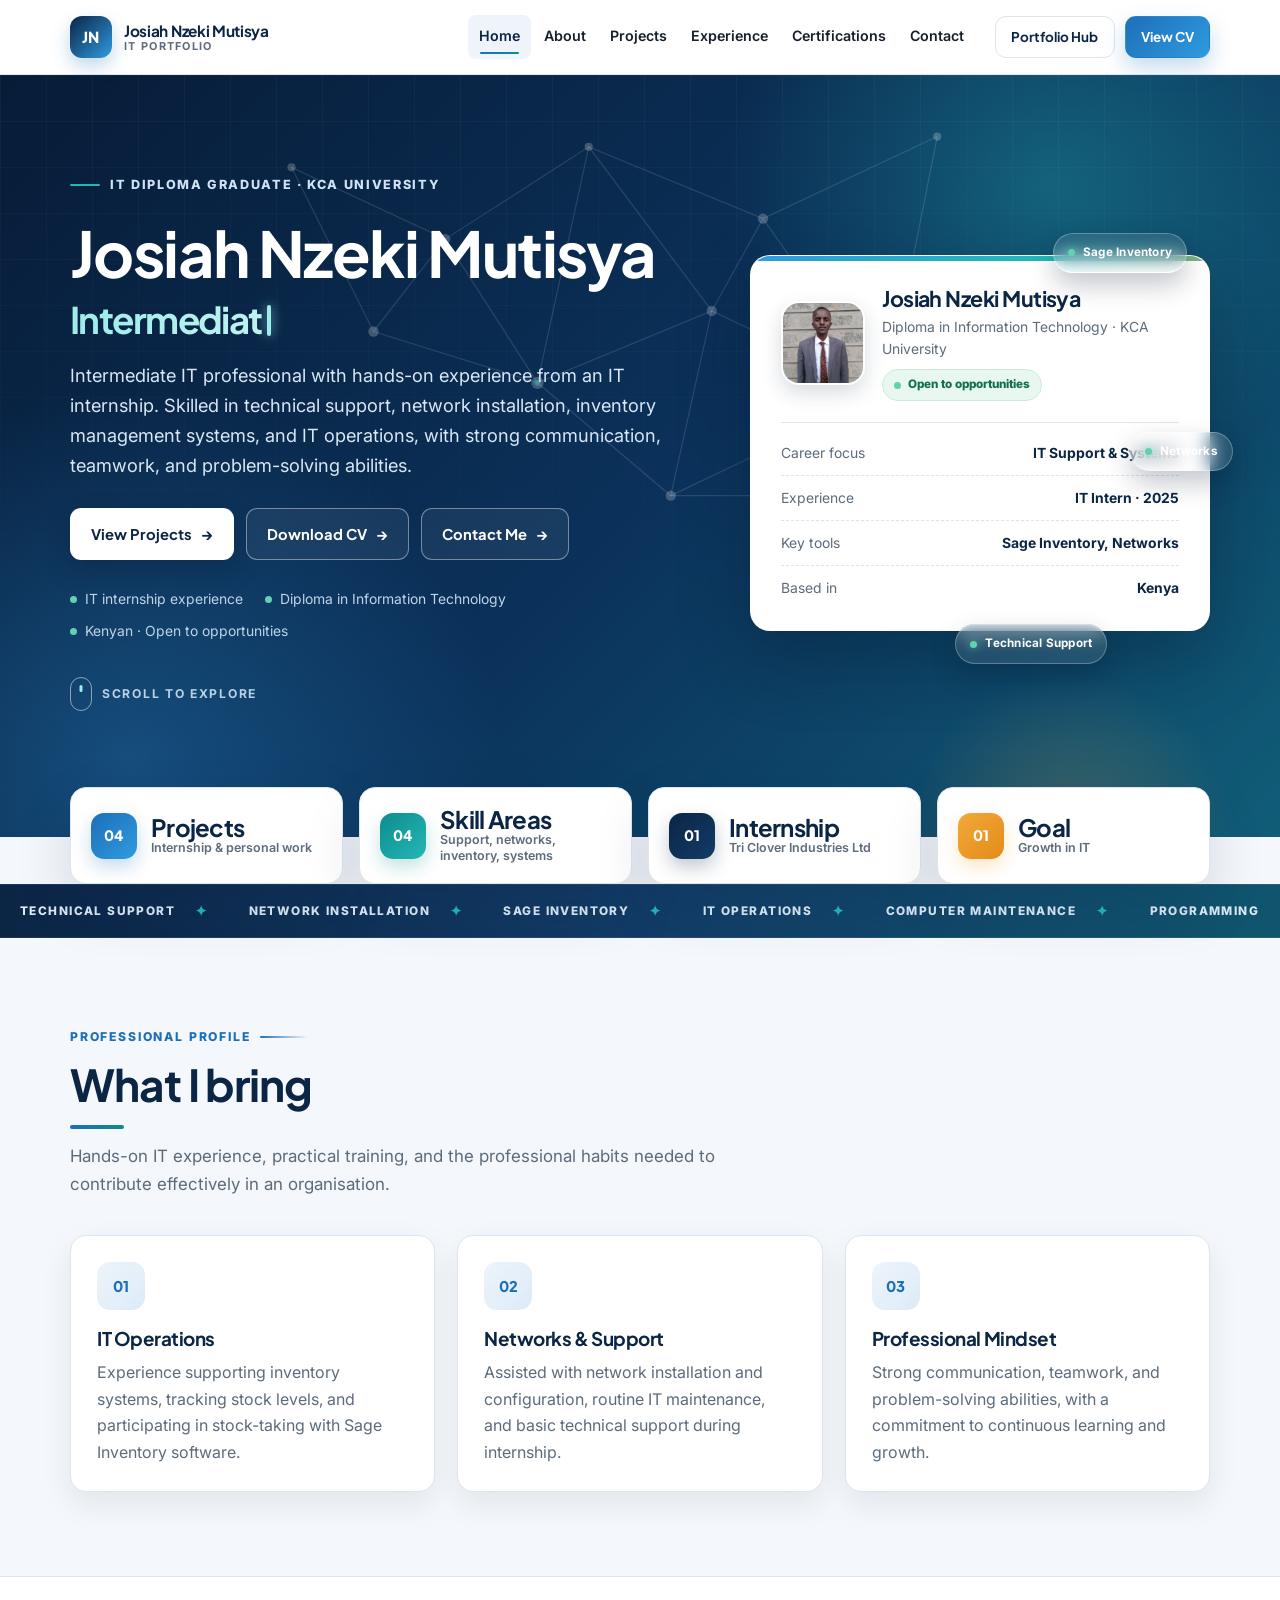
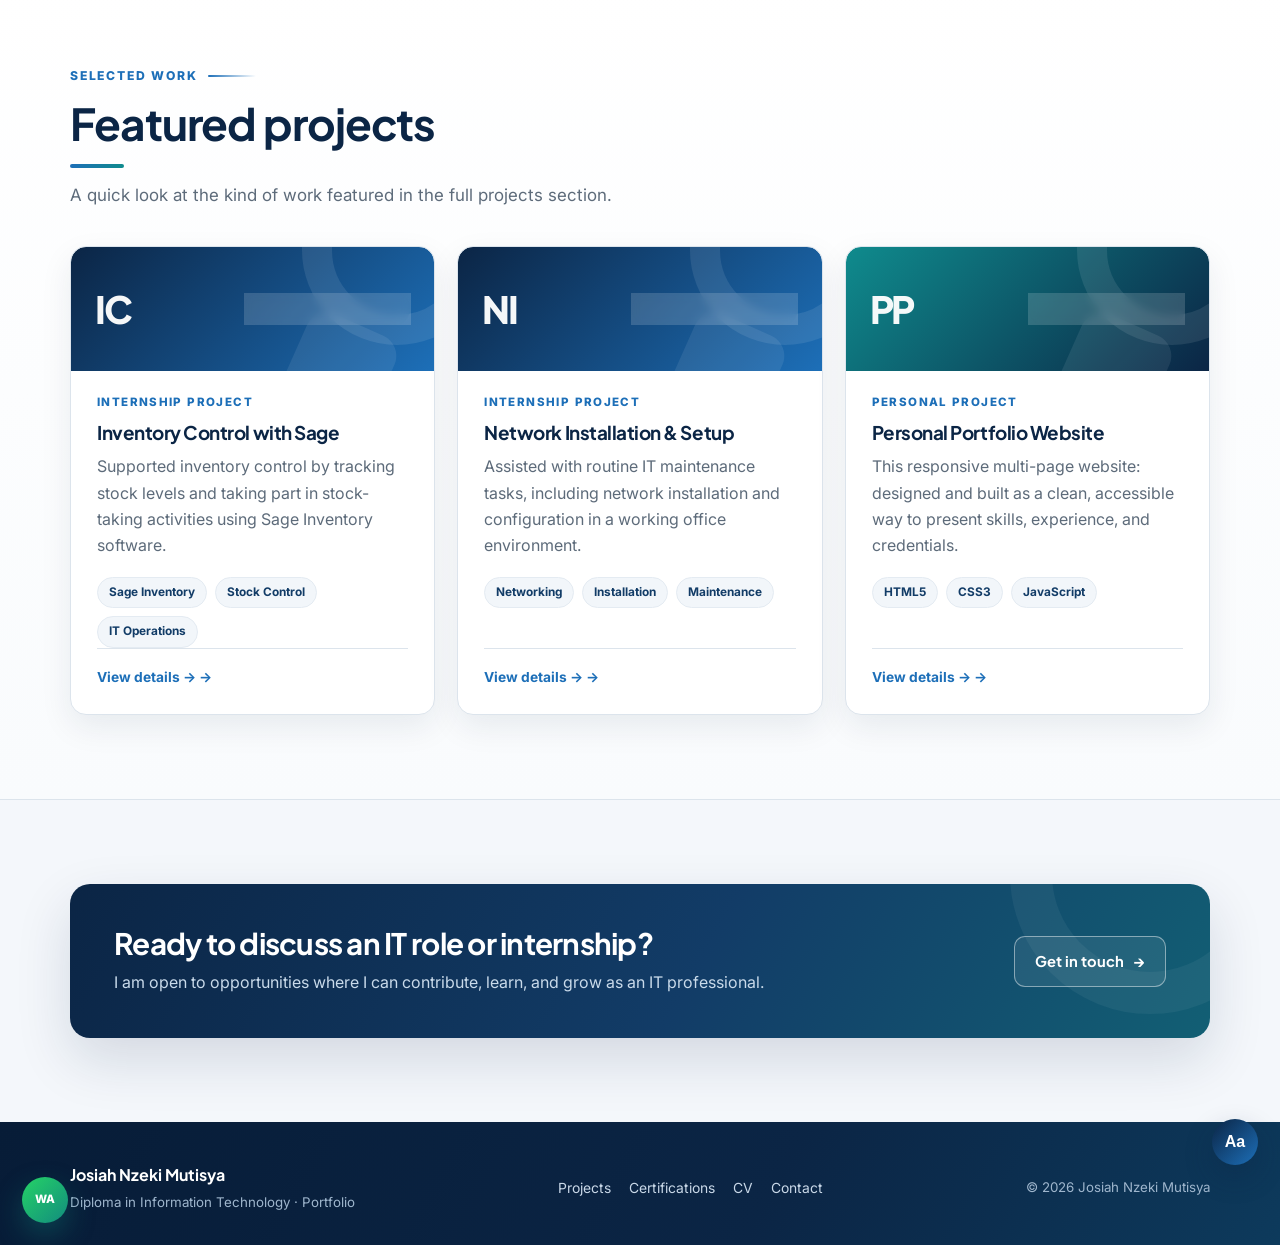
<file: index.html>
<!DOCTYPE html>
<html lang="en">
<head>
  <script>
    (function () {
      try {
        var contrast = localStorage.getItem("portfolio-contrast");
        if (contrast) document.documentElement.dataset.contrast = contrast;
        var size = localStorage.getItem("portfolio-text-size");
        if (size) document.documentElement.style.fontSize = size;
      } catch (e) {}
    })();
  </script>
  <meta charset="UTF-8">
  <meta name="viewport" content="width=device-width, initial-scale=1.0">
  <title>Josiah Nzeki Mutisya | Intermediate IT Professional</title>
  <meta name="description" content="Professional portfolio of Josiah Nzeki Mutisya, Diploma in Information Technology graduate from KCA University. Explore projects, experience, qualifications, and contact details.">
  <link rel="manifest" href="manifest.webmanifest">
  <meta name="theme-color" content="#0b2545">
  <meta name="apple-mobile-web-app-capable" content="yes">
  <meta name="apple-mobile-web-app-status-bar-style" content="black-translucent">
  <link rel="canonical" href="https://joejoris.github.io/Josiah-Nzeki/">
  <link rel="apple-touch-icon" href="assets/apple-touch-icon.png">
  <meta property="og:type" content="website">
  <meta property="og:site_name" content="Josiah Nzeki Mutisya | IT Portfolio">
  <meta property="og:title" content="Josiah Nzeki Mutisya | Intermediate IT Professional">
  <meta property="og:description" content="Professional portfolio of Josiah Nzeki Mutisya, Diploma in Information Technology graduate from KCA University. Explore projects, experience, qualifications, and contact details.">
  <meta property="og:url" content="https://joejoris.github.io/Josiah-Nzeki/">
  <meta property="og:image" content="https://joejoris.github.io/Josiah-Nzeki/assets/og-image.jpg">
  <meta property="og:image:width" content="1200">
  <meta property="og:image:height" content="630">
  <meta name="twitter:card" content="summary_large_image">
  <meta name="twitter:title" content="Josiah Nzeki Mutisya | Intermediate IT Professional">
  <meta name="twitter:description" content="Professional portfolio of Josiah Nzeki Mutisya, Diploma in Information Technology graduate from KCA University. Explore projects, experience, qualifications, and contact details.">
  <meta name="twitter:image" content="https://joejoris.github.io/Josiah-Nzeki/assets/og-image.jpg">
  <script type="application/ld+json">
{
  "@context": "https://schema.org",
  "@type": "Person",
  "name": "Josiah Nzeki Mutisya",
  "jobTitle": "Intermediate IT Professional",
  "email": "mailto:josiahnzeki456@gmail.com",
  "telephone": "0740471975",
  "url": "https://joejoris.github.io/Josiah-Nzeki/",
  "image": "https://joejoris.github.io/Josiah-Nzeki/assets/profile.jpg",
  "alumniOf": {
    "@type": "CollegeOrUniversity",
    "name": "KCA University"
  },
  "knowsAbout": [
    "Technical Support",
    "Network Installation",
    "Sage Inventory",
    "IT Operations",
    "Computer Maintenance"
  ]
}
  </script>
  <link rel="icon" href="assets/favicon.svg" type="image/svg+xml">
  <link rel="stylesheet" href="css/style.css">
  <script src="js/main.js" defer></script>
</head>
<body>
  <a class="skip-link" href="#main-content">Skip to main content</a>

  <header class="site-header">
    <div class="nav-container">
      <a class="brand" href="index.html" aria-label="Josiah Nzeki Mutisya home">
        <span class="brand-mark">JN</span>
        <span class="brand-text"><strong>Josiah Nzeki Mutisya</strong><span>IT Portfolio</span></span>
      </a>

      <button class="menu-toggle" type="button" aria-label="Open navigation menu" aria-expanded="false" aria-controls="primary-navigation">&#9776;</button>

      <nav class="nav-links" id="primary-navigation" aria-label="Primary navigation">
        <a href="index.html" data-page="index.html">Home</a>
        <a href="about.html" data-page="about.html">About</a>
        <a href="projects.html" data-page="projects.html">Projects</a>
        <a href="experience.html" data-page="experience.html">Experience</a>
        <a href="certifications.html" data-page="certifications.html">Certifications</a>
        <a href="contact.html" data-page="contact.html">Contact</a>
      
        <a class="mobile-only" href="cv.html" data-page="cv.html">View CV</a>
        <a class="mobile-only" href="portfolio.html" data-page="portfolio.html">Portfolio Hub</a>
</nav>

      <div class="nav-actions">
        <a class="btn btn-outline btn-small" href="portfolio.html">Portfolio Hub</a>
        <a class="btn btn-primary btn-small" href="cv.html">View CV</a>
      </div>
    </div>
  </header>

  <main id="main-content">
    <section class="hero">
      <div class="container hero-grid">
        <div>
          <span class="eyebrow">IT Diploma Graduate &middot; KCA University</span>
          <h1>Josiah Nzeki Mutisya <span class="hero-role"><span id="typing-text">Intermediate IT professional.</span><i class="type-caret" aria-hidden="true"></i></span></h1>
          <p class="lead">Intermediate IT professional with hands-on experience from an IT internship. Skilled in technical support, network installation, inventory management systems, and IT operations, with strong communication, teamwork, and problem-solving abilities.</p>

          <div class="hero-actions">
            <a class="btn btn-primary" href="projects.html">View Projects</a>
            <a class="btn btn-outline" href="assets/Josiah_Nzeki_Mutisya_CV.pdf" download>Download CV</a>
            <a class="btn btn-outline" href="contact.html">Contact Me</a>
          </div>

          <div class="hero-meta">
            <span><i class="dot" aria-hidden="true"></i> IT internship experience</span>
            <span><i class="dot" aria-hidden="true"></i> Diploma in Information Technology</span>
            <span><i class="dot" aria-hidden="true"></i> Kenyan &middot; Open to opportunities</span>
          </div>

          <a class="scroll-cue" href="#highlights" aria-label="Scroll to portfolio highlights"><span aria-hidden="true"></span> Scroll to explore</a>
        </div>

        <aside class="profile-card" aria-label="Profile summary">
          <div class="profile-top">
            <img src="assets/profile.jpg" alt="Portrait of Josiah Nzeki Mutisya" class="avatar" width="84" height="84" fetchpriority="high">
            <div>
              <h2>Josiah Nzeki Mutisya</h2>
              <p>Diploma in Information Technology &middot; KCA University</p>
              <span class="status"><i class="dot" aria-hidden="true"></i> Open to opportunities</span>
            </div>
          </div>

          <div class="fact-list">
            <div class="fact-row"><span>Career focus</span><span>IT Support &amp; Systems</span></div>
            <div class="fact-row"><span>Experience</span><span>IT Intern &middot; 2025</span></div>
            <div class="fact-row"><span>Key tools</span><span>Sage Inventory, Networks</span></div>
            <div class="fact-row"><span>Based in</span><span>Kenya</span></div>
          </div>
        </aside>

        <div class="hero-floats" aria-hidden="true">
          <span class="float-chip chip-a">Sage Inventory</span>
          <span class="float-chip chip-b">Networks</span>
          <span class="float-chip chip-c">Technical Support</span>
        </div>
      </div>
    </section>

    <section class="stats-strip" id="highlights" aria-label="Portfolio highlights">
      <div class="container stats-grid">
        <div class="stat-card reveal">
          <div class="stat-icon">04</div>
          <div><strong>Projects</strong><span>Internship &amp; personal work</span></div>
        </div>
        <div class="stat-card reveal">
          <div class="stat-icon">04</div>
          <div><strong>Skill Areas</strong><span>Support, networks, inventory, systems</span></div>
        </div>
        <div class="stat-card reveal">
          <div class="stat-icon">01</div>
          <div><strong>Internship</strong><span>Tri Clover Industries Ltd</span></div>
        </div>
        <div class="stat-card reveal">
          <div class="stat-icon">01</div>
          <div><strong>Goal</strong><span>Growth in IT</span></div>
        </div>
      </div>
    </section>

    <section class="section">
      <div class="container">
        <div class="section-heading reveal">
          <span class="kicker">Professional Profile</span>
          <h2>What I bring</h2>
          <p>Hands-on IT experience, practical training, and the professional habits needed to contribute effectively in an organisation.</p>
        </div>

        <div class="grid grid-3">
          <article class="card reveal">
            <div class="card-icon">01</div>
            <h3>IT Operations</h3>
            <p>Experience supporting inventory systems, tracking stock levels, and participating in stock-taking with Sage Inventory software.</p>
          </article>

          <article class="card reveal">
            <div class="card-icon">02</div>
            <h3>Networks &amp; Support</h3>
            <p>Assisted with network installation and configuration, routine IT maintenance, and basic technical support during internship.</p>
          </article>

          <article class="card reveal">
            <div class="card-icon">03</div>
            <h3>Professional Mindset</h3>
            <p>Strong communication, teamwork, and problem-solving abilities, with a commitment to continuous learning and growth.</p>
          </article>
        </div>
      </div>
    </section>

    <section class="section section-alt">
      <div class="container">
        <div class="section-heading reveal">
          <span class="kicker">Selected Work</span>
          <h2>Featured projects</h2>
          <p>A quick look at the kind of work featured in the full projects section.</p>
        </div>

        <div class="grid grid-3">
          <article class="card project-card reveal" data-category="internship">
            <div class="project-meta">Internship Project</div>
            <h3>Inventory Control with Sage</h3>
            <p>Supported inventory control by tracking stock levels and taking part in stock-taking activities using Sage Inventory software.</p>
            <div class="tag-list"><span class="tag">Sage Inventory</span><span class="tag">Stock Control</span><span class="tag">IT Operations</span></div>
            <div class="project-links"><a href="project-sage-inventory.html">View details &rarr;</a></div>
          </article>

          <article class="card project-card reveal" data-category="internship">
            <div class="project-meta">Internship Project</div>
            <h3>Network Installation &amp; Setup</h3>
            <p>Assisted with routine IT maintenance tasks, including network installation and configuration in a working office environment.</p>
            <div class="tag-list"><span class="tag">Networking</span><span class="tag">Installation</span><span class="tag">Maintenance</span></div>
            <div class="project-links"><a href="project-network-installation.html">View details &rarr;</a></div>
          </article>

          <article class="card project-card reveal" data-category="personal">
            <div class="project-meta">Personal Project</div>
            <h3>Personal Portfolio Website</h3>
            <p>This responsive multi-page website: designed and built as a clean, accessible way to present skills, experience, and credentials.</p>
            <div class="tag-list"><span class="tag">HTML5</span><span class="tag">CSS3</span><span class="tag">JavaScript</span></div>
            <div class="project-links"><a href="projects.html">View details &rarr;</a></div>
          </article>
        </div>
      </div>
    </section>

    <section class="section">
      <div class="container">
        <div class="cta-band reveal">
          <div>
            <h2>Ready to discuss an IT role or internship?</h2>
            <p>I am open to opportunities where I can contribute, learn, and grow as an IT professional.</p>
          </div>
          <a class="btn btn-outline" href="contact.html">Get in touch</a>
        </div>
      </div>
    </section>
  </main>

  <footer class="site-footer">
    <div class="container footer-inner">
      <div>
        <strong>Josiah Nzeki Mutisya</strong>
        <small>Diploma in Information Technology &middot; Portfolio</small>
      </div>
      <div class="footer-links">
        <a href="projects.html">Projects</a>
        <a href="certifications.html">Certifications</a>
        <a href="cv.html">CV</a>
        <a href="contact.html">Contact</a>
      </div>
      <small>&copy; <span id="year">2026</span> Josiah Nzeki Mutisya</small>
    </div>
  </footer>
</body>
</html>
</file>
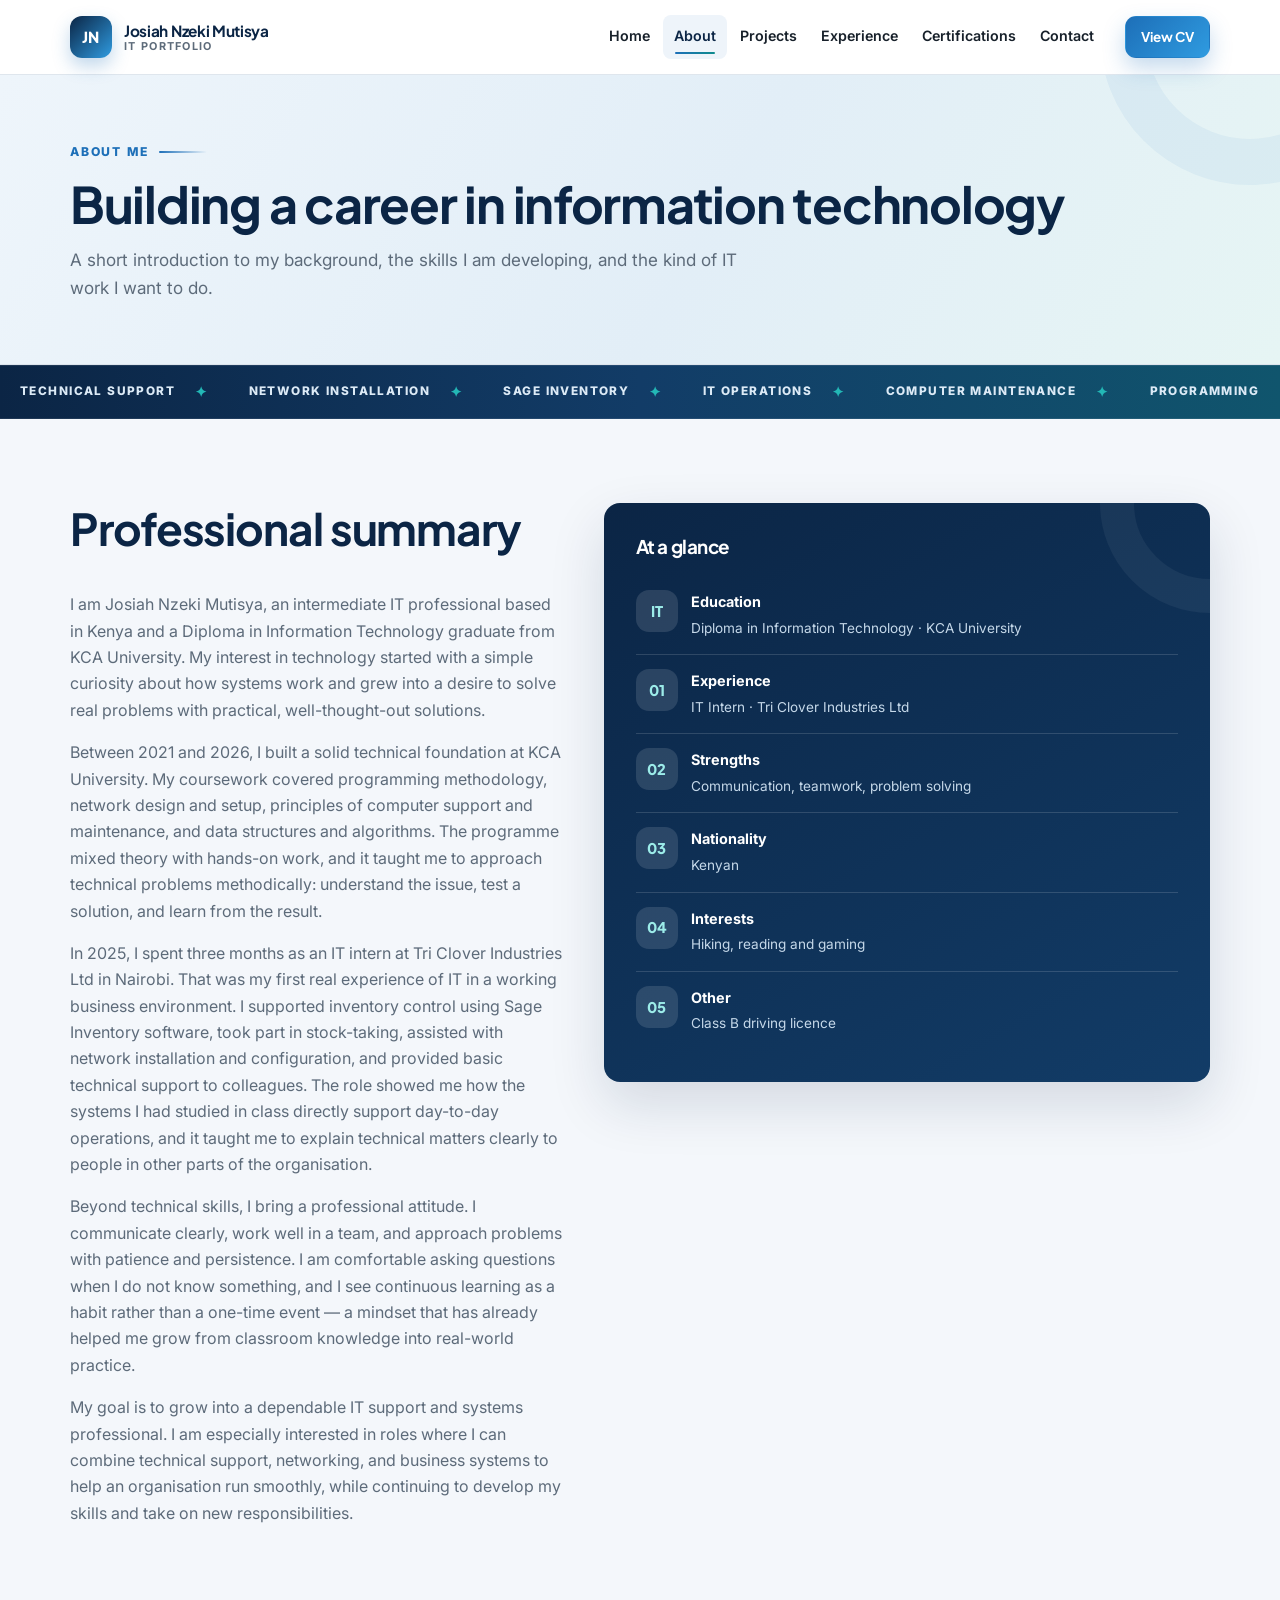
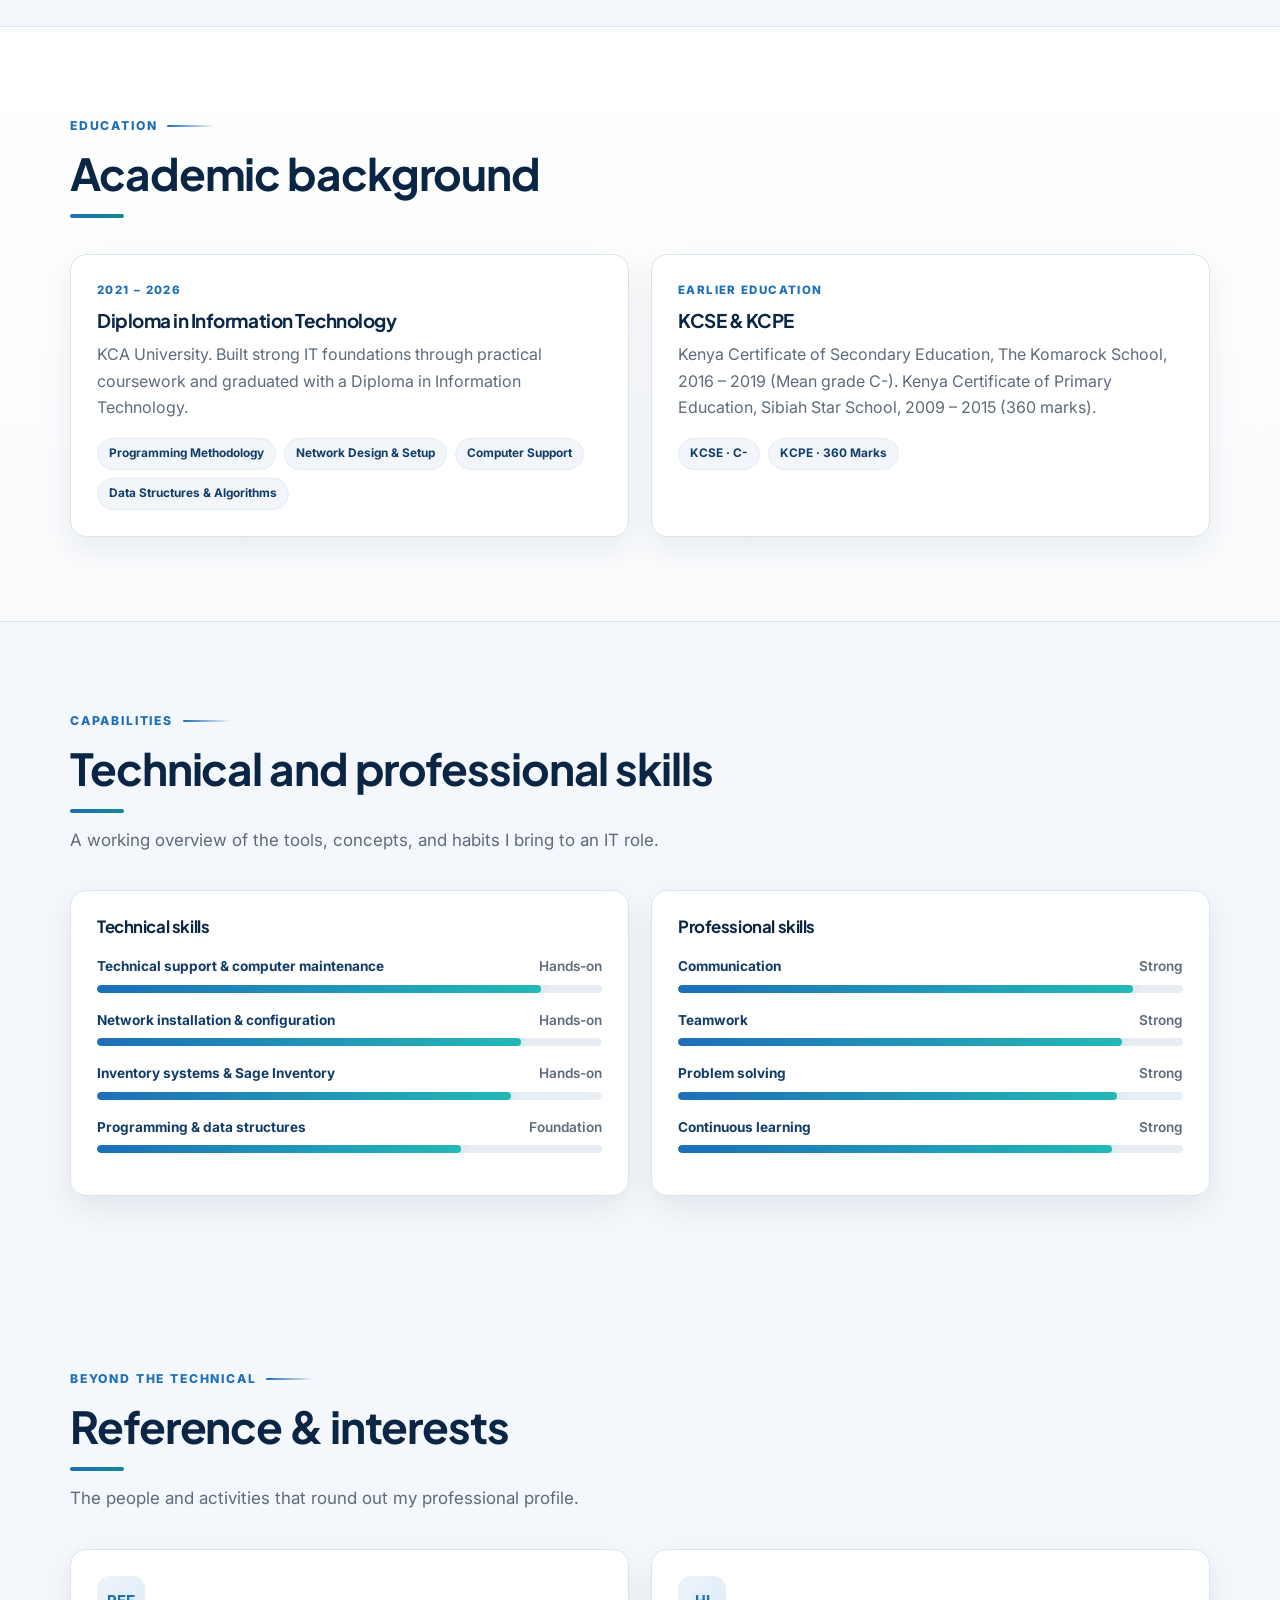
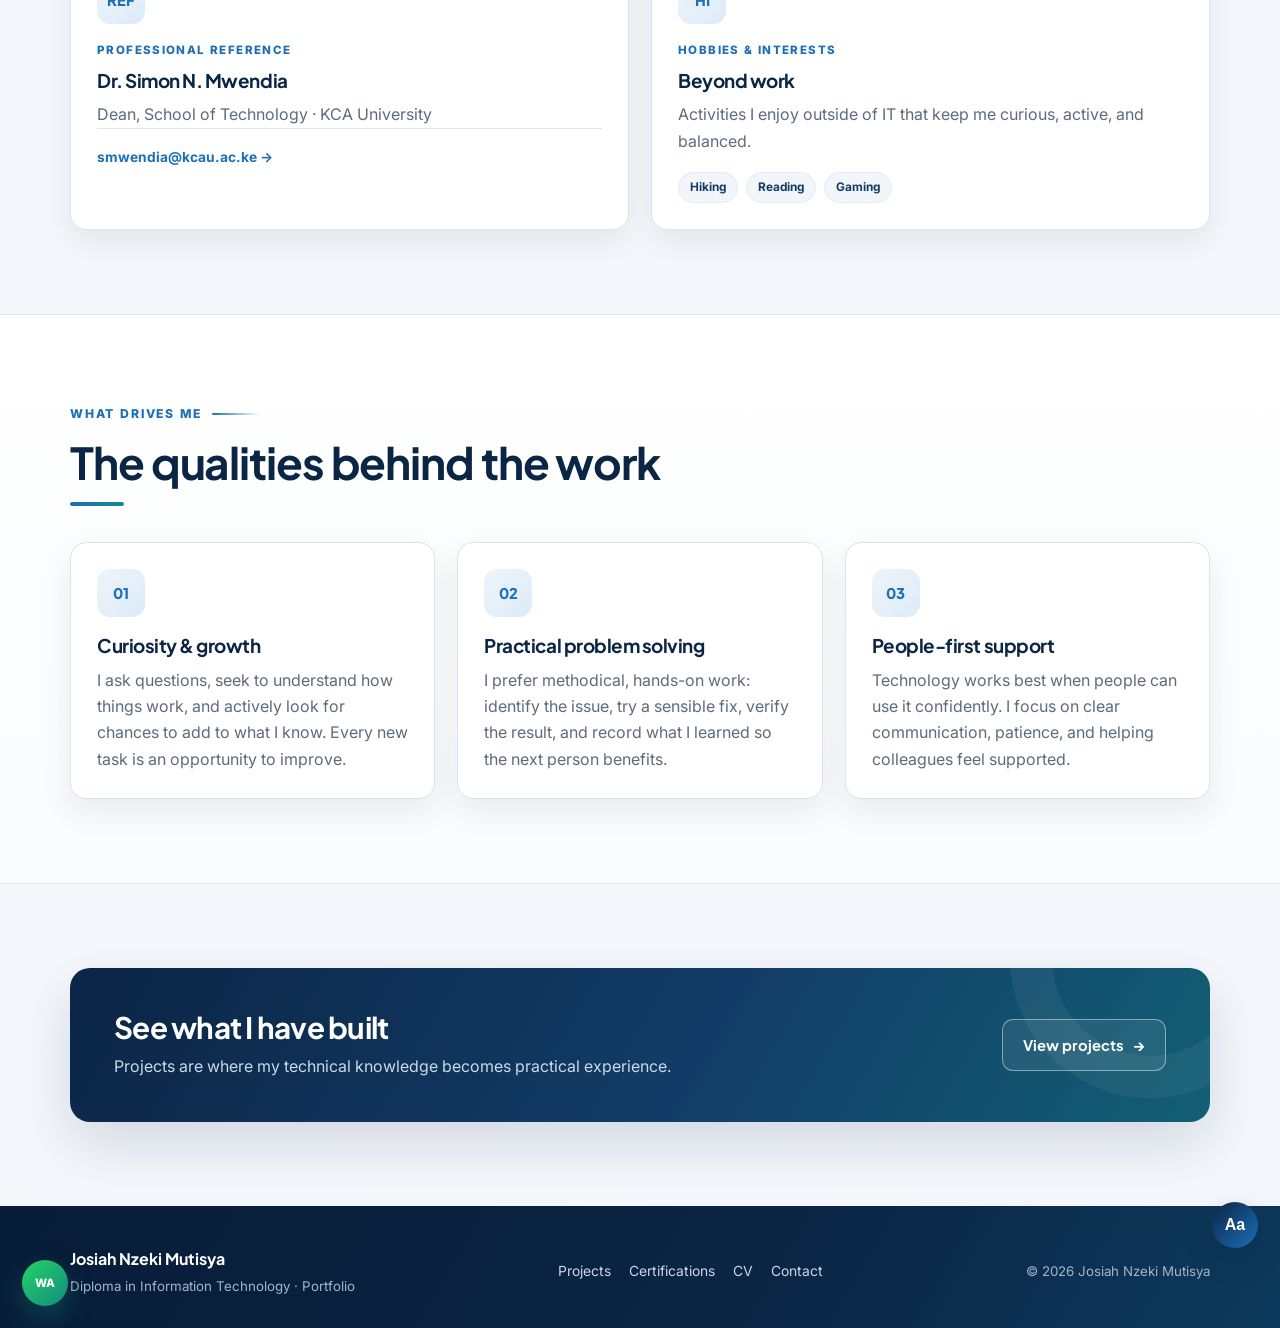
<file: about.html>
<!DOCTYPE html>
<html lang="en">
<head>
  <script>
    (function () {
      try {
        var contrast = localStorage.getItem("portfolio-contrast");
        if (contrast) document.documentElement.dataset.contrast = contrast;
        var size = localStorage.getItem("portfolio-text-size");
        if (size) document.documentElement.style.fontSize = size;
      } catch (e) {}
    })();
  </script>
  <meta charset="UTF-8">
  <meta name="viewport" content="width=device-width, initial-scale=1.0">
  <title>About | Josiah Nzeki Mutisya</title>
  <meta name="description" content="Learn about Josiah Nzeki Mutisya, KCA University IT graduate, his internship experience, technical skills, and career goals.">
  <link rel="manifest" href="manifest.webmanifest">
  <meta name="theme-color" content="#0b2545">
  <meta name="apple-mobile-web-app-capable" content="yes">
  <meta name="apple-mobile-web-app-status-bar-style" content="black-translucent">
  <link rel="canonical" href="https://joejoris.github.io/Josiah-Nzeki/about.html">
  <link rel="apple-touch-icon" href="assets/apple-touch-icon.png">
  <meta property="og:type" content="website">
  <meta property="og:site_name" content="Josiah Nzeki Mutisya | IT Portfolio">
  <meta property="og:title" content="About | Josiah Nzeki Mutisya">
  <meta property="og:description" content="Learn about Josiah Nzeki Mutisya, KCA University IT graduate, his internship experience, technical skills, and career goals.">
  <meta property="og:url" content="https://joejoris.github.io/Josiah-Nzeki/about.html">
  <meta property="og:image" content="https://joejoris.github.io/Josiah-Nzeki/assets/og-image.jpg">
  <meta property="og:image:width" content="1200">
  <meta property="og:image:height" content="630">
  <meta name="twitter:card" content="summary_large_image">
  <meta name="twitter:title" content="About | Josiah Nzeki Mutisya">
  <meta name="twitter:description" content="Learn about Josiah Nzeki Mutisya, KCA University IT graduate, his internship experience, technical skills, and career goals.">
  <meta name="twitter:image" content="https://joejoris.github.io/Josiah-Nzeki/assets/og-image.jpg">
  <link rel="icon" href="assets/favicon.svg" type="image/svg+xml">
  <link rel="stylesheet" href="css/style.css">
  <script src="js/main.js" defer></script>
</head>
<body>
  <a class="skip-link" href="#main-content">Skip to main content</a>

  <header class="site-header">
    <div class="nav-container">
      <a class="brand" href="index.html" aria-label="Josiah Nzeki Mutisya home">
        <span class="brand-mark">JN</span>
        <span class="brand-text"><strong>Josiah Nzeki Mutisya</strong><span>IT Portfolio</span></span>
      </a>
      <button class="menu-toggle" type="button" aria-label="Open navigation menu" aria-expanded="false" aria-controls="primary-navigation">&#9776;</button>
      <nav class="nav-links" id="primary-navigation" aria-label="Primary navigation">
        <a href="index.html" data-page="index.html">Home</a>
        <a href="about.html" data-page="about.html">About</a>
        <a href="projects.html" data-page="projects.html">Projects</a>
        <a href="experience.html" data-page="experience.html">Experience</a>
        <a href="certifications.html" data-page="certifications.html">Certifications</a>
        <a href="contact.html" data-page="contact.html">Contact</a>
      
        <a class="mobile-only" href="cv.html" data-page="cv.html">View CV</a>
        <a class="mobile-only" href="portfolio.html" data-page="portfolio.html">Portfolio Hub</a>
</nav>
      <div class="nav-actions"><a class="btn btn-primary btn-small" href="cv.html">View CV</a></div>
    </div>
  </header>

  <main id="main-content">
    <section class="page-intro">
      <div class="container">
        <span class="kicker">About Me</span>
        <h1>Building a career in information technology</h1>
        <p>A short introduction to my background, the skills I am developing, and the kind of IT work I want to do.</p>
      </div>
    </section>

    <section class="section">
      <div class="container split">
        <div class="prose reveal">
          <h2>Professional summary</h2>
          <p>I am Josiah Nzeki Mutisya, an intermediate IT professional based in Kenya and a Diploma in Information Technology graduate from KCA University. My interest in technology started with a simple curiosity about how systems work and grew into a desire to solve real problems with practical, well-thought-out solutions.</p>
          <p>Between 2021 and 2026, I built a solid technical foundation at KCA University. My coursework covered programming methodology, network design and setup, principles of computer support and maintenance, and data structures and algorithms. The programme mixed theory with hands-on work, and it taught me to approach technical problems methodically: understand the issue, test a solution, and learn from the result.</p>
          <p>In 2025, I spent three months as an IT intern at Tri Clover Industries Ltd in Nairobi. That was my first real experience of IT in a working business environment. I supported inventory control using Sage Inventory software, took part in stock-taking, assisted with network installation and configuration, and provided basic technical support to colleagues. The role showed me how the systems I had studied in class directly support day-to-day operations, and it taught me to explain technical matters clearly to people in other parts of the organisation.</p>
          <p>Beyond technical skills, I bring a professional attitude. I communicate clearly, work well in a team, and approach problems with patience and persistence. I am comfortable asking questions when I do not know something, and I see continuous learning as a habit rather than a one-time event — a mindset that has already helped me grow from classroom knowledge into real-world practice.</p>
          <p>My goal is to grow into a dependable IT support and systems professional. I am especially interested in roles where I can combine technical support, networking, and business systems to help an organisation run smoothly, while continuing to develop my skills and take on new responsibilities.</p>
        </div>

        <aside class="info-panel reveal">
          <h3>At a glance</h3>
          <div class="info-row">
            <div class="card-icon">IT</div>
            <div><strong>Education</strong><span>Diploma in Information Technology &middot; KCA University</span></div>
          </div>
          <div class="info-row">
            <div class="card-icon">01</div>
            <div><strong>Experience</strong><span>IT Intern &middot; Tri Clover Industries Ltd</span></div>
          </div>
          <div class="info-row">
            <div class="card-icon">02</div>
            <div><strong>Strengths</strong><span>Communication, teamwork, problem solving</span></div>
          </div>
          <div class="info-row">
            <div class="card-icon">03</div>
            <div><strong>Nationality</strong><span>Kenyan</span></div>
          </div>
          <div class="info-row">
            <div class="card-icon">04</div>
            <div><strong>Interests</strong><span>Hiking, reading and gaming</span></div>
          </div>
          <div class="info-row">
            <div class="card-icon">05</div>
            <div><strong>Other</strong><span>Class B driving licence</span></div>
          </div>
        </aside>
      </div>
    </section>

    <section class="section section-alt">
      <div class="container">
        <div class="section-heading reveal">
          <span class="kicker">Education</span>
          <h2>Academic background</h2>
        </div>

        <div class="grid grid-2">
          <article class="card reveal">
            <div class="project-meta">2021 &ndash; 2026</div>
            <h3>Diploma in Information Technology</h3>
            <p>KCA University. Built strong IT foundations through practical coursework and graduated with a Diploma in Information Technology.</p>
            <div class="tag-list">
              <span class="tag">Programming Methodology</span>
              <span class="tag">Network Design &amp; Setup</span>
              <span class="tag">Computer Support</span>
              <span class="tag">Data Structures &amp; Algorithms</span>
            </div>
          </article>

          <article class="card reveal">
            <div class="project-meta">Earlier Education</div>
            <h3>KCSE &amp; KCPE</h3>
            <p>Kenya Certificate of Secondary Education, The Komarock School, 2016 &ndash; 2019 (Mean grade C-). Kenya Certificate of Primary Education, Sibiah Star School, 2009 &ndash; 2015 (360 marks).</p>
            <div class="tag-list">
              <span class="tag">KCSE &middot; C-</span>
              <span class="tag">KCPE &middot; 360 Marks</span>
            </div>
          </article>
        </div>
      </div>
    </section>

    <section class="section">
      <div class="container">
        <div class="section-heading reveal">
          <span class="kicker">Capabilities</span>
          <h2>Technical and professional skills</h2>
          <p>A working overview of the tools, concepts, and habits I bring to an IT role.</p>
        </div>

        <div class="grid grid-2">
          <div class="card reveal">
            <div class="skill-group">
              <h3>Technical skills</h3>
              <div class="skill-item">
                <div class="skill-label"><span>Technical support &amp; computer maintenance</span><span>Hands-on</span></div>
                <div class="bar"><span style="width: 88%"></span></div>
              </div>
              <div class="skill-item">
                <div class="skill-label"><span>Network installation &amp; configuration</span><span>Hands-on</span></div>
                <div class="bar"><span style="width: 84%"></span></div>
              </div>
              <div class="skill-item">
                <div class="skill-label"><span>Inventory systems &amp; Sage Inventory</span><span>Hands-on</span></div>
                <div class="bar"><span style="width: 82%"></span></div>
              </div>
              <div class="skill-item">
                <div class="skill-label"><span>Programming &amp; data structures</span><span>Foundation</span></div>
                <div class="bar"><span style="width: 72%"></span></div>
              </div>
            </div>
          </div>

          <div class="card reveal">
            <div class="skill-group">
              <h3>Professional skills</h3>
              <div class="skill-item">
                <div class="skill-label"><span>Communication</span><span>Strong</span></div>
                <div class="bar"><span style="width: 90%"></span></div>
              </div>
              <div class="skill-item">
                <div class="skill-label"><span>Teamwork</span><span>Strong</span></div>
                <div class="bar"><span style="width: 88%"></span></div>
              </div>
              <div class="skill-item">
                <div class="skill-label"><span>Problem solving</span><span>Strong</span></div>
                <div class="bar"><span style="width: 87%"></span></div>
              </div>
              <div class="skill-item">
                <div class="skill-label"><span>Continuous learning</span><span>Strong</span></div>
                <div class="bar"><span style="width: 86%"></span></div>
              </div>
            </div>
          </div>
        </div>
      </div>
    </section>

    <section class="section">
      <div class="container">
        <div class="section-heading reveal">
          <span class="kicker">Beyond the Technical</span>
          <h2>Reference &amp; interests</h2>
          <p>The people and activities that round out my professional profile.</p>
        </div>

        <div class="grid grid-2">
          <article class="card reveal">
            <div class="card-icon">REF</div>
            <div class="project-meta">Professional Reference</div>
            <h3>Dr. Simon N. Mwendia</h3>
            <p>Dean, School of Technology &middot; KCA University</p>
            <div class="project-links"><a href="mailto:smwendia@kcau.ac.ke">smwendia@kcau.ac.ke</a></div>
          </article>

          <article class="card reveal">
            <div class="card-icon">HI</div>
            <div class="project-meta">Hobbies &amp; Interests</div>
            <h3>Beyond work</h3>
            <p>Activities I enjoy outside of IT that keep me curious, active, and balanced.</p>
            <div class="tag-list">
              <span class="tag">Hiking</span>
              <span class="tag">Reading</span>
              <span class="tag">Gaming</span>
            </div>
          </article>
        </div>
      </div>
    </section>

    <section class="section section-alt">
      <div class="container">
        <div class="section-heading reveal">
          <span class="kicker">What Drives Me</span>
          <h2>The qualities behind the work</h2>
        </div>

        <div class="grid grid-3">
          <article class="card reveal">
            <div class="card-icon">01</div>
            <h3>Curiosity &amp; growth</h3>
            <p>I ask questions, seek to understand how things work, and actively look for chances to add to what I know. Every new task is an opportunity to improve.</p>
          </article>
          <article class="card reveal">
            <div class="card-icon">02</div>
            <h3>Practical problem solving</h3>
            <p>I prefer methodical, hands-on work: identify the issue, try a sensible fix, verify the result, and record what I learned so the next person benefits.</p>
          </article>
          <article class="card reveal">
            <div class="card-icon">03</div>
            <h3>People-first support</h3>
            <p>Technology works best when people can use it confidently. I focus on clear communication, patience, and helping colleagues feel supported.</p>
          </article>
        </div>
      </div>
    </section>

    <section class="section">
      <div class="container">
        <div class="cta-band reveal">
          <div>
            <h2>See what I have built</h2>
            <p>Projects are where my technical knowledge becomes practical experience.</p>
          </div>
          <a class="btn btn-outline" href="projects.html">View projects</a>
        </div>
      </div>
    </section>
  </main>

  <footer class="site-footer">
    <div class="container footer-inner">
      <div><strong>Josiah Nzeki Mutisya</strong><small>Diploma in Information Technology &middot; Portfolio</small></div>
      <div class="footer-links"><a href="projects.html">Projects</a><a href="certifications.html">Certifications</a><a href="cv.html">CV</a><a href="contact.html">Contact</a></div>
      <small>&copy; <span id="year">2026</span> Josiah Nzeki Mutisya</small>
    </div>
  </footer>
</body>
</html>
</file>
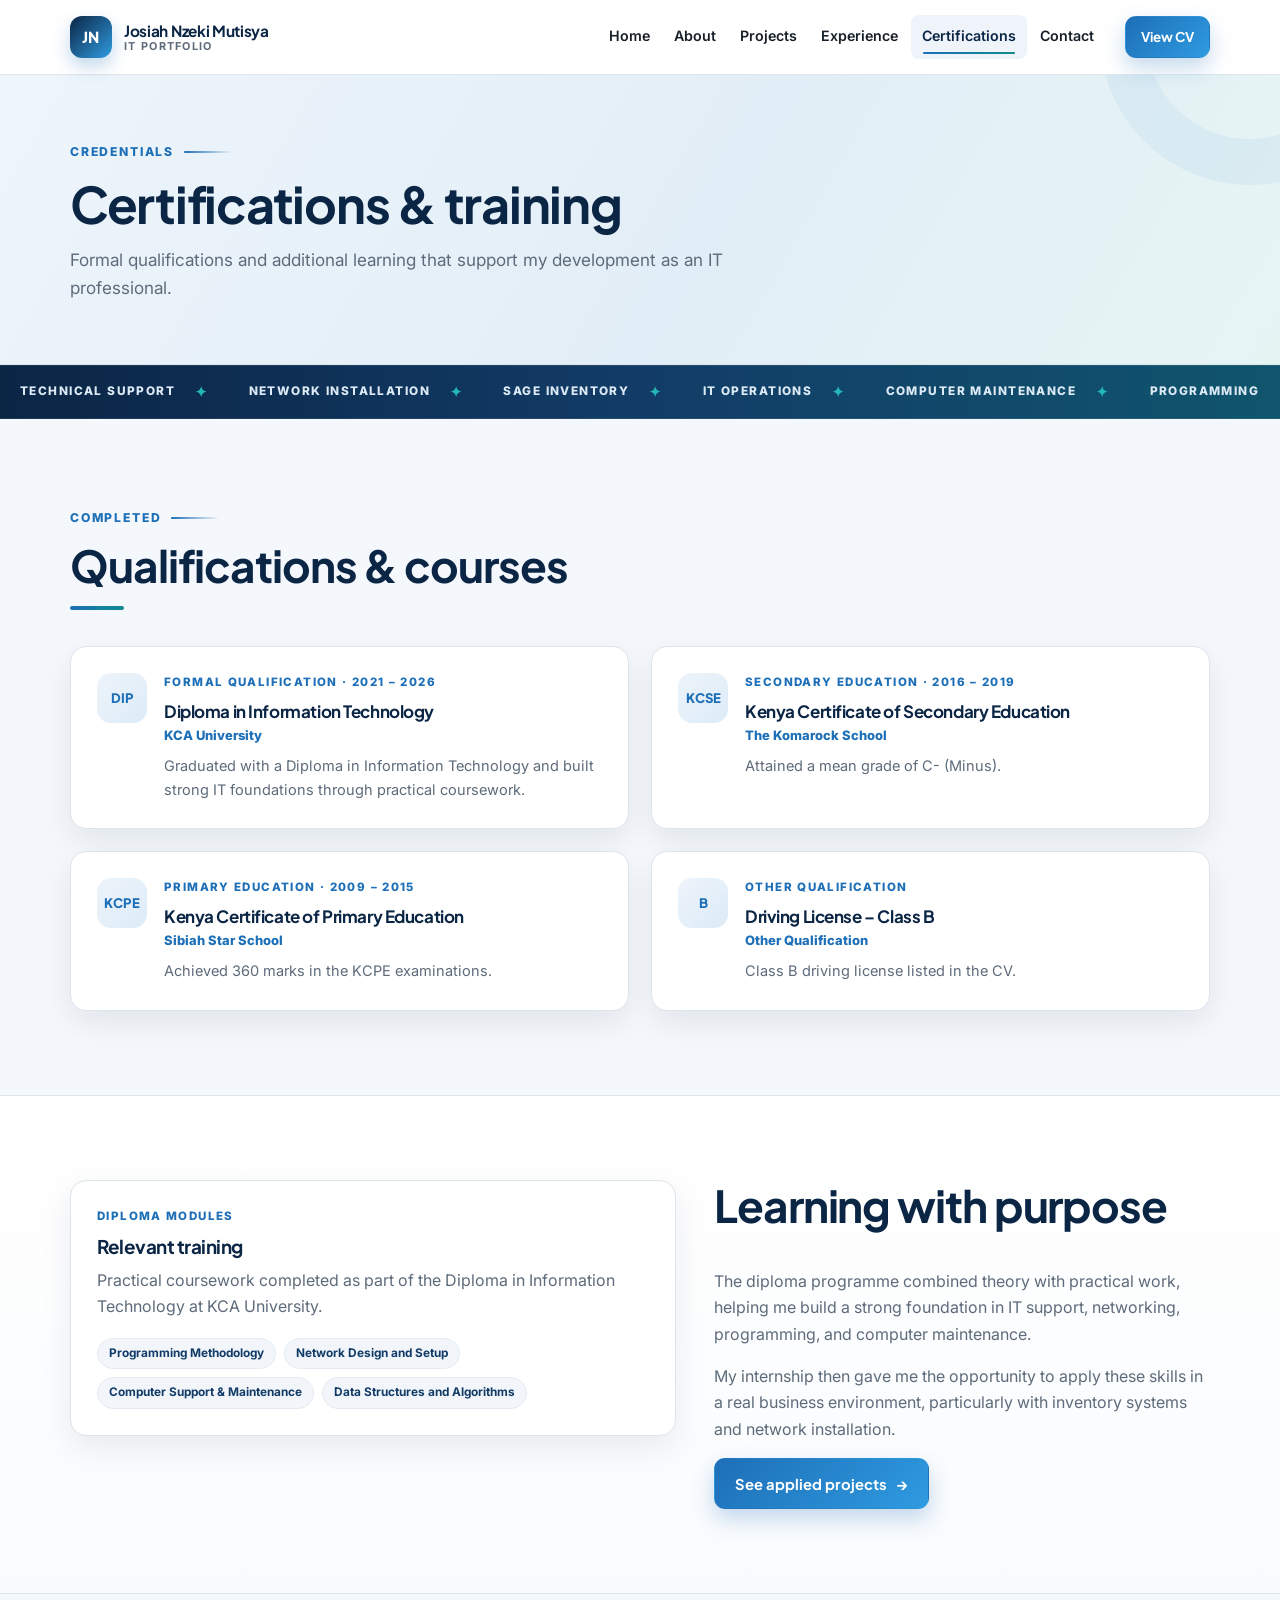
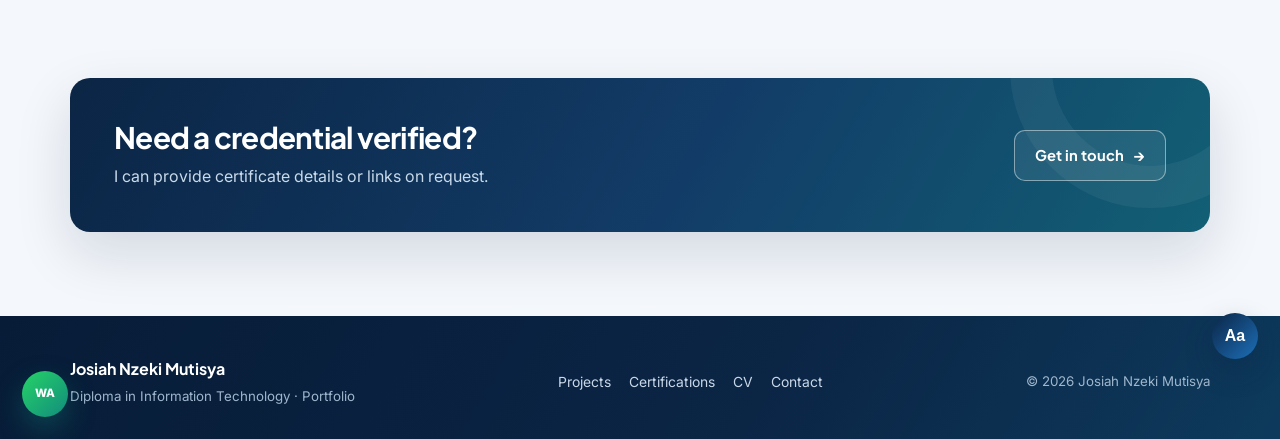
<file: certifications.html>
<!DOCTYPE html>
<html lang="en">
<head>
  <script>
    (function () {
      try {
        var contrast = localStorage.getItem("portfolio-contrast");
        if (contrast) document.documentElement.dataset.contrast = contrast;
        var size = localStorage.getItem("portfolio-text-size");
        if (size) document.documentElement.style.fontSize = size;
      } catch (e) {}
    })();
  </script>
  <meta charset="UTF-8">
  <meta name="viewport" content="width=device-width, initial-scale=1.0">
  <title>Certifications | Josiah Nzeki Mutisya</title>
  <meta name="description" content="Qualifications and training completed by Josiah Nzeki Mutisya, including Diploma in Information Technology, KCSE, KCPE, and Class B driving license.">
  <link rel="manifest" href="manifest.webmanifest">
  <meta name="theme-color" content="#0b2545">
  <meta name="apple-mobile-web-app-capable" content="yes">
  <meta name="apple-mobile-web-app-status-bar-style" content="black-translucent">
  <link rel="canonical" href="https://joejoris.github.io/Josiah-Nzeki/certifications.html">
  <link rel="apple-touch-icon" href="assets/apple-touch-icon.png">
  <meta property="og:type" content="website">
  <meta property="og:site_name" content="Josiah Nzeki Mutisya | IT Portfolio">
  <meta property="og:title" content="Certifications | Josiah Nzeki Mutisya">
  <meta property="og:description" content="Qualifications and training completed by Josiah Nzeki Mutisya, including Diploma in Information Technology, KCSE, KCPE, and Class B driving license.">
  <meta property="og:url" content="https://joejoris.github.io/Josiah-Nzeki/certifications.html">
  <meta property="og:image" content="https://joejoris.github.io/Josiah-Nzeki/assets/og-image.jpg">
  <meta property="og:image:width" content="1200">
  <meta property="og:image:height" content="630">
  <meta name="twitter:card" content="summary_large_image">
  <meta name="twitter:title" content="Certifications | Josiah Nzeki Mutisya">
  <meta name="twitter:description" content="Qualifications and training completed by Josiah Nzeki Mutisya, including Diploma in Information Technology, KCSE, KCPE, and Class B driving license.">
  <meta name="twitter:image" content="https://joejoris.github.io/Josiah-Nzeki/assets/og-image.jpg">
  <link rel="icon" href="assets/favicon.svg" type="image/svg+xml">
  <link rel="stylesheet" href="css/style.css">
  <script src="js/main.js" defer></script>
</head>
<body>
  <a class="skip-link" href="#main-content">Skip to main content</a>

  <header class="site-header">
    <div class="nav-container">
      <a class="brand" href="index.html" aria-label="Josiah Nzeki Mutisya home">
        <span class="brand-mark">JN</span>
        <span class="brand-text"><strong>Josiah Nzeki Mutisya</strong><span>IT Portfolio</span></span>
      </a>
      <button class="menu-toggle" type="button" aria-label="Open navigation menu" aria-expanded="false" aria-controls="primary-navigation">&#9776;</button>
      <nav class="nav-links" id="primary-navigation" aria-label="Primary navigation">
        <a href="index.html" data-page="index.html">Home</a>
        <a href="about.html" data-page="about.html">About</a>
        <a href="projects.html" data-page="projects.html">Projects</a>
        <a href="experience.html" data-page="experience.html">Experience</a>
        <a href="certifications.html" data-page="certifications.html">Certifications</a>
        <a href="contact.html" data-page="contact.html">Contact</a>
      
        <a class="mobile-only" href="cv.html" data-page="cv.html">View CV</a>
        <a class="mobile-only" href="portfolio.html" data-page="portfolio.html">Portfolio Hub</a>
</nav>
      <div class="nav-actions"><a class="btn btn-primary btn-small" href="cv.html">View CV</a></div>
    </div>
  </header>

  <main id="main-content">
    <section class="page-intro">
      <div class="container">
        <span class="kicker">Credentials</span>
        <h1>Certifications &amp; training</h1>
        <p>Formal qualifications and additional learning that support my development as an IT professional.</p>
      </div>
    </section>

    <section class="section">
      <div class="container">
        <div class="section-heading reveal">
          <span class="kicker">Completed</span>
          <h2>Qualifications &amp; courses</h2>
        </div>

        <div class="grid grid-2">
          <article class="card cert-card reveal">
            <div class="cert-badge">DIP</div>
            <div>
              <div class="project-meta">Formal Qualification &middot; 2021 &ndash; 2026</div>
              <h3>Diploma in Information Technology</h3>
              <div class="cert-issuer">KCA University</div>
              <p>Graduated with a Diploma in Information Technology and built strong IT foundations through practical coursework.</p>
            </div>
          </article>

          <article class="card cert-card reveal">
            <div class="cert-badge">KCSE</div>
            <div>
              <div class="project-meta">Secondary Education &middot; 2016 &ndash; 2019</div>
              <h3>Kenya Certificate of Secondary Education</h3>
              <div class="cert-issuer">The Komarock School</div>
              <p>Attained a mean grade of C- (Minus).</p>
            </div>
          </article>

          <article class="card cert-card reveal">
            <div class="cert-badge">KCPE</div>
            <div>
              <div class="project-meta">Primary Education &middot; 2009 &ndash; 2015</div>
              <h3>Kenya Certificate of Primary Education</h3>
              <div class="cert-issuer">Sibiah Star School</div>
              <p>Achieved 360 marks in the KCPE examinations.</p>
            </div>
          </article>

          <article class="card cert-card reveal">
            <div class="cert-badge">B</div>
            <div>
              <div class="project-meta">Other Qualification</div>
              <h3>Driving License &ndash; Class B</h3>
              <div class="cert-issuer">Other Qualification</div>
              <p>Class B driving license listed in the CV.</p>
            </div>
          </article>
        </div>
      </div>
    </section>

    <section class="section section-alt">
      <div class="container split split-reverse">
        <div class="card reveal">
          <div class="project-meta">Diploma Modules</div>
          <h3>Relevant training</h3>
          <p>Practical coursework completed as part of the Diploma in Information Technology at KCA University.</p>
          <div class="tag-list">
            <span class="tag">Programming Methodology</span>
            <span class="tag">Network Design and Setup</span>
            <span class="tag">Computer Support &amp; Maintenance</span>
            <span class="tag">Data Structures and Algorithms</span>
          </div>
        </div>

        <div class="prose reveal">
          <h2>Learning with purpose</h2>
          <p>The diploma programme combined theory with practical work, helping me build a strong foundation in IT support, networking, programming, and computer maintenance.</p>
          <p>My internship then gave me the opportunity to apply these skills in a real business environment, particularly with inventory systems and network installation.</p>
          <a class="btn btn-primary" href="projects.html">See applied projects</a>
        </div>
      </div>
    </section>

    <section class="section">
      <div class="container">
        <div class="cta-band reveal">
          <div>
            <h2>Need a credential verified?</h2>
            <p>I can provide certificate details or links on request.</p>
          </div>
          <a class="btn btn-outline" href="contact.html">Get in touch</a>
        </div>
      </div>
    </section>
  </main>

  <footer class="site-footer">
    <div class="container footer-inner">
      <div><strong>Josiah Nzeki Mutisya</strong><small>Diploma in Information Technology &middot; Portfolio</small></div>
      <div class="footer-links"><a href="projects.html">Projects</a><a href="certifications.html">Certifications</a><a href="cv.html">CV</a><a href="contact.html">Contact</a></div>
      <small>&copy; <span id="year">2026</span> Josiah Nzeki Mutisya</small>
    </div>
  </footer>
</body>
</html>
</file>
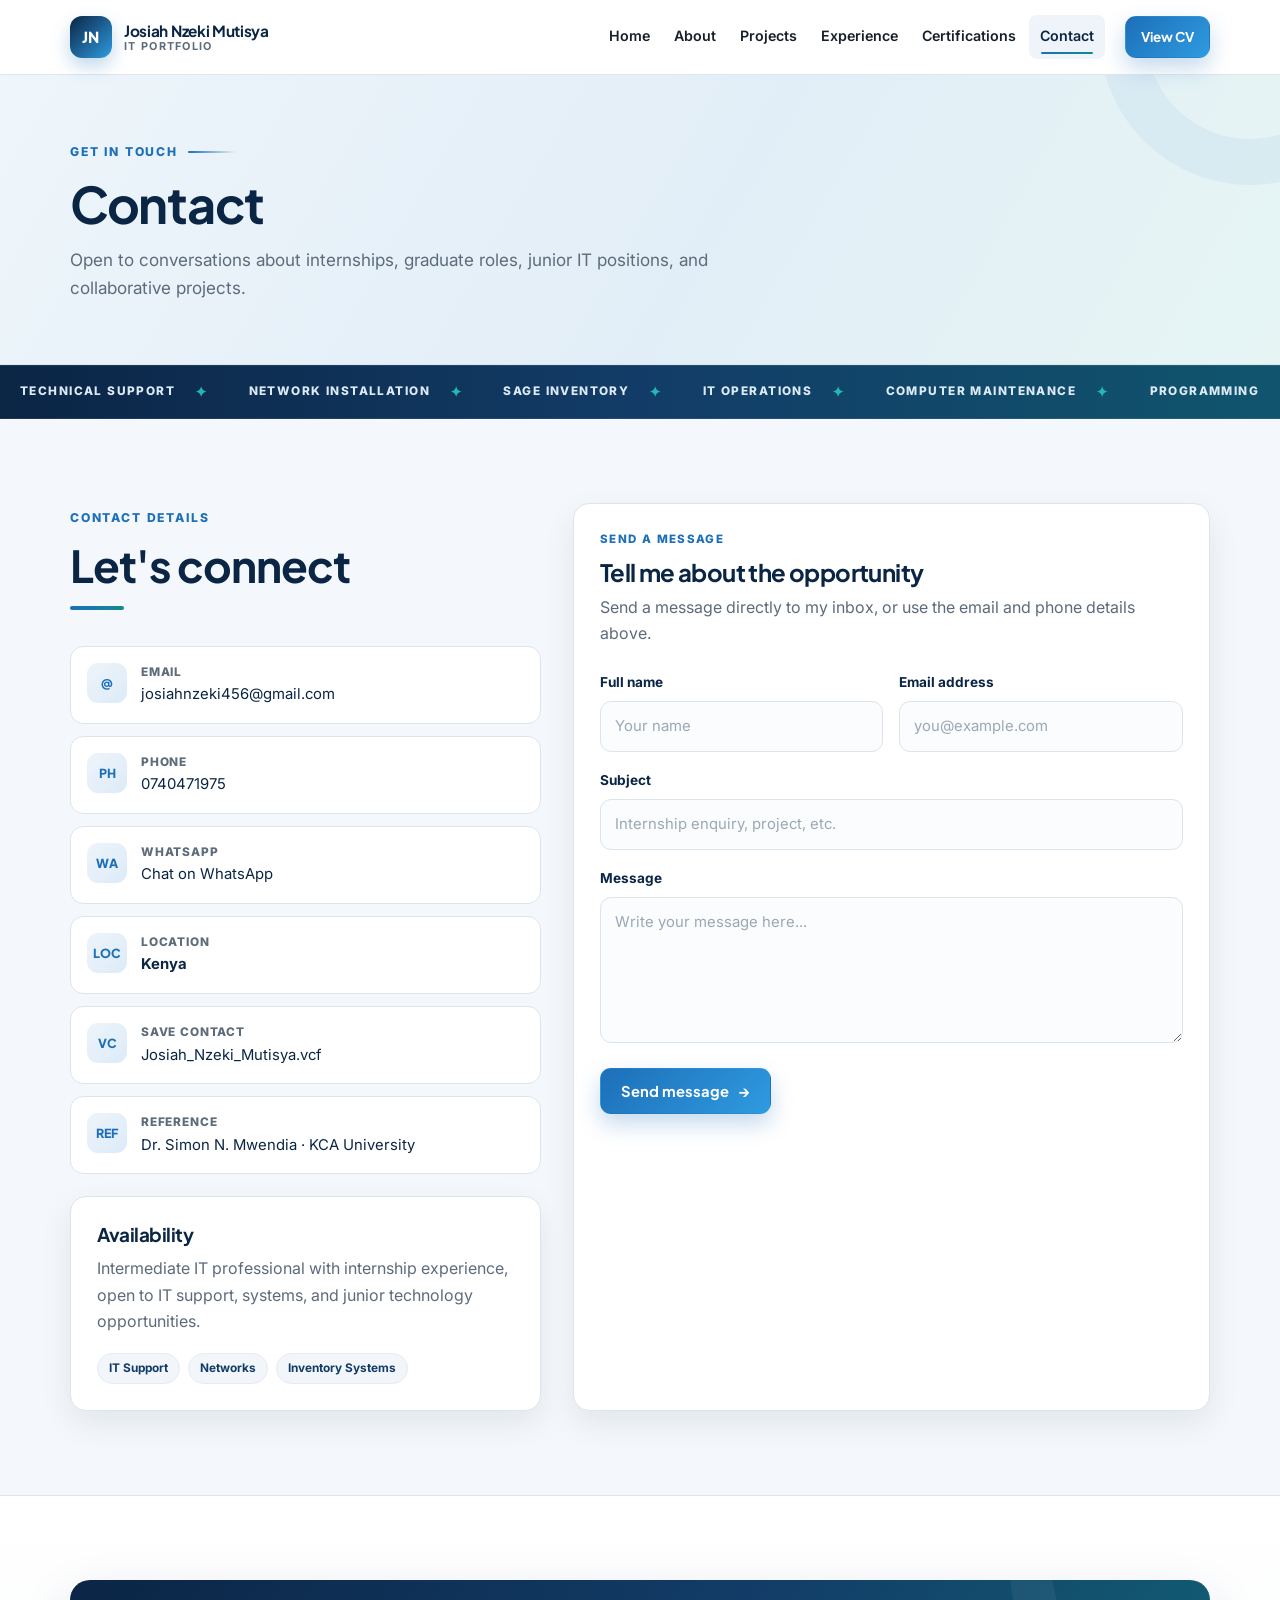
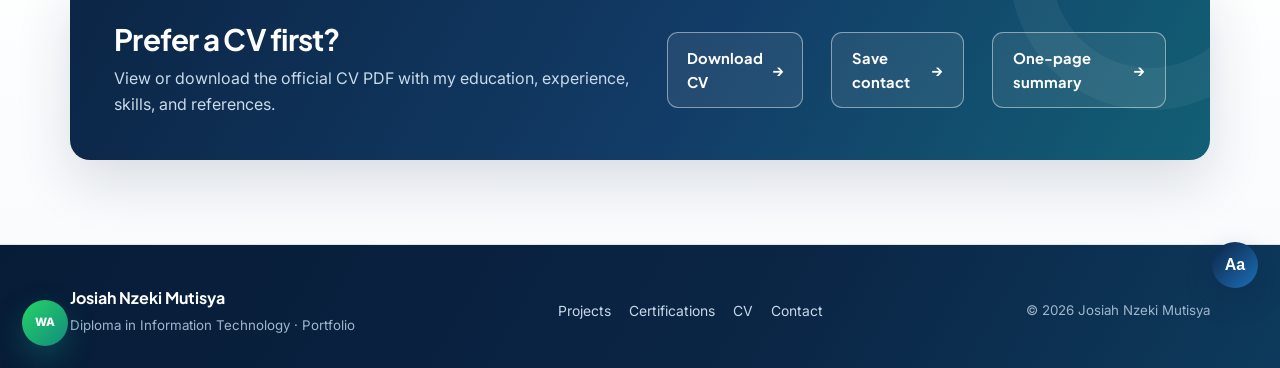
<file: contact.html>
<!DOCTYPE html>
<html lang="en">
<head>
  <script>
    (function () {
      try {
        var contrast = localStorage.getItem("portfolio-contrast");
        if (contrast) document.documentElement.dataset.contrast = contrast;
        var size = localStorage.getItem("portfolio-text-size");
        if (size) document.documentElement.style.fontSize = size;
      } catch (e) {}
    })();
  </script>
  <meta charset="UTF-8">
  <meta name="viewport" content="width=device-width, initial-scale=1.0">
  <title>Contact | Josiah Nzeki Mutisya</title>
  <meta name="description" content="Contact Josiah Nzeki Mutisya for internship, graduate, and junior IT opportunities.">
  <link rel="manifest" href="manifest.webmanifest">
  <meta name="theme-color" content="#0b2545">
  <meta name="apple-mobile-web-app-capable" content="yes">
  <meta name="apple-mobile-web-app-status-bar-style" content="black-translucent">
  <link rel="canonical" href="https://joejoris.github.io/Josiah-Nzeki/contact.html">
  <link rel="apple-touch-icon" href="assets/apple-touch-icon.png">
  <meta property="og:type" content="website">
  <meta property="og:site_name" content="Josiah Nzeki Mutisya | IT Portfolio">
  <meta property="og:title" content="Contact | Josiah Nzeki Mutisya">
  <meta property="og:description" content="Contact Josiah Nzeki Mutisya for internship, graduate, and junior IT opportunities.">
  <meta property="og:url" content="https://joejoris.github.io/Josiah-Nzeki/contact.html">
  <meta property="og:image" content="https://joejoris.github.io/Josiah-Nzeki/assets/og-image.jpg">
  <meta property="og:image:width" content="1200">
  <meta property="og:image:height" content="630">
  <meta name="twitter:card" content="summary_large_image">
  <meta name="twitter:title" content="Contact | Josiah Nzeki Mutisya">
  <meta name="twitter:description" content="Contact Josiah Nzeki Mutisya for internship, graduate, and junior IT opportunities.">
  <meta name="twitter:image" content="https://joejoris.github.io/Josiah-Nzeki/assets/og-image.jpg">
  <link rel="icon" href="assets/favicon.svg" type="image/svg+xml">
  <link rel="stylesheet" href="css/style.css">
  <script src="js/main.js" defer></script>
</head>
<body>
  <a class="skip-link" href="#main-content">Skip to main content</a>

  <header class="site-header">
    <div class="nav-container">
      <a class="brand" href="index.html" aria-label="Josiah Nzeki Mutisya home">
        <span class="brand-mark">JN</span>
        <span class="brand-text"><strong>Josiah Nzeki Mutisya</strong><span>IT Portfolio</span></span>
      </a>
      <button class="menu-toggle" type="button" aria-label="Open navigation menu" aria-expanded="false" aria-controls="primary-navigation">&#9776;</button>
      <nav class="nav-links" id="primary-navigation" aria-label="Primary navigation">
        <a href="index.html" data-page="index.html">Home</a>
        <a href="about.html" data-page="about.html">About</a>
        <a href="projects.html" data-page="projects.html">Projects</a>
        <a href="experience.html" data-page="experience.html">Experience</a>
        <a href="certifications.html" data-page="certifications.html">Certifications</a>
        <a href="contact.html" data-page="contact.html">Contact</a>
      
        <a class="mobile-only" href="cv.html" data-page="cv.html">View CV</a>
        <a class="mobile-only" href="portfolio.html" data-page="portfolio.html">Portfolio Hub</a>
</nav>
      <div class="nav-actions"><a class="btn btn-primary btn-small" href="cv.html">View CV</a></div>
    </div>
  </header>

  <main id="main-content">
    <section class="page-intro">
      <div class="container">
        <span class="kicker">Get in touch</span>
        <h1>Contact</h1>
        <p>Open to conversations about internships, graduate roles, junior IT positions, and collaborative projects.</p>
      </div>
    </section>

    <section class="section">
      <div class="container contact-grid">
        <div class="reveal">
          <div class="section-heading">
            <span class="kicker">Contact Details</span>
            <h2>Let's connect</h2>
          </div>

          <!-- Add LinkedIn or GitHub items here if you have public profiles. -->
          <div class="contact-list">
            <div class="contact-item">
              <div class="contact-icon">@</div>
              <div><span>Email</span><a href="mailto:josiahnzeki456@gmail.com">josiahnzeki456@gmail.com</a></div>
            </div>
            <div class="contact-item">
              <div class="contact-icon">PH</div>
              <div><span>Phone</span><a href="tel:0740471975">0740471975</a></div>
            </div>
            <div class="contact-item">
              <div class="contact-icon">WA</div>
              <div><span>WhatsApp</span><a href="https://wa.me/254740471975?text=Hello%20Josiah%2C%20I%20would%20like%20to%20discuss%20an%20opportunity." target="_blank" rel="noopener noreferrer">Chat on WhatsApp</a></div>
            </div>
            <div class="contact-item">
              <div class="contact-icon">LOC</div>
              <div><span>Location</span><strong>Kenya</strong></div>
            </div>
            <div class="contact-item">
              <div class="contact-icon">VC</div>
              <div><span>Save contact</span><a href="assets/Josiah_Nzeki_Mutisya.vcf" download>Josiah_Nzeki_Mutisya.vcf</a></div>
            </div>
            <div class="contact-item">
              <div class="contact-icon">REF</div>
              <div><span>Reference</span><a href="mailto:smwendia@kcau.ac.ke">Dr. Simon N. Mwendia &middot; KCA University</a></div>
            </div>
          </div>

          <div class="card" style="margin-top: 22px;">
            <h3>Availability</h3>
            <p>Intermediate IT professional with internship experience, open to IT support, systems, and junior technology opportunities.</p>
            <div class="tag-list"><span class="tag">IT Support</span><span class="tag">Networks</span><span class="tag">Inventory Systems</span></div>
          </div>
        </div>

        <div class="card reveal">
          <div class="project-meta">Send a Message</div>
          <h3 style="font-size: 1.5rem; margin-bottom: 8px;">Tell me about the opportunity</h3>
          <p style="margin-bottom: 24px;">Send a message directly to my inbox, or use the email and phone details above.</p>

          <form id="contact-form">
            <input class="honeypot" type="text" name="_gotcha" tabindex="-1" autocomplete="off" aria-hidden="true">
            <div class="form-row">
              <div class="field">
                <label for="name">Full name</label>
                <input id="name" name="name" type="text" autocomplete="name" placeholder="Your name" required>
              </div>
              <div class="field">
                <label for="email">Email address</label>
                <input id="email" name="email" type="email" autocomplete="email" placeholder="you@example.com" required>
              </div>
            </div>

            <div class="field">
              <label for="subject">Subject</label>
              <input id="subject" name="subject" type="text" placeholder="Internship enquiry, project, etc." required>
            </div>

            <div class="field">
              <label for="message">Message</label>
              <textarea id="message" name="message" placeholder="Write your message here..." required></textarea>
            </div>

            <button class="btn btn-primary" type="submit">Send message</button>
            <p class="form-status" id="form-status" role="status"></p>
          </form>
        </div>
      </div>
    </section>

    <section class="section section-alt">
      <div class="container">
        <div class="cta-band reveal">
          <div>
            <h2>Prefer a CV first?</h2>
            <p>View or download the official CV PDF with my education, experience, skills, and references.</p>
          </div>
          <a class="btn btn-outline" href="assets/Josiah_Nzeki_Mutisya_CV.pdf" download>Download CV</a>
          <a class="btn btn-outline" href="assets/Josiah_Nzeki_Mutisya.vcf" download>Save contact</a>
          <a class="btn btn-outline" href="assets/Josiah_Nzeki_Mutisya_Portfolio.pdf" download>One-page summary</a>
        </div>
      </div>
    </section>
  </main>

  <footer class="site-footer">
    <div class="container footer-inner">
      <div><strong>Josiah Nzeki Mutisya</strong><small>Diploma in Information Technology &middot; Portfolio</small></div>
      <div class="footer-links"><a href="projects.html">Projects</a><a href="certifications.html">Certifications</a><a href="cv.html">CV</a><a href="contact.html">Contact</a></div>
      <small>&copy; <span id="year">2026</span> Josiah Nzeki Mutisya</small>
    </div>
  </footer>
</body>
</html>
</file>
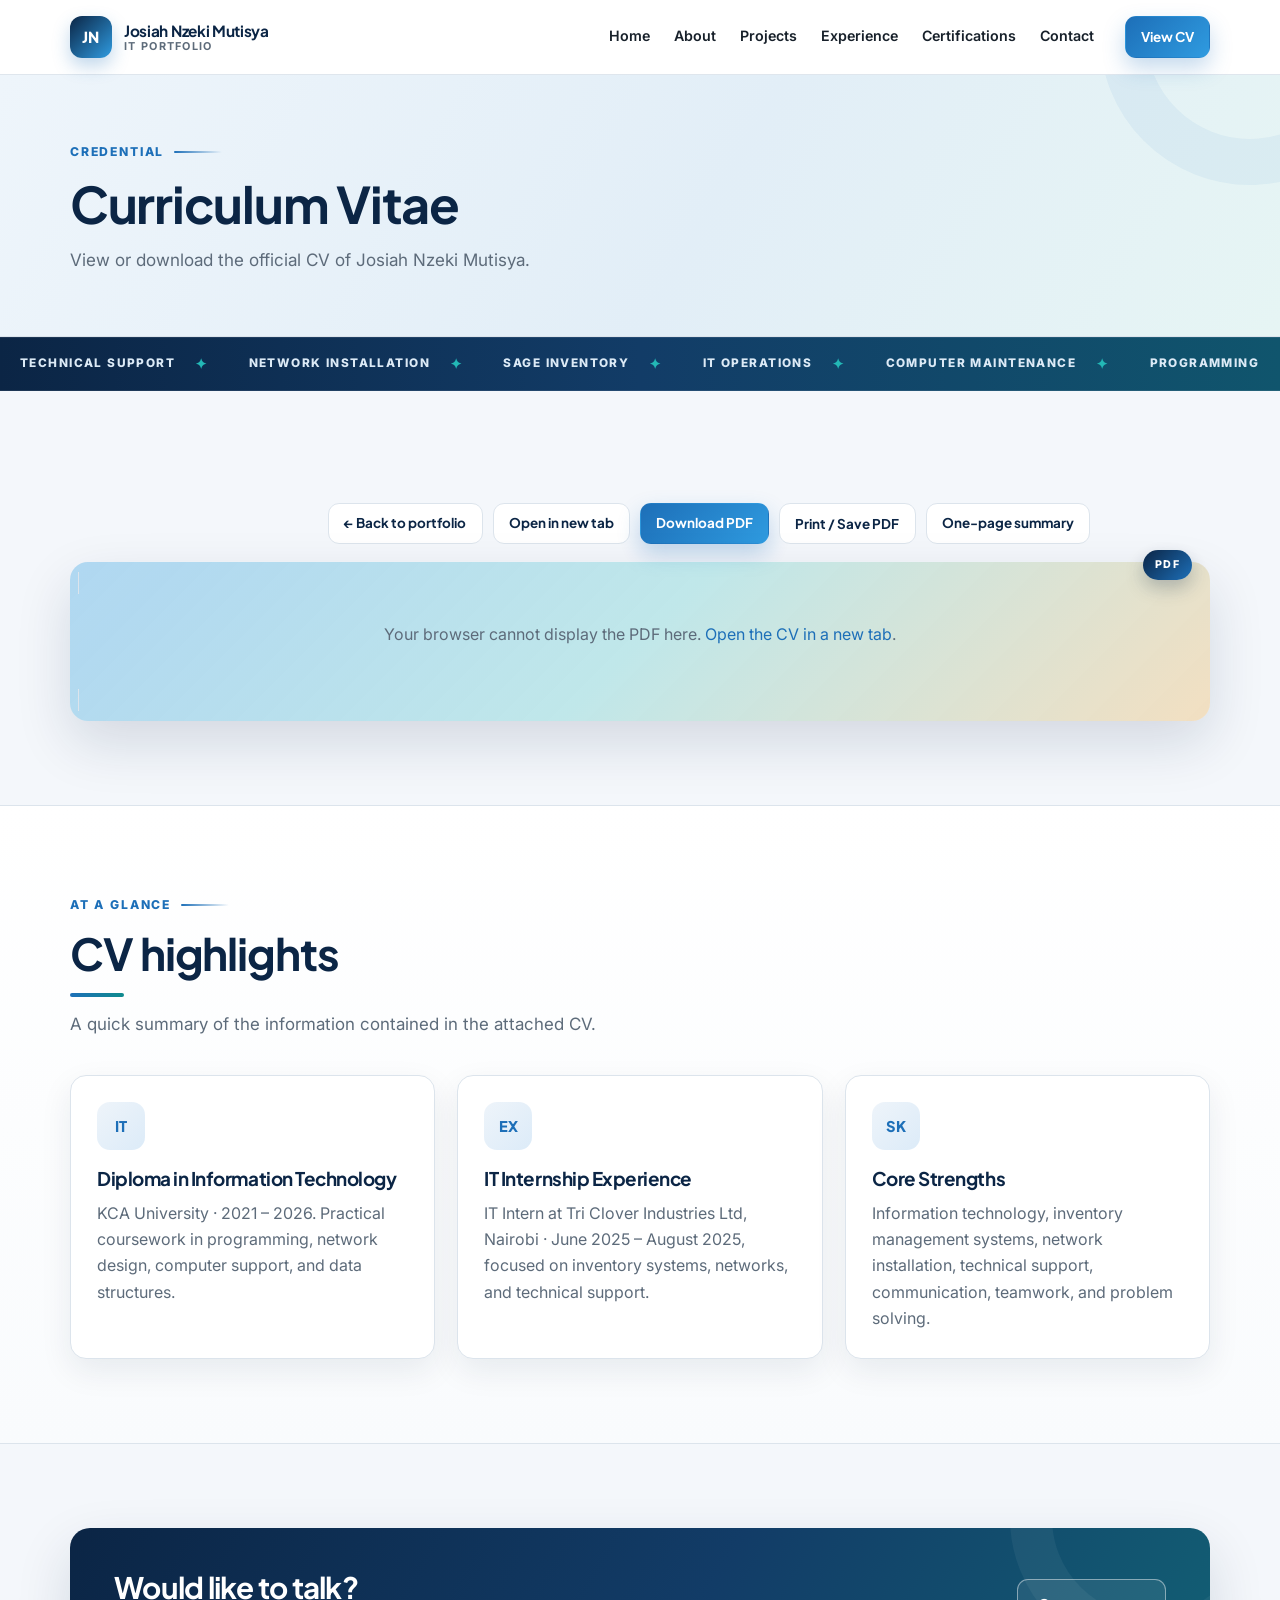
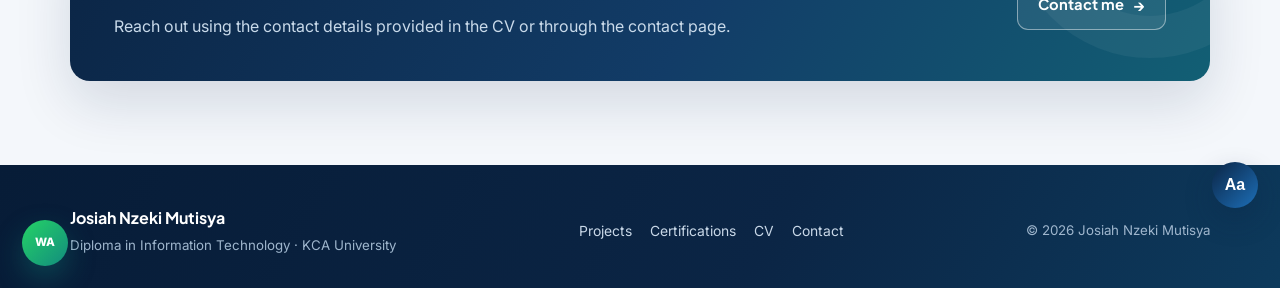
<file: cv.html>
<!DOCTYPE html>
<html lang="en">
<head>
  <script>
    (function () {
      try {
        var contrast = localStorage.getItem("portfolio-contrast");
        if (contrast) document.documentElement.dataset.contrast = contrast;
        var size = localStorage.getItem("portfolio-text-size");
        if (size) document.documentElement.style.fontSize = size;
      } catch (e) {}
    })();
  </script>
  <meta charset="UTF-8">
  <meta name="viewport" content="width=device-width, initial-scale=1.0">
  <title>CV | Josiah Nzeki Mutisya</title>
  <meta name="description" content="Curriculum vitae of Josiah Nzeki Mutisya, Diploma in Information Technology graduate from KCA University.">
  <link rel="manifest" href="manifest.webmanifest">
  <meta name="theme-color" content="#0b2545">
  <meta name="apple-mobile-web-app-capable" content="yes">
  <meta name="apple-mobile-web-app-status-bar-style" content="black-translucent">
  <link rel="canonical" href="https://joejoris.github.io/Josiah-Nzeki/cv.html">
  <link rel="apple-touch-icon" href="assets/apple-touch-icon.png">
  <meta property="og:type" content="website">
  <meta property="og:site_name" content="Josiah Nzeki Mutisya | IT Portfolio">
  <meta property="og:title" content="CV | Josiah Nzeki Mutisya">
  <meta property="og:description" content="Curriculum vitae of Josiah Nzeki Mutisya, Diploma in Information Technology graduate from KCA University.">
  <meta property="og:url" content="https://joejoris.github.io/Josiah-Nzeki/cv.html">
  <meta property="og:image" content="https://joejoris.github.io/Josiah-Nzeki/assets/og-image.jpg">
  <meta property="og:image:width" content="1200">
  <meta property="og:image:height" content="630">
  <meta name="twitter:card" content="summary_large_image">
  <meta name="twitter:title" content="CV | Josiah Nzeki Mutisya">
  <meta name="twitter:description" content="Curriculum vitae of Josiah Nzeki Mutisya, Diploma in Information Technology graduate from KCA University.">
  <meta name="twitter:image" content="https://joejoris.github.io/Josiah-Nzeki/assets/og-image.jpg">
  <link rel="icon" href="assets/favicon.svg" type="image/svg+xml">
  <link rel="stylesheet" href="css/style.css">
  <script src="js/main.js" defer></script>
</head>
<body>
  <a class="skip-link" href="#main-content">Skip to main content</a>

  <header class="site-header no-print">
    <div class="nav-container">
      <a class="brand" href="index.html" aria-label="Josiah Nzeki Mutisya home">
        <span class="brand-mark">JN</span>
        <span class="brand-text"><strong>Josiah Nzeki Mutisya</strong><span>IT Portfolio</span></span>
      </a>
      <button class="menu-toggle" type="button" aria-label="Open navigation menu" aria-expanded="false" aria-controls="primary-navigation">&#9776;</button>
      <nav class="nav-links" id="primary-navigation" aria-label="Primary navigation">
        <a href="index.html" data-page="index.html">Home</a>
        <a href="about.html" data-page="about.html">About</a>
        <a href="projects.html" data-page="projects.html">Projects</a>
        <a href="experience.html" data-page="experience.html">Experience</a>
        <a href="certifications.html" data-page="certifications.html">Certifications</a>
        <a href="contact.html" data-page="contact.html">Contact</a>
      
        <a class="mobile-only" href="portfolio.html" data-page="portfolio.html">Portfolio Hub</a>
</nav>
      <div class="nav-actions"><a class="btn btn-primary btn-small" href="cv.html">View CV</a></div>
    </div>
  </header>

  <main id="main-content">
    <section class="page-intro no-print">
      <div class="container">
        <span class="kicker">Credential</span>
        <h1>Curriculum Vitae</h1>
        <p>View or download the official CV of Josiah Nzeki Mutisya.</p>
      </div>
    </section>

    <section class="section no-print">
      <div class="container">
        <div class="cv-toolbar">
          <a class="btn btn-outline btn-small" href="index.html">&larr; Back to portfolio</a>
          <a class="btn btn-outline btn-small" href="assets/Josiah_Nzeki_Mutisya_CV.pdf" target="_blank" rel="noopener noreferrer">Open in new tab</a>
          <a class="btn btn-primary btn-small" href="assets/Josiah_Nzeki_Mutisya_CV.pdf" download>Download PDF</a>
          <button class="btn btn-outline btn-small" id="print-cv" type="button">Print / Save PDF</button>
          <a class="btn btn-outline btn-small" href="assets/Josiah_Nzeki_Mutisya_Portfolio.pdf" download>One-page summary</a>
        </div>

        <div class="cv-frame reveal" style="margin-top: 18px;">
          <object class="cv-embed" data="assets/Josiah_Nzeki_Mutisya_CV.pdf" type="application/pdf" aria-label="Embedded CV PDF">
            <p style="padding: 24px; text-align: center; color: var(--muted);">
              Your browser cannot display the PDF here.
              <a href="assets/Josiah_Nzeki_Mutisya_CV.pdf" target="_blank" rel="noopener noreferrer">Open the CV in a new tab</a>.
            </p>
          </object>
        </div>
      </div>
    </section>

    <section class="section section-alt">
      <div class="container">
        <div class="section-heading reveal">
          <span class="kicker">At a Glance</span>
          <h2>CV highlights</h2>
          <p>A quick summary of the information contained in the attached CV.</p>
        </div>

        <div class="grid grid-3">
          <article class="card reveal">
            <div class="card-icon">IT</div>
            <h3>Diploma in Information Technology</h3>
            <p>KCA University &middot; 2021 &ndash; 2026. Practical coursework in programming, network design, computer support, and data structures.</p>
          </article>

          <article class="card reveal">
            <div class="card-icon">EX</div>
            <h3>IT Internship Experience</h3>
            <p>IT Intern at Tri Clover Industries Ltd, Nairobi &middot; June 2025 &ndash; August 2025, focused on inventory systems, networks, and technical support.</p>
          </article>

          <article class="card reveal">
            <div class="card-icon">SK</div>
            <h3>Core Strengths</h3>
            <p>Information technology, inventory management systems, network installation, technical support, communication, teamwork, and problem solving.</p>
          </article>
        </div>
      </div>
    </section>

    <section class="section">
      <div class="container">
        <div class="cta-band reveal">
          <div>
            <h2>Would like to talk?</h2>
            <p>Reach out using the contact details provided in the CV or through the contact page.</p>
          </div>
          <a class="btn btn-outline" href="contact.html">Contact me</a>
        </div>
      </div>
    </section>
  </main>

  <footer class="site-footer">
    <div class="container footer-inner">
      <div><strong>Josiah Nzeki Mutisya</strong><small>Diploma in Information Technology &middot; KCA University</small></div>
      <div class="footer-links"><a href="projects.html">Projects</a><a href="certifications.html">Certifications</a><a href="cv.html">CV</a><a href="contact.html">Contact</a></div>
      <small>&copy; <span id="year">2026</span> Josiah Nzeki Mutisya</small>
    </div>
  </footer>
</body>
</html>
</file>
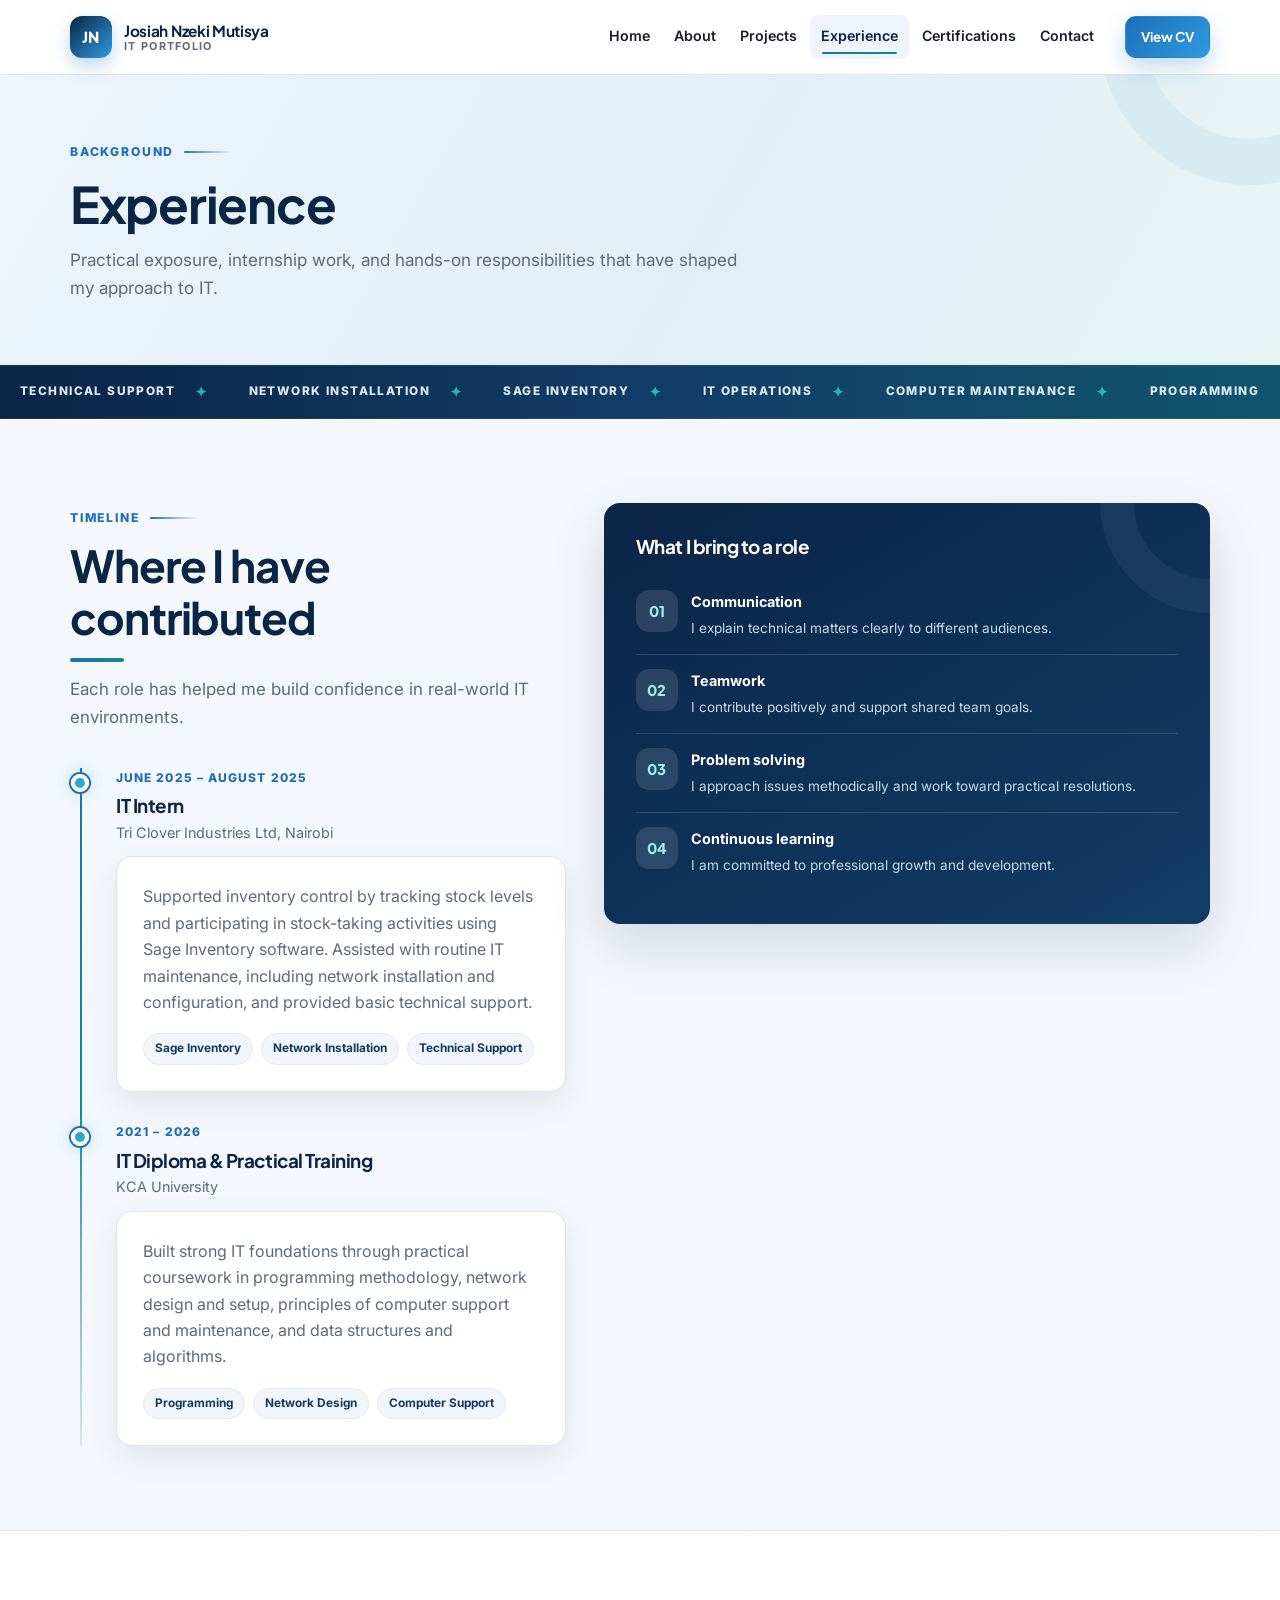
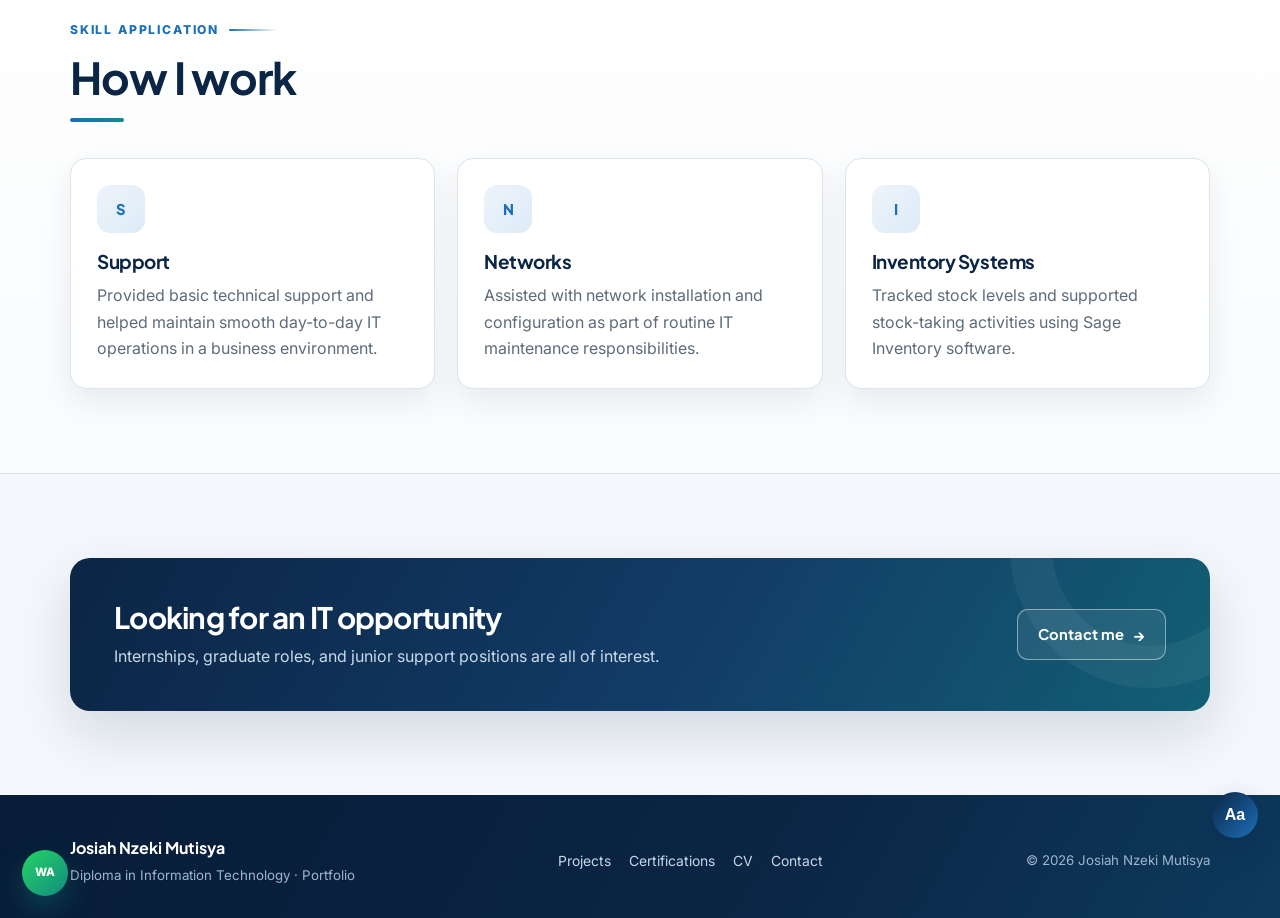
<file: experience.html>
<!DOCTYPE html>
<html lang="en">
<head>
  <script>
    (function () {
      try {
        var contrast = localStorage.getItem("portfolio-contrast");
        if (contrast) document.documentElement.dataset.contrast = contrast;
        var size = localStorage.getItem("portfolio-text-size");
        if (size) document.documentElement.style.fontSize = size;
      } catch (e) {}
    })();
  </script>
  <meta charset="UTF-8">
  <meta name="viewport" content="width=device-width, initial-scale=1.0">
  <title>Experience | Josiah Nzeki Mutisya</title>
  <meta name="description" content="Work, internship, and practical IT experience of Josiah Nzeki Mutisya.">
  <link rel="manifest" href="manifest.webmanifest">
  <meta name="theme-color" content="#0b2545">
  <meta name="apple-mobile-web-app-capable" content="yes">
  <meta name="apple-mobile-web-app-status-bar-style" content="black-translucent">
  <link rel="canonical" href="https://joejoris.github.io/Josiah-Nzeki/experience.html">
  <link rel="apple-touch-icon" href="assets/apple-touch-icon.png">
  <meta property="og:type" content="website">
  <meta property="og:site_name" content="Josiah Nzeki Mutisya | IT Portfolio">
  <meta property="og:title" content="Experience | Josiah Nzeki Mutisya">
  <meta property="og:description" content="Work, internship, and practical IT experience of Josiah Nzeki Mutisya.">
  <meta property="og:url" content="https://joejoris.github.io/Josiah-Nzeki/experience.html">
  <meta property="og:image" content="https://joejoris.github.io/Josiah-Nzeki/assets/og-image.jpg">
  <meta property="og:image:width" content="1200">
  <meta property="og:image:height" content="630">
  <meta name="twitter:card" content="summary_large_image">
  <meta name="twitter:title" content="Experience | Josiah Nzeki Mutisya">
  <meta name="twitter:description" content="Work, internship, and practical IT experience of Josiah Nzeki Mutisya.">
  <meta name="twitter:image" content="https://joejoris.github.io/Josiah-Nzeki/assets/og-image.jpg">
  <link rel="icon" href="assets/favicon.svg" type="image/svg+xml">
  <link rel="stylesheet" href="css/style.css">
  <script src="js/main.js" defer></script>
</head>
<body>
  <a class="skip-link" href="#main-content">Skip to main content</a>

  <header class="site-header">
    <div class="nav-container">
      <a class="brand" href="index.html" aria-label="Josiah Nzeki Mutisya home">
        <span class="brand-mark">JN</span>
        <span class="brand-text"><strong>Josiah Nzeki Mutisya</strong><span>IT Portfolio</span></span>
      </a>
      <button class="menu-toggle" type="button" aria-label="Open navigation menu" aria-expanded="false" aria-controls="primary-navigation">&#9776;</button>
      <nav class="nav-links" id="primary-navigation" aria-label="Primary navigation">
        <a href="index.html" data-page="index.html">Home</a>
        <a href="about.html" data-page="about.html">About</a>
        <a href="projects.html" data-page="projects.html">Projects</a>
        <a href="experience.html" data-page="experience.html">Experience</a>
        <a href="certifications.html" data-page="certifications.html">Certifications</a>
        <a href="contact.html" data-page="contact.html">Contact</a>
      
        <a class="mobile-only" href="cv.html" data-page="cv.html">View CV</a>
        <a class="mobile-only" href="portfolio.html" data-page="portfolio.html">Portfolio Hub</a>
</nav>
      <div class="nav-actions"><a class="btn btn-primary btn-small" href="cv.html">View CV</a></div>
    </div>
  </header>

  <main id="main-content">
    <section class="page-intro">
      <div class="container">
        <span class="kicker">Background</span>
        <h1>Experience</h1>
        <p>Practical exposure, internship work, and hands-on responsibilities that have shaped my approach to IT.</p>
      </div>
    </section>

    <section class="section">
      <div class="container split">
        <div>
          <div class="section-heading reveal">
            <span class="kicker">Timeline</span>
            <h2>Where I have contributed</h2>
            <p>Each role has helped me build confidence in real-world IT environments.</p>
          </div>

          <div class="timeline">
            <article class="timeline-item reveal">
              <div class="timeline-date">June 2025 &ndash; August 2025</div>
              <h3>IT Intern</h3>
              <div class="timeline-org">Tri Clover Industries Ltd, Nairobi</div>
              <div class="card">
                <p>Supported inventory control by tracking stock levels and participating in stock-taking activities using Sage Inventory software. Assisted with routine IT maintenance, including network installation and configuration, and provided basic technical support.</p>
                <div class="tag-list"><span class="tag">Sage Inventory</span><span class="tag">Network Installation</span><span class="tag">Technical Support</span></div>
              </div>
            </article>

            <article class="timeline-item reveal">
              <div class="timeline-date">2021 &ndash; 2026</div>
              <h3>IT Diploma &amp; Practical Training</h3>
              <div class="timeline-org">KCA University</div>
              <div class="card">
                <p>Built strong IT foundations through practical coursework in programming methodology, network design and setup, principles of computer support and maintenance, and data structures and algorithms.</p>
                <div class="tag-list"><span class="tag">Programming</span><span class="tag">Network Design</span><span class="tag">Computer Support</span></div>
              </div>
            </article>
          </div>
        </div>

        <aside class="info-panel reveal">
          <h3>What I bring to a role</h3>
          <div class="info-row"><div class="card-icon">01</div><div><strong>Communication</strong><span>I explain technical matters clearly to different audiences.</span></div></div>
          <div class="info-row"><div class="card-icon">02</div><div><strong>Teamwork</strong><span>I contribute positively and support shared team goals.</span></div></div>
          <div class="info-row"><div class="card-icon">03</div><div><strong>Problem solving</strong><span>I approach issues methodically and work toward practical resolutions.</span></div></div>
          <div class="info-row"><div class="card-icon">04</div><div><strong>Continuous learning</strong><span>I am committed to professional growth and development.</span></div></div>
        </aside>
      </div>
    </section>

    <section class="section section-alt">
      <div class="container">
        <div class="section-heading reveal">
          <span class="kicker">Skill Application</span>
          <h2>How I work</h2>
        </div>

        <div class="grid grid-3">
          <article class="card reveal">
            <div class="card-icon">S</div>
            <h3>Support</h3>
            <p>Provided basic technical support and helped maintain smooth day-to-day IT operations in a business environment.</p>
          </article>
          <article class="card reveal">
            <div class="card-icon">N</div>
            <h3>Networks</h3>
            <p>Assisted with network installation and configuration as part of routine IT maintenance responsibilities.</p>
          </article>
          <article class="card reveal">
            <div class="card-icon">I</div>
            <h3>Inventory Systems</h3>
            <p>Tracked stock levels and supported stock-taking activities using Sage Inventory software.</p>
          </article>
        </div>
      </div>
    </section>

    <section class="section">
      <div class="container">
        <div class="cta-band reveal">
          <div>
            <h2>Looking for an IT opportunity</h2>
            <p>Internships, graduate roles, and junior support positions are all of interest.</p>
          </div>
          <a class="btn btn-outline" href="contact.html">Contact me</a>
        </div>
      </div>
    </section>
  </main>

  <footer class="site-footer">
    <div class="container footer-inner">
      <div><strong>Josiah Nzeki Mutisya</strong><small>Diploma in Information Technology &middot; Portfolio</small></div>
      <div class="footer-links"><a href="projects.html">Projects</a><a href="certifications.html">Certifications</a><a href="cv.html">CV</a><a href="contact.html">Contact</a></div>
      <small>&copy; <span id="year">2026</span> Josiah Nzeki Mutisya</small>
    </div>
  </footer>
</body>
</html>
</file>
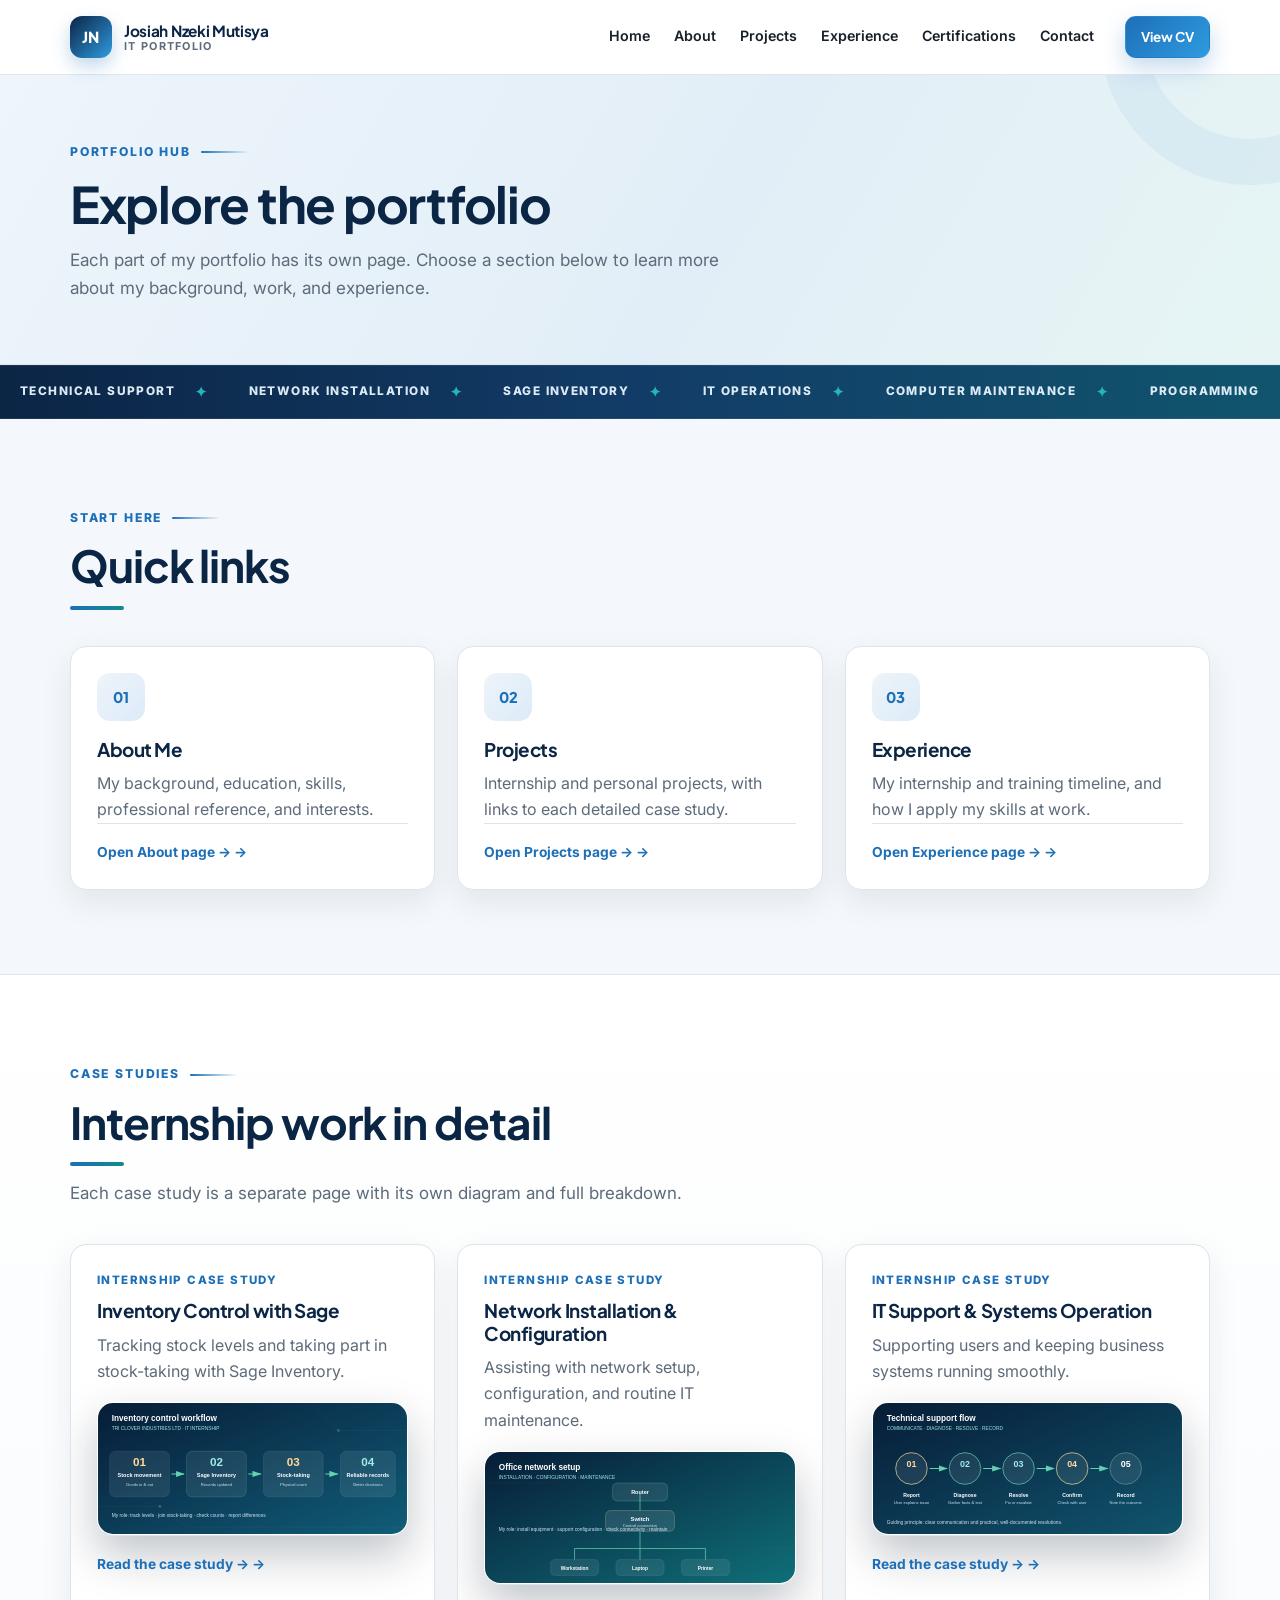
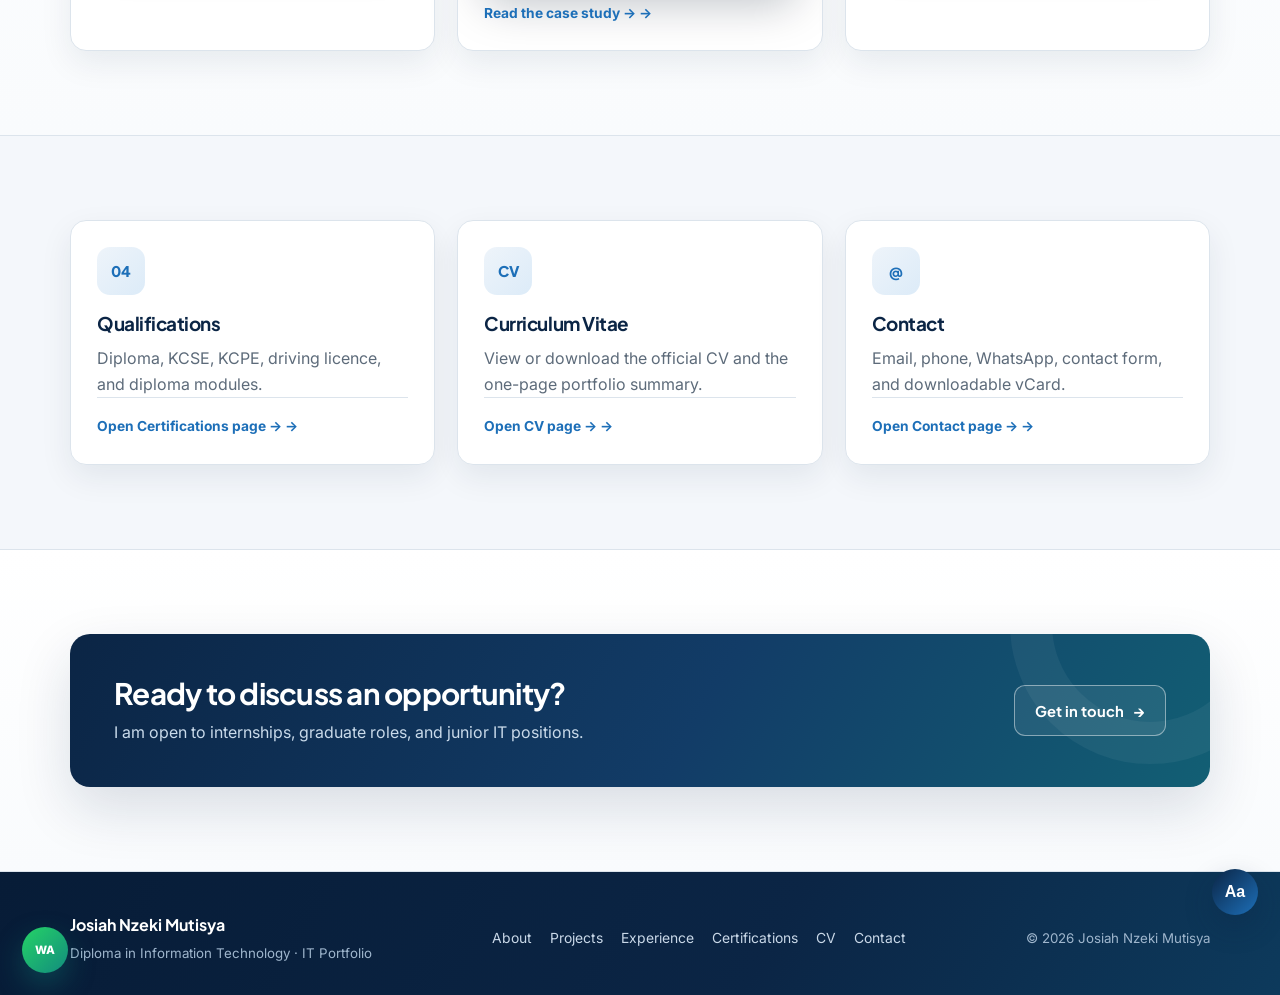
<file: portfolio.html>
<!DOCTYPE html>
<html lang="en">
<head>
  <script>
    (function () {
      try {
        var contrast = localStorage.getItem("portfolio-contrast");
        if (contrast) document.documentElement.dataset.contrast = contrast;
        var size = localStorage.getItem("portfolio-text-size");
        if (size) document.documentElement.style.fontSize = size;
      } catch (e) {}
    })();
  </script>
  <meta charset="UTF-8">
  <meta name="viewport" content="width=device-width, initial-scale=1.0">
  <title>Portfolio Hub | Josiah Nzeki Mutisya</title>
  <meta name="description" content="Browse the individual pages of Josiah Nzeki Mutisya's IT portfolio: about, projects, case studies, experience, qualifications, CV and contact.">
  <link rel="manifest" href="manifest.webmanifest">
  <meta name="theme-color" content="#0b2545">
  <meta name="apple-mobile-web-app-capable" content="yes">
  <meta name="apple-mobile-web-app-status-bar-style" content="black-translucent">
  <link rel="canonical" href="https://joejoris.github.io/Josiah-Nzeki/portfolio.html">
  <link rel="apple-touch-icon" href="assets/apple-touch-icon.png">
  <meta property="og:type" content="website">
  <meta property="og:site_name" content="Josiah Nzeki Mutisya | IT Portfolio">
  <meta property="og:title" content="Portfolio Hub | Josiah Nzeki Mutisya">
  <meta property="og:description" content="Browse the individual pages of Josiah Nzeki Mutisya's IT portfolio.">
  <meta property="og:url" content="https://joejoris.github.io/Josiah-Nzeki/portfolio.html">
  <meta property="og:image" content="https://joejoris.github.io/Josiah-Nzeki/assets/og-image.jpg">
  <meta property="og:image:width" content="1200">
  <meta property="og:image:height" content="630">
  <meta name="twitter:card" content="summary_large_image">
  <meta name="twitter:title" content="Portfolio Hub | Josiah Nzeki Mutisya">
  <meta name="twitter:description" content="Browse the individual pages of Josiah Nzeki Mutisya's IT portfolio.">
  <meta name="twitter:image" content="https://joejoris.github.io/Josiah-Nzeki/assets/og-image.jpg">
  <link rel="icon" href="assets/favicon.svg" type="image/svg+xml">
  <link rel="stylesheet" href="css/style.css">
  <script src="js/main.js" defer></script>
</head>
<body>
  <a class="skip-link" href="#main-content">Skip to main content</a>

  <header class="site-header">
    <div class="nav-container">
      <a class="brand" href="index.html" aria-label="Josiah Nzeki Mutisya home">
        <span class="brand-mark">JN</span>
        <span class="brand-text"><strong>Josiah Nzeki Mutisya</strong><span>IT Portfolio</span></span>
      </a>

      <button class="menu-toggle" type="button" aria-label="Open navigation menu" aria-expanded="false" aria-controls="primary-navigation">&#9776;</button>

      <nav class="nav-links" id="primary-navigation" aria-label="Primary navigation">
        <a href="index.html" data-page="index.html">Home</a>
        <a href="about.html" data-page="about.html">About</a>
        <a href="projects.html" data-page="projects.html">Projects</a>
        <a href="experience.html" data-page="experience.html">Experience</a>
        <a href="certifications.html" data-page="certifications.html">Certifications</a>
        <a href="contact.html" data-page="contact.html">Contact</a>
      
        <a class="mobile-only" href="cv.html" data-page="cv.html">View CV</a>
</nav>

      <div class="nav-actions"><a class="btn btn-primary btn-small" href="cv.html">View CV</a></div>
    </div>
  </header>

  <main id="main-content">
    <section class="page-intro">
      <div class="container">
        <span class="kicker">Portfolio Hub</span>
        <h1>Explore the portfolio</h1>
        <p>Each part of my portfolio has its own page. Choose a section below to learn more about my background, work, and experience.</p>
      </div>
    </section>

    <section class="section">
      <div class="container">
        <div class="section-heading reveal">
          <span class="kicker">Start Here</span>
          <h2>Quick links</h2>
        </div>

        <div class="grid grid-3">
          <article class="card reveal">
            <div class="card-icon">01</div>
            <h3>About Me</h3>
            <p>My background, education, skills, professional reference, and interests.</p>
            <div class="project-links"><a href="about.html">Open About page &rarr;</a></div>
          </article>

          <article class="card reveal">
            <div class="card-icon">02</div>
            <h3>Projects</h3>
            <p>Internship and personal projects, with links to each detailed case study.</p>
            <div class="project-links"><a href="projects.html">Open Projects page &rarr;</a></div>
          </article>

          <article class="card reveal">
            <div class="card-icon">03</div>
            <h3>Experience</h3>
            <p>My internship and training timeline, and how I apply my skills at work.</p>
            <div class="project-links"><a href="experience.html">Open Experience page &rarr;</a></div>
          </article>
        </div>
      </div>
    </section>

    <section class="section section-alt">
      <div class="container">
        <div class="section-heading reveal">
          <span class="kicker">Case Studies</span>
          <h2>Internship work in detail</h2>
          <p>Each case study is a separate page with its own diagram and full breakdown.</p>
        </div>

        <div class="grid grid-3">
          <article class="card reveal">
            <div class="project-meta">Internship Case Study</div>
            <h3>Inventory Control with Sage</h3>
            <p>Tracking stock levels and taking part in stock-taking with Sage Inventory.</p>
            <div class="case-visual" style="margin-top: 18px;">
              <img src="assets/case-inventory.svg" alt="Illustration of the inventory control workflow: stock movement, Sage Inventory records, stock-taking and reliable records.">
            </div>
            <div class="project-links"><a href="project-sage-inventory.html">Read the case study &rarr;</a></div>
          </article>

          <article class="card reveal">
            <div class="project-meta">Internship Case Study</div>
            <h3>Network Installation &amp; Configuration</h3>
            <p>Assisting with network setup, configuration, and routine IT maintenance.</p>
            <div class="case-visual" style="margin-top: 18px;">
              <img src="assets/case-network.svg" alt="Illustrative office network topology showing a router, switch, workstations, laptop and printer.">
            </div>
            <div class="project-links"><a href="project-network-installation.html">Read the case study &rarr;</a></div>
          </article>

          <article class="card reveal">
            <div class="project-meta">Internship Case Study</div>
            <h3>IT Support &amp; Systems Operation</h3>
            <p>Supporting users and keeping business systems running smoothly.</p>
            <div class="case-visual" style="margin-top: 18px;">
              <img src="assets/case-support.svg" alt="Illustration of the technical support flow from reporting an issue to diagnosing, resolving, confirming and recording it.">
            </div>
            <div class="project-links"><a href="project-it-support.html">Read the case study &rarr;</a></div>
          </article>
        </div>
      </div>
    </section>

    <section class="section">
      <div class="container">
        <div class="grid grid-3">
          <article class="card reveal">
            <div class="card-icon">04</div>
            <h3>Qualifications</h3>
            <p>Diploma, KCSE, KCPE, driving licence, and diploma modules.</p>
            <div class="project-links"><a href="certifications.html">Open Certifications page &rarr;</a></div>
          </article>

          <article class="card reveal">
            <div class="card-icon">CV</div>
            <h3>Curriculum Vitae</h3>
            <p>View or download the official CV and the one-page portfolio summary.</p>
            <div class="project-links"><a href="cv.html">Open CV page &rarr;</a></div>
          </article>

          <article class="card reveal">
            <div class="card-icon">@</div>
            <h3>Contact</h3>
            <p>Email, phone, WhatsApp, contact form, and downloadable vCard.</p>
            <div class="project-links"><a href="contact.html">Open Contact page &rarr;</a></div>
          </article>
        </div>
      </div>
    </section>

    <section class="section section-alt">
      <div class="container">
        <div class="cta-band reveal">
          <div>
            <h2>Ready to discuss an opportunity?</h2>
            <p>I am open to internships, graduate roles, and junior IT positions.</p>
          </div>
          <a class="btn btn-outline" href="contact.html">Get in touch</a>
        </div>
      </div>
    </section>
  </main>

  <footer class="site-footer">
    <div class="container footer-inner">
      <div><strong>Josiah Nzeki Mutisya</strong><small>Diploma in Information Technology &middot; IT Portfolio</small></div>
      <div class="footer-links">
        <a href="about.html">About</a>
        <a href="projects.html">Projects</a>
        <a href="experience.html">Experience</a>
        <a href="certifications.html">Certifications</a>
        <a href="cv.html">CV</a>
        <a href="contact.html">Contact</a>
      </div>
      <small>&copy; <span id="year">2026</span> Josiah Nzeki Mutisya</small>
    </div>
  </footer>
</body>
</html>
</file>
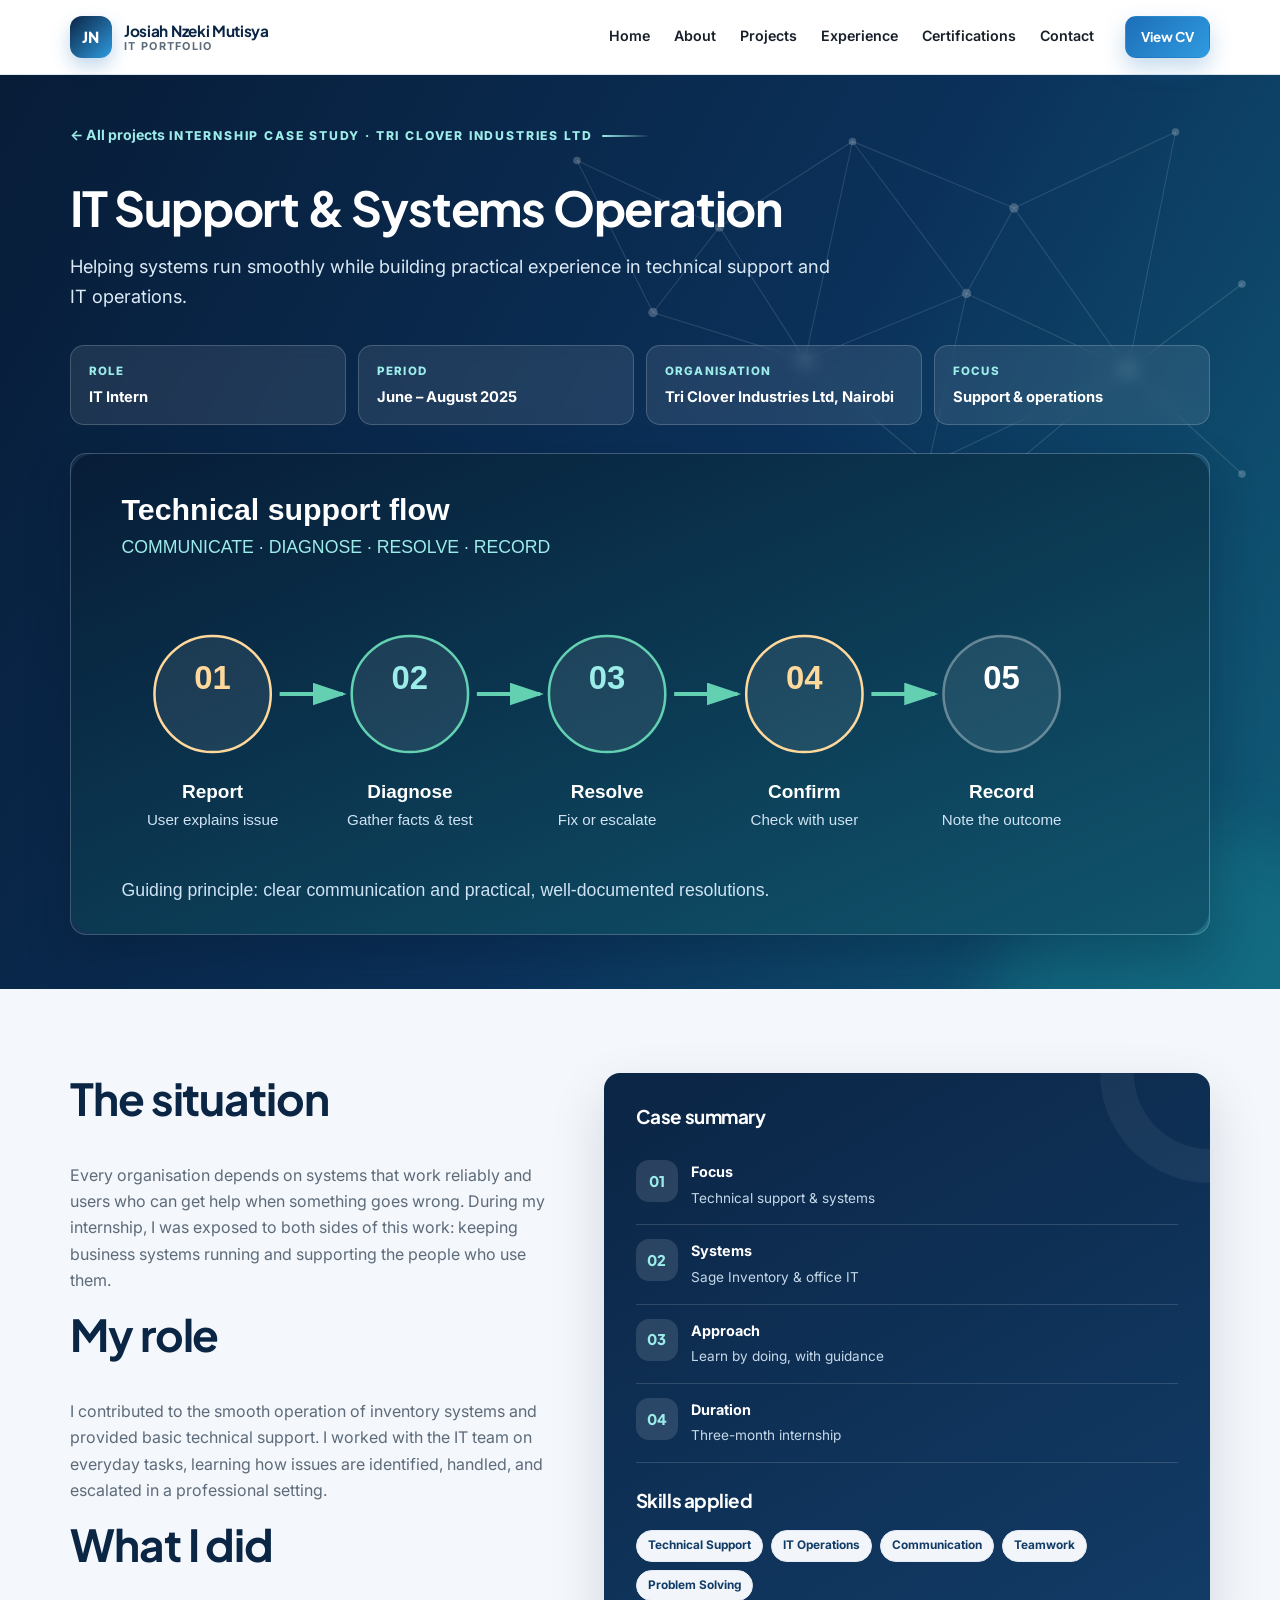
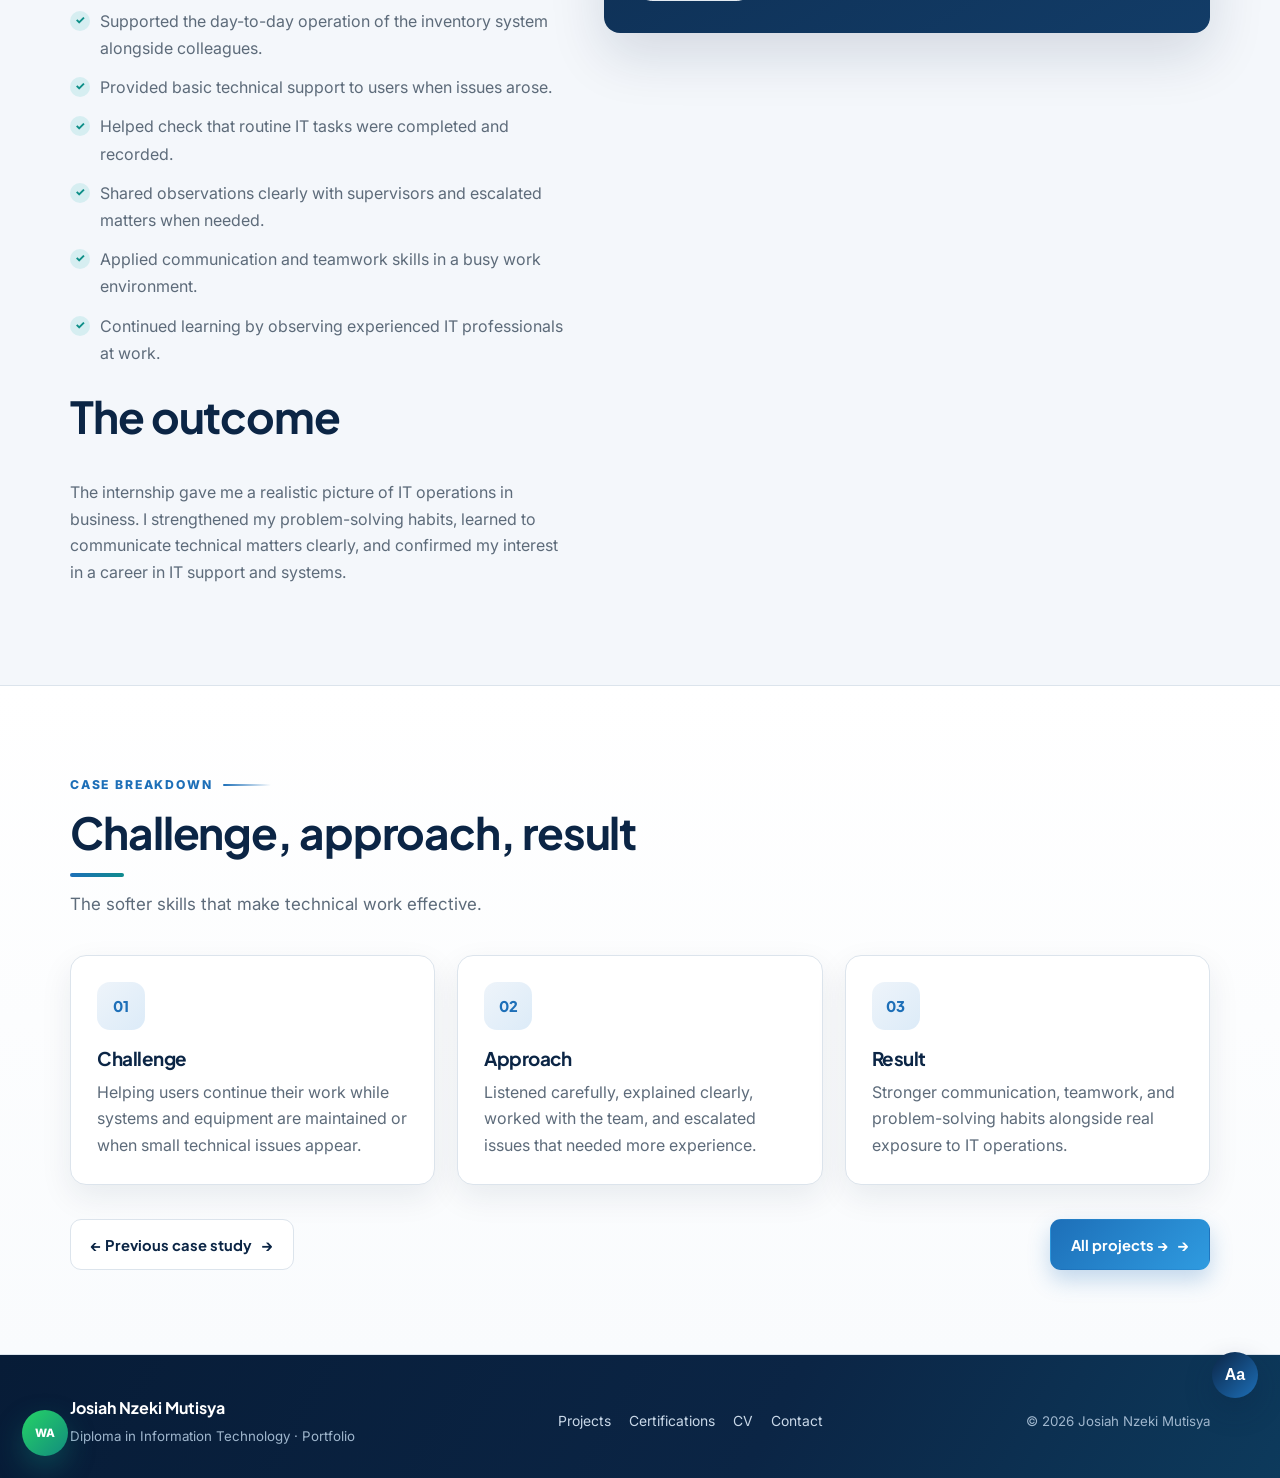
<file: project-it-support.html>
<!DOCTYPE html>
<html lang="en">
<head>
  <script>
    (function () {
      try {
        var contrast = localStorage.getItem("portfolio-contrast");
        if (contrast) document.documentElement.dataset.contrast = contrast;
        var size = localStorage.getItem("portfolio-text-size");
        if (size) document.documentElement.style.fontSize = size;
      } catch (e) {}
    })();
  </script>
  <meta charset="UTF-8">
  <meta name="viewport" content="width=device-width, initial-scale=1.0">
  <title>IT Support &amp; Systems Operation | Josiah Nzeki Mutisya</title>
  <meta name="description" content="Internship case study: providing basic technical support and supporting the smooth operation of business systems at Tri Clover Industries Ltd.">
  <link rel="manifest" href="manifest.webmanifest">
  <meta name="theme-color" content="#0b2545">
  <meta name="apple-mobile-web-app-capable" content="yes">
  <meta name="apple-mobile-web-app-status-bar-style" content="black-translucent">
  <link rel="canonical" href="https://joejoris.github.io/Josiah-Nzeki/project-it-support.html">
  <link rel="apple-touch-icon" href="assets/apple-touch-icon.png">
  <meta property="og:type" content="website">
  <meta property="og:site_name" content="Josiah Nzeki Mutisya | IT Portfolio">
  <meta property="og:title" content="IT Support &amp; Systems Operation | Josiah Nzeki Mutisya">
  <meta property="og:description" content="Internship case study: providing basic technical support and supporting the smooth operation of business systems at Tri Clover Industries Ltd.">
  <meta property="og:url" content="https://joejoris.github.io/Josiah-Nzeki/project-it-support.html">
  <meta property="og:image" content="https://joejoris.github.io/Josiah-Nzeki/assets/og-image.jpg">
  <meta property="og:image:width" content="1200">
  <meta property="og:image:height" content="630">
  <meta name="twitter:card" content="summary_large_image">
  <meta name="twitter:title" content="IT Support &amp; Systems Operation | Josiah Nzeki Mutisya">
  <meta name="twitter:description" content="Internship case study: providing basic technical support and supporting the smooth operation of business systems at Tri Clover Industries Ltd.">
  <meta name="twitter:image" content="https://joejoris.github.io/Josiah-Nzeki/assets/og-image.jpg">
  <link rel="icon" href="assets/favicon.svg" type="image/svg+xml">
  <link rel="stylesheet" href="css/style.css">
  <script src="js/main.js" defer></script>
</head>
<body>
  <a class="skip-link" href="#main-content">Skip to main content</a>

  <header class="site-header">
    <div class="nav-container">
      <a class="brand" href="index.html" aria-label="Josiah Nzeki Mutisya home">
        <span class="brand-mark">JN</span>
        <span class="brand-text"><strong>Josiah Nzeki Mutisya</strong><span>IT Portfolio</span></span>
      </a>

      <button class="menu-toggle" type="button" aria-label="Open navigation menu" aria-expanded="false" aria-controls="primary-navigation">&#9776;</button>

      <nav class="nav-links" id="primary-navigation" aria-label="Primary navigation">
        <a href="index.html" data-page="index.html">Home</a>
        <a href="about.html" data-page="about.html">About</a>
        <a href="projects.html" data-page="projects.html">Projects</a>
        <a href="experience.html" data-page="experience.html">Experience</a>
        <a href="certifications.html" data-page="certifications.html">Certifications</a>
        <a href="contact.html" data-page="contact.html">Contact</a>
      
        <a class="mobile-only" href="cv.html" data-page="cv.html">View CV</a>
        <a class="mobile-only" href="portfolio.html" data-page="portfolio.html">Portfolio Hub</a>
</nav>

      <div class="nav-actions"><a class="btn btn-primary btn-small" href="cv.html">View CV</a></div>
    </div>
  </header>

  <main id="main-content">
    <section class="case-hero">
      <div class="container">
        <a class="back-link" href="projects.html">&larr; All projects</a>
        <span class="kicker">Internship Case Study &middot; Tri Clover Industries Ltd</span>
        <h1>IT Support &amp; Systems Operation</h1>
        <p class="lead">Helping systems run smoothly while building practical experience in technical support and IT operations.</p>

        <div class="case-facts">
          <div><span>Role</span><strong>IT Intern</strong></div>
          <div><span>Period</span><strong>June &ndash; August 2025</strong></div>
          <div><span>Organisation</span><strong>Tri Clover Industries Ltd, Nairobi</strong></div>
          <div><span>Focus</span><strong>Support &amp; operations</strong></div>
        </div>

        <div class="case-visual">
          <img src="assets/case-support.svg" alt="Illustration of the technical support flow from reporting an issue to diagnosing, resolving, confirming and recording it.">
        </div>
      </div>
    </section>

    <section class="section">
      <div class="container split">
        <div class="prose reveal">
          <h2>The situation</h2>
          <p>Every organisation depends on systems that work reliably and users who can get help when something goes wrong. During my internship, I was exposed to both sides of this work: keeping business systems running and supporting the people who use them.</p>

          <h2>My role</h2>
          <p>I contributed to the smooth operation of inventory systems and provided basic technical support. I worked with the IT team on everyday tasks, learning how issues are identified, handled, and escalated in a professional setting.</p>

          <h2>What I did</h2>
          <ul class="check-list">
            <li>Supported the day-to-day operation of the inventory system alongside colleagues.</li>
            <li>Provided basic technical support to users when issues arose.</li>
            <li>Helped check that routine IT tasks were completed and recorded.</li>
            <li>Shared observations clearly with supervisors and escalated matters when needed.</li>
            <li>Applied communication and teamwork skills in a busy work environment.</li>
            <li>Continued learning by observing experienced IT professionals at work.</li>
          </ul>

          <h2>The outcome</h2>
          <p>The internship gave me a realistic picture of IT operations in business. I strengthened my problem-solving habits, learned to communicate technical matters clearly, and confirmed my interest in a career in IT support and systems.</p>
        </div>

        <aside class="info-panel reveal">
          <h3>Case summary</h3>
          <div class="info-row"><div class="card-icon">01</div><div><strong>Focus</strong><span>Technical support &amp; systems</span></div></div>
          <div class="info-row"><div class="card-icon">02</div><div><strong>Systems</strong><span>Sage Inventory &amp; office IT</span></div></div>
          <div class="info-row"><div class="card-icon">03</div><div><strong>Approach</strong><span>Learn by doing, with guidance</span></div></div>
          <div class="info-row"><div class="card-icon">04</div><div><strong>Duration</strong><span>Three-month internship</span></div></div>
          <h3 style="margin-top: 26px;">Skills applied</h3>
          <div class="tag-list">
            <span class="tag">Technical Support</span>
            <span class="tag">IT Operations</span>
            <span class="tag">Communication</span>
            <span class="tag">Teamwork</span>
            <span class="tag">Problem Solving</span>
          </div>
        </aside>
      </div>
    </section>

    <section class="section section-alt">
      <div class="container">
        <div class="section-heading reveal">
          <span class="kicker">Case Breakdown</span>
          <h2>Challenge, approach, result</h2>
          <p>The softer skills that make technical work effective.</p>
        </div>

        <div class="grid grid-3">
          <article class="card reveal">
            <div class="card-icon">01</div>
            <h3>Challenge</h3>
            <p>Helping users continue their work while systems and equipment are maintained or when small technical issues appear.</p>
          </article>
          <article class="card reveal">
            <div class="card-icon">02</div>
            <h3>Approach</h3>
            <p>Listened carefully, explained clearly, worked with the team, and escalated issues that needed more experience.</p>
          </article>
          <article class="card reveal">
            <div class="card-icon">03</div>
            <h3>Result</h3>
            <p>Stronger communication, teamwork, and problem-solving habits alongside real exposure to IT operations.</p>
          </article>
        </div>

        <div class="case-nav">
          <a class="btn btn-outline" href="project-network-installation.html">&larr; Previous case study</a>
          <a class="btn btn-primary" href="projects.html">All projects &rarr;</a>
        </div>
      </div>
    </section>
  </main>

  <footer class="site-footer">
    <div class="container footer-inner">
      <div><strong>Josiah Nzeki Mutisya</strong><small>Diploma in Information Technology &middot; Portfolio</small></div>
      <div class="footer-links"><a href="projects.html">Projects</a><a href="certifications.html">Certifications</a><a href="cv.html">CV</a><a href="contact.html">Contact</a></div>
      <small>&copy; <span id="year">2026</span> Josiah Nzeki Mutisya</small>
    </div>
  </footer>
</body>
</html>
</file>
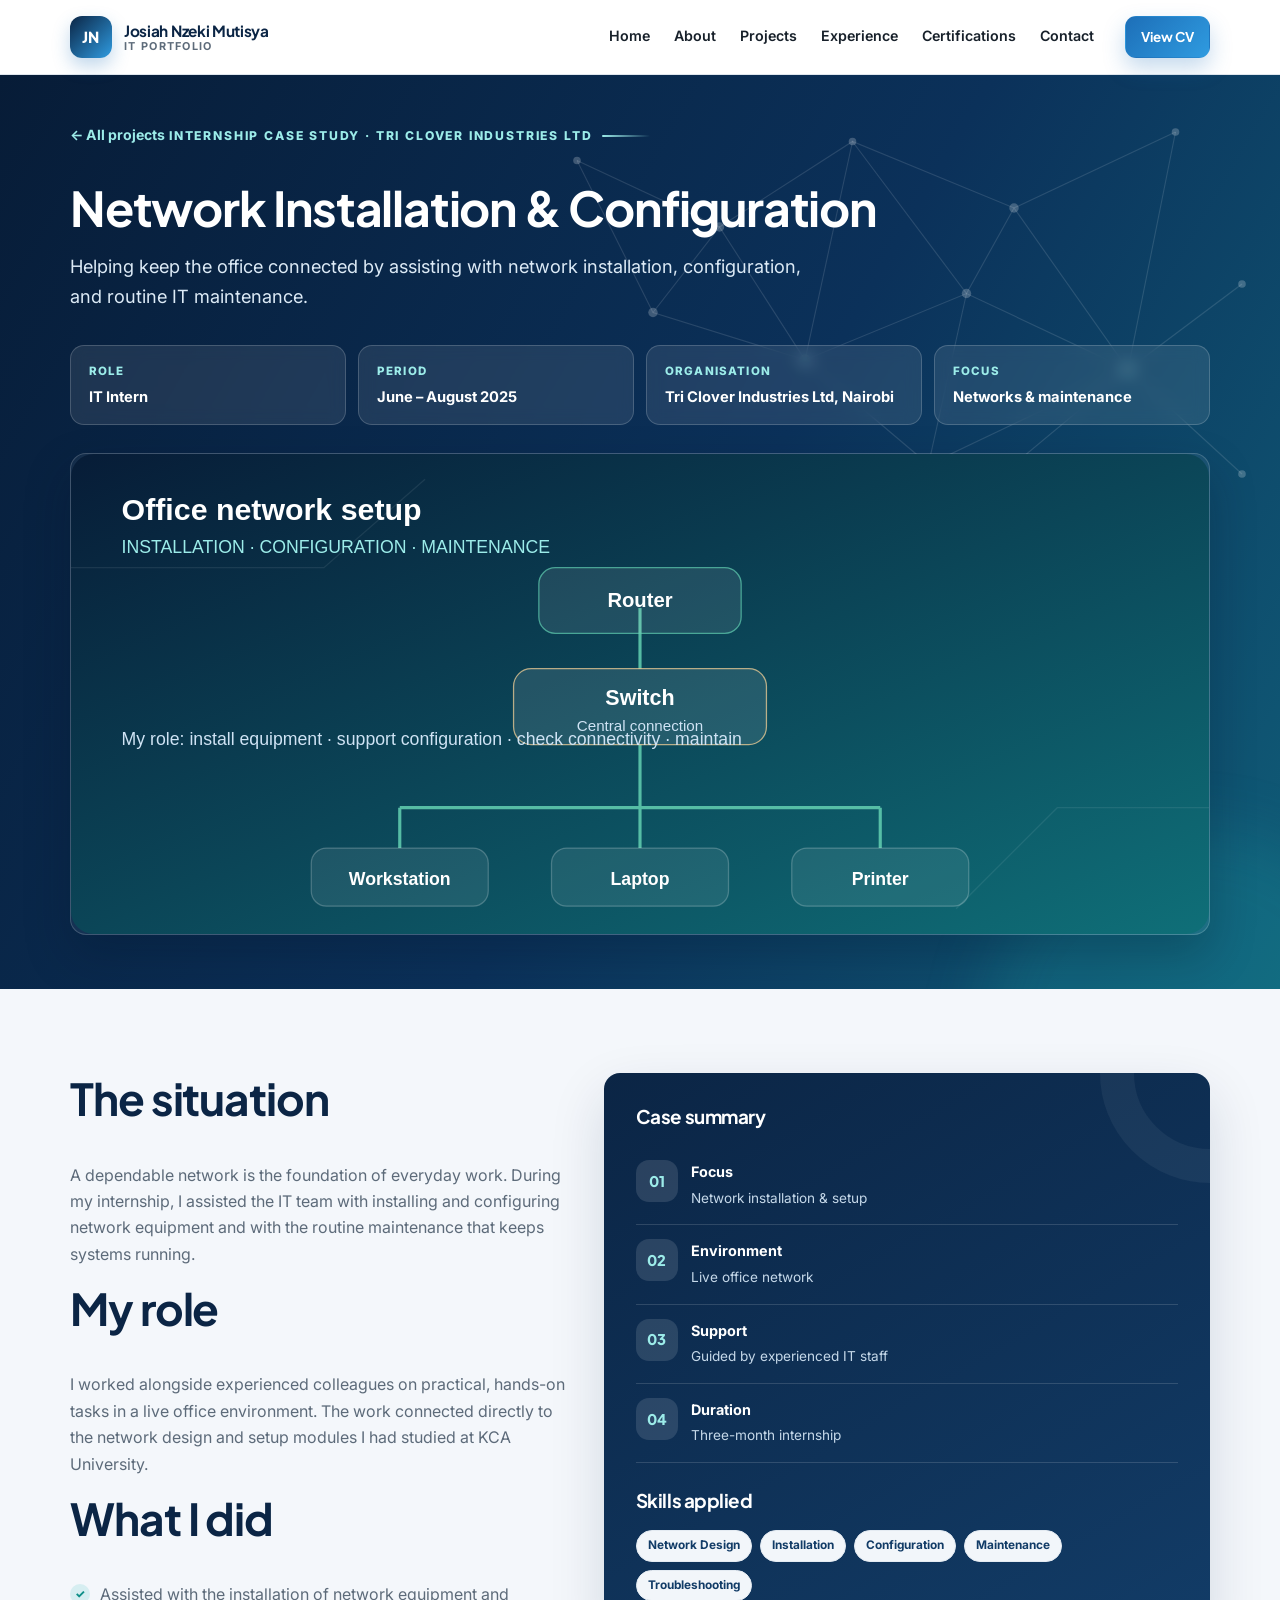
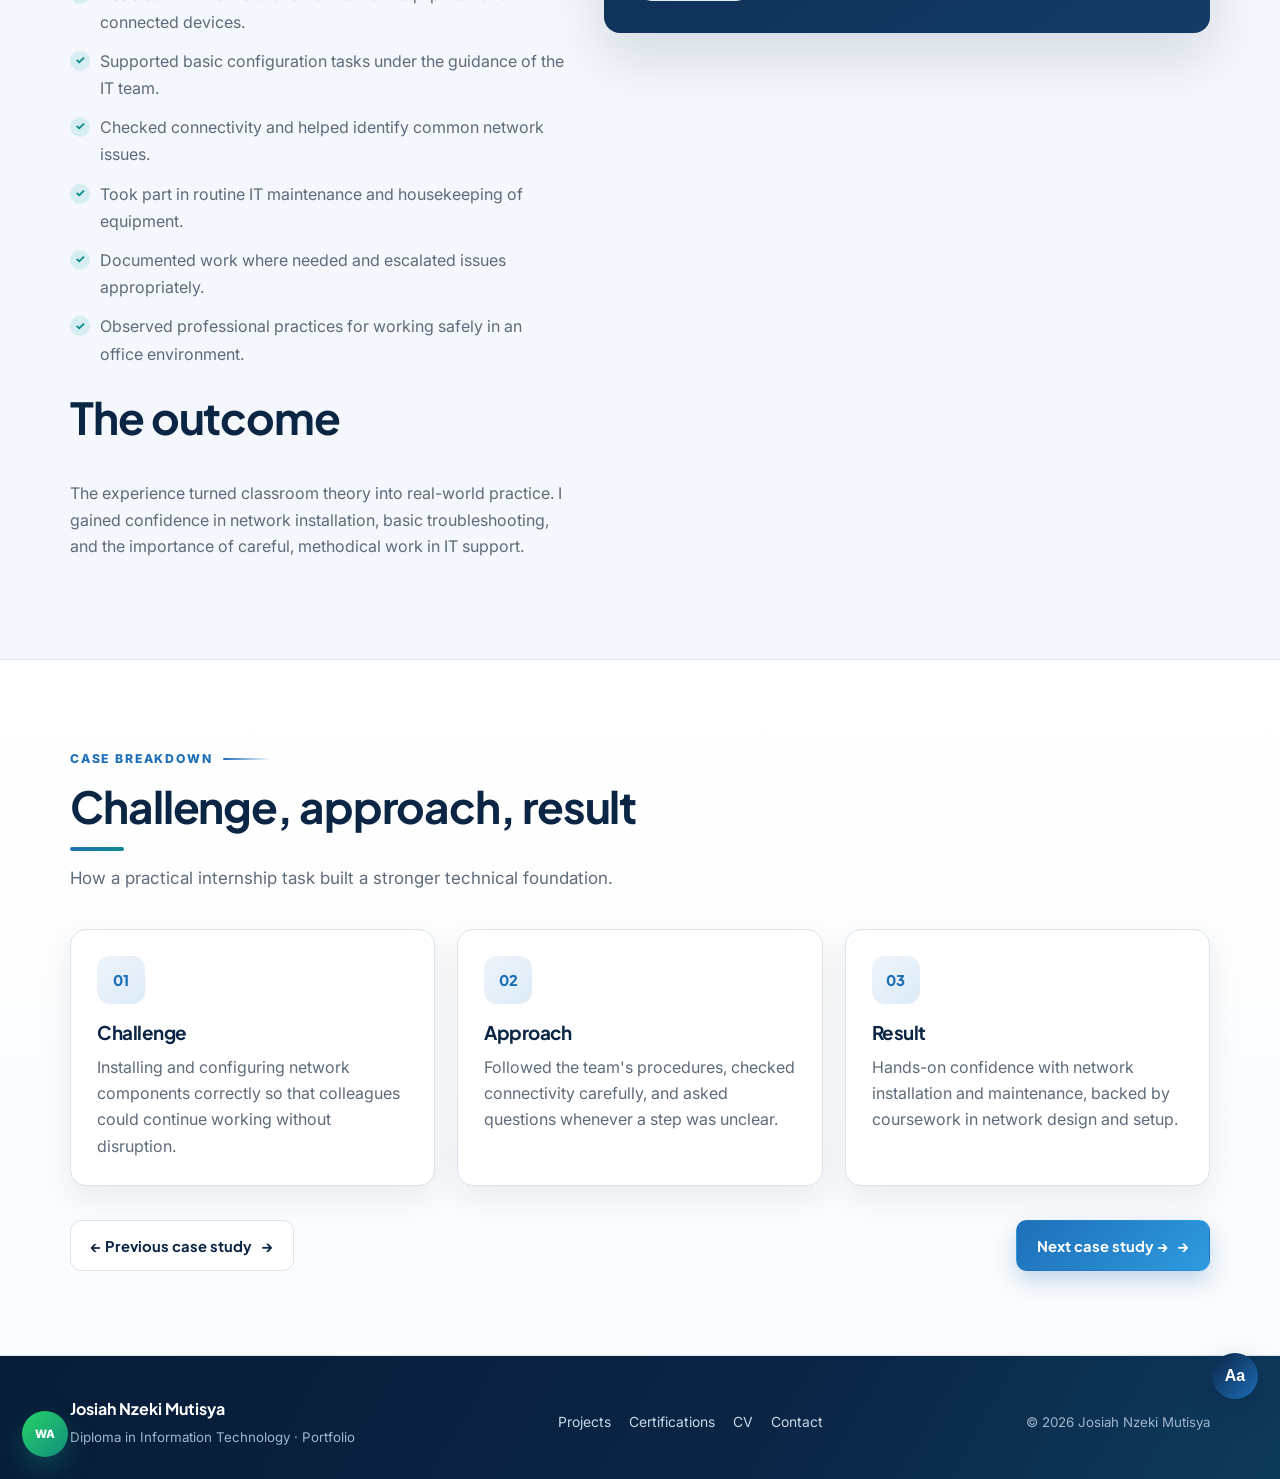
<file: project-network-installation.html>
<!DOCTYPE html>
<html lang="en">
<head>
  <script>
    (function () {
      try {
        var contrast = localStorage.getItem("portfolio-contrast");
        if (contrast) document.documentElement.dataset.contrast = contrast;
        var size = localStorage.getItem("portfolio-text-size");
        if (size) document.documentElement.style.fontSize = size;
      } catch (e) {}
    })();
  </script>
  <meta charset="UTF-8">
  <meta name="viewport" content="width=device-width, initial-scale=1.0">
  <title>Network Installation &amp; Configuration | Josiah Nzeki Mutisya</title>
  <meta name="description" content="Internship case study: assisting with network installation, configuration, and routine IT maintenance at Tri Clover Industries Ltd, Nairobi.">
  <link rel="manifest" href="manifest.webmanifest">
  <meta name="theme-color" content="#0b2545">
  <meta name="apple-mobile-web-app-capable" content="yes">
  <meta name="apple-mobile-web-app-status-bar-style" content="black-translucent">
  <link rel="canonical" href="https://joejoris.github.io/Josiah-Nzeki/project-network-installation.html">
  <link rel="apple-touch-icon" href="assets/apple-touch-icon.png">
  <meta property="og:type" content="website">
  <meta property="og:site_name" content="Josiah Nzeki Mutisya | IT Portfolio">
  <meta property="og:title" content="Network Installation &amp; Configuration | Josiah Nzeki Mutisya">
  <meta property="og:description" content="Internship case study: assisting with network installation, configuration, and routine IT maintenance at Tri Clover Industries Ltd, Nairobi.">
  <meta property="og:url" content="https://joejoris.github.io/Josiah-Nzeki/project-network-installation.html">
  <meta property="og:image" content="https://joejoris.github.io/Josiah-Nzeki/assets/og-image.jpg">
  <meta property="og:image:width" content="1200">
  <meta property="og:image:height" content="630">
  <meta name="twitter:card" content="summary_large_image">
  <meta name="twitter:title" content="Network Installation &amp; Configuration | Josiah Nzeki Mutisya">
  <meta name="twitter:description" content="Internship case study: assisting with network installation, configuration, and routine IT maintenance at Tri Clover Industries Ltd, Nairobi.">
  <meta name="twitter:image" content="https://joejoris.github.io/Josiah-Nzeki/assets/og-image.jpg">
  <link rel="icon" href="assets/favicon.svg" type="image/svg+xml">
  <link rel="stylesheet" href="css/style.css">
  <script src="js/main.js" defer></script>
</head>
<body>
  <a class="skip-link" href="#main-content">Skip to main content</a>

  <header class="site-header">
    <div class="nav-container">
      <a class="brand" href="index.html" aria-label="Josiah Nzeki Mutisya home">
        <span class="brand-mark">JN</span>
        <span class="brand-text"><strong>Josiah Nzeki Mutisya</strong><span>IT Portfolio</span></span>
      </a>

      <button class="menu-toggle" type="button" aria-label="Open navigation menu" aria-expanded="false" aria-controls="primary-navigation">&#9776;</button>

      <nav class="nav-links" id="primary-navigation" aria-label="Primary navigation">
        <a href="index.html" data-page="index.html">Home</a>
        <a href="about.html" data-page="about.html">About</a>
        <a href="projects.html" data-page="projects.html">Projects</a>
        <a href="experience.html" data-page="experience.html">Experience</a>
        <a href="certifications.html" data-page="certifications.html">Certifications</a>
        <a href="contact.html" data-page="contact.html">Contact</a>
      
        <a class="mobile-only" href="cv.html" data-page="cv.html">View CV</a>
        <a class="mobile-only" href="portfolio.html" data-page="portfolio.html">Portfolio Hub</a>
</nav>

      <div class="nav-actions"><a class="btn btn-primary btn-small" href="cv.html">View CV</a></div>
    </div>
  </header>

  <main id="main-content">
    <section class="case-hero">
      <div class="container">
        <a class="back-link" href="projects.html">&larr; All projects</a>
        <span class="kicker">Internship Case Study &middot; Tri Clover Industries Ltd</span>
        <h1>Network Installation &amp; Configuration</h1>
        <p class="lead">Helping keep the office connected by assisting with network installation, configuration, and routine IT maintenance.</p>

        <div class="case-facts">
          <div><span>Role</span><strong>IT Intern</strong></div>
          <div><span>Period</span><strong>June &ndash; August 2025</strong></div>
          <div><span>Organisation</span><strong>Tri Clover Industries Ltd, Nairobi</strong></div>
          <div><span>Focus</span><strong>Networks &amp; maintenance</strong></div>
        </div>

        <div class="case-visual">
          <img src="assets/case-network.svg" alt="Illustrative office network topology showing a router, switch, workstations, laptop and printer.">
        </div>
      </div>
    </section>

    <section class="section">
      <div class="container split">
        <div class="prose reveal">
          <h2>The situation</h2>
          <p>A dependable network is the foundation of everyday work. During my internship, I assisted the IT team with installing and configuring network equipment and with the routine maintenance that keeps systems running.</p>

          <h2>My role</h2>
          <p>I worked alongside experienced colleagues on practical, hands-on tasks in a live office environment. The work connected directly to the network design and setup modules I had studied at KCA University.</p>

          <h2>What I did</h2>
          <ul class="check-list">
            <li>Assisted with the installation of network equipment and connected devices.</li>
            <li>Supported basic configuration tasks under the guidance of the IT team.</li>
            <li>Checked connectivity and helped identify common network issues.</li>
            <li>Took part in routine IT maintenance and housekeeping of equipment.</li>
            <li>Documented work where needed and escalated issues appropriately.</li>
            <li>Observed professional practices for working safely in an office environment.</li>
          </ul>

          <h2>The outcome</h2>
          <p>The experience turned classroom theory into real-world practice. I gained confidence in network installation, basic troubleshooting, and the importance of careful, methodical work in IT support.</p>
        </div>

        <aside class="info-panel reveal">
          <h3>Case summary</h3>
          <div class="info-row"><div class="card-icon">01</div><div><strong>Focus</strong><span>Network installation &amp; setup</span></div></div>
          <div class="info-row"><div class="card-icon">02</div><div><strong>Environment</strong><span>Live office network</span></div></div>
          <div class="info-row"><div class="card-icon">03</div><div><strong>Support</strong><span>Guided by experienced IT staff</span></div></div>
          <div class="info-row"><div class="card-icon">04</div><div><strong>Duration</strong><span>Three-month internship</span></div></div>
          <h3 style="margin-top: 26px;">Skills applied</h3>
          <div class="tag-list">
            <span class="tag">Network Design</span>
            <span class="tag">Installation</span>
            <span class="tag">Configuration</span>
            <span class="tag">Maintenance</span>
            <span class="tag">Troubleshooting</span>
          </div>
        </aside>
      </div>
    </section>

    <section class="section section-alt">
      <div class="container">
        <div class="section-heading reveal">
          <span class="kicker">Case Breakdown</span>
          <h2>Challenge, approach, result</h2>
          <p>How a practical internship task built a stronger technical foundation.</p>
        </div>

        <div class="grid grid-3">
          <article class="card reveal">
            <div class="card-icon">01</div>
            <h3>Challenge</h3>
            <p>Installing and configuring network components correctly so that colleagues could continue working without disruption.</p>
          </article>
          <article class="card reveal">
            <div class="card-icon">02</div>
            <h3>Approach</h3>
            <p>Followed the team's procedures, checked connectivity carefully, and asked questions whenever a step was unclear.</p>
          </article>
          <article class="card reveal">
            <div class="card-icon">03</div>
            <h3>Result</h3>
            <p>Hands-on confidence with network installation and maintenance, backed by coursework in network design and setup.</p>
          </article>
        </div>

        <div class="case-nav">
          <a class="btn btn-outline" href="project-sage-inventory.html">&larr; Previous case study</a>
          <a class="btn btn-primary" href="project-it-support.html">Next case study &rarr;</a>
        </div>
      </div>
    </section>
  </main>

  <footer class="site-footer">
    <div class="container footer-inner">
      <div><strong>Josiah Nzeki Mutisya</strong><small>Diploma in Information Technology &middot; Portfolio</small></div>
      <div class="footer-links"><a href="projects.html">Projects</a><a href="certifications.html">Certifications</a><a href="cv.html">CV</a><a href="contact.html">Contact</a></div>
      <small>&copy; <span id="year">2026</span> Josiah Nzeki Mutisya</small>
    </div>
  </footer>
</body>
</html>
</file>
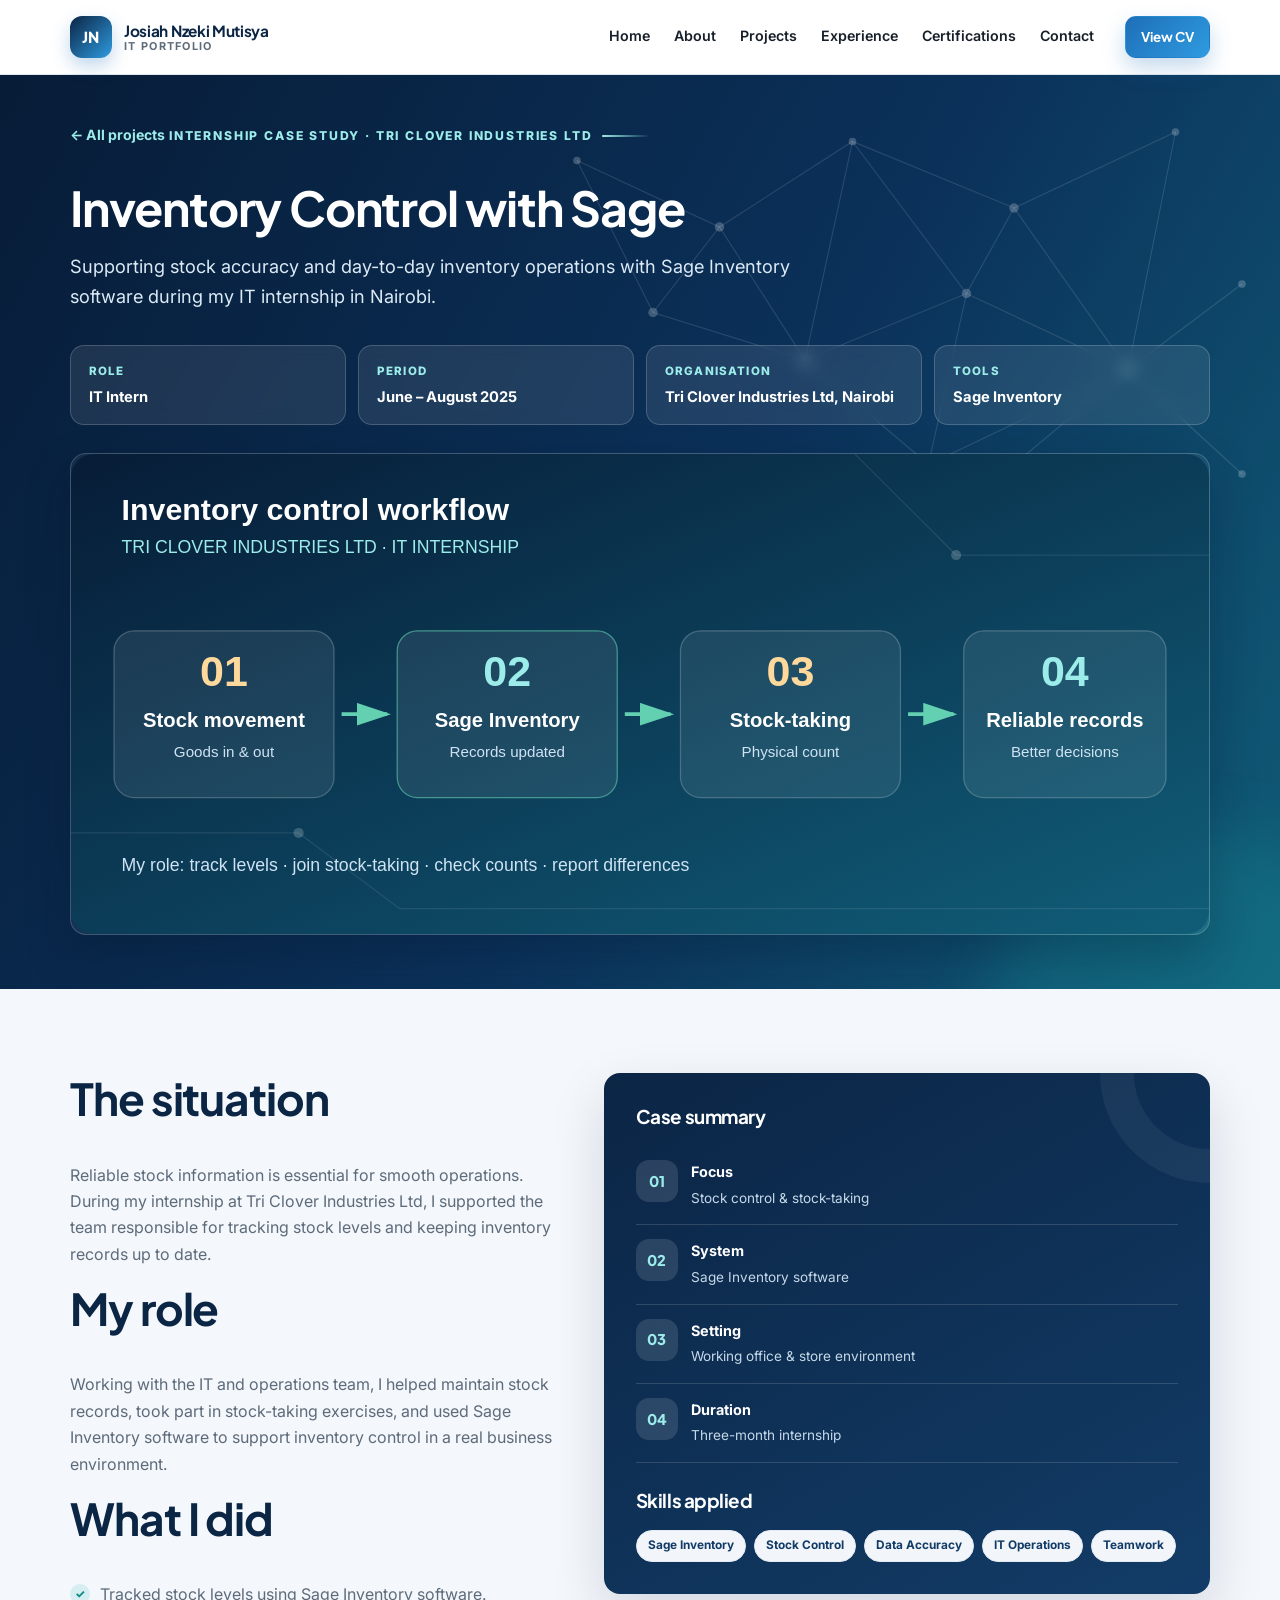
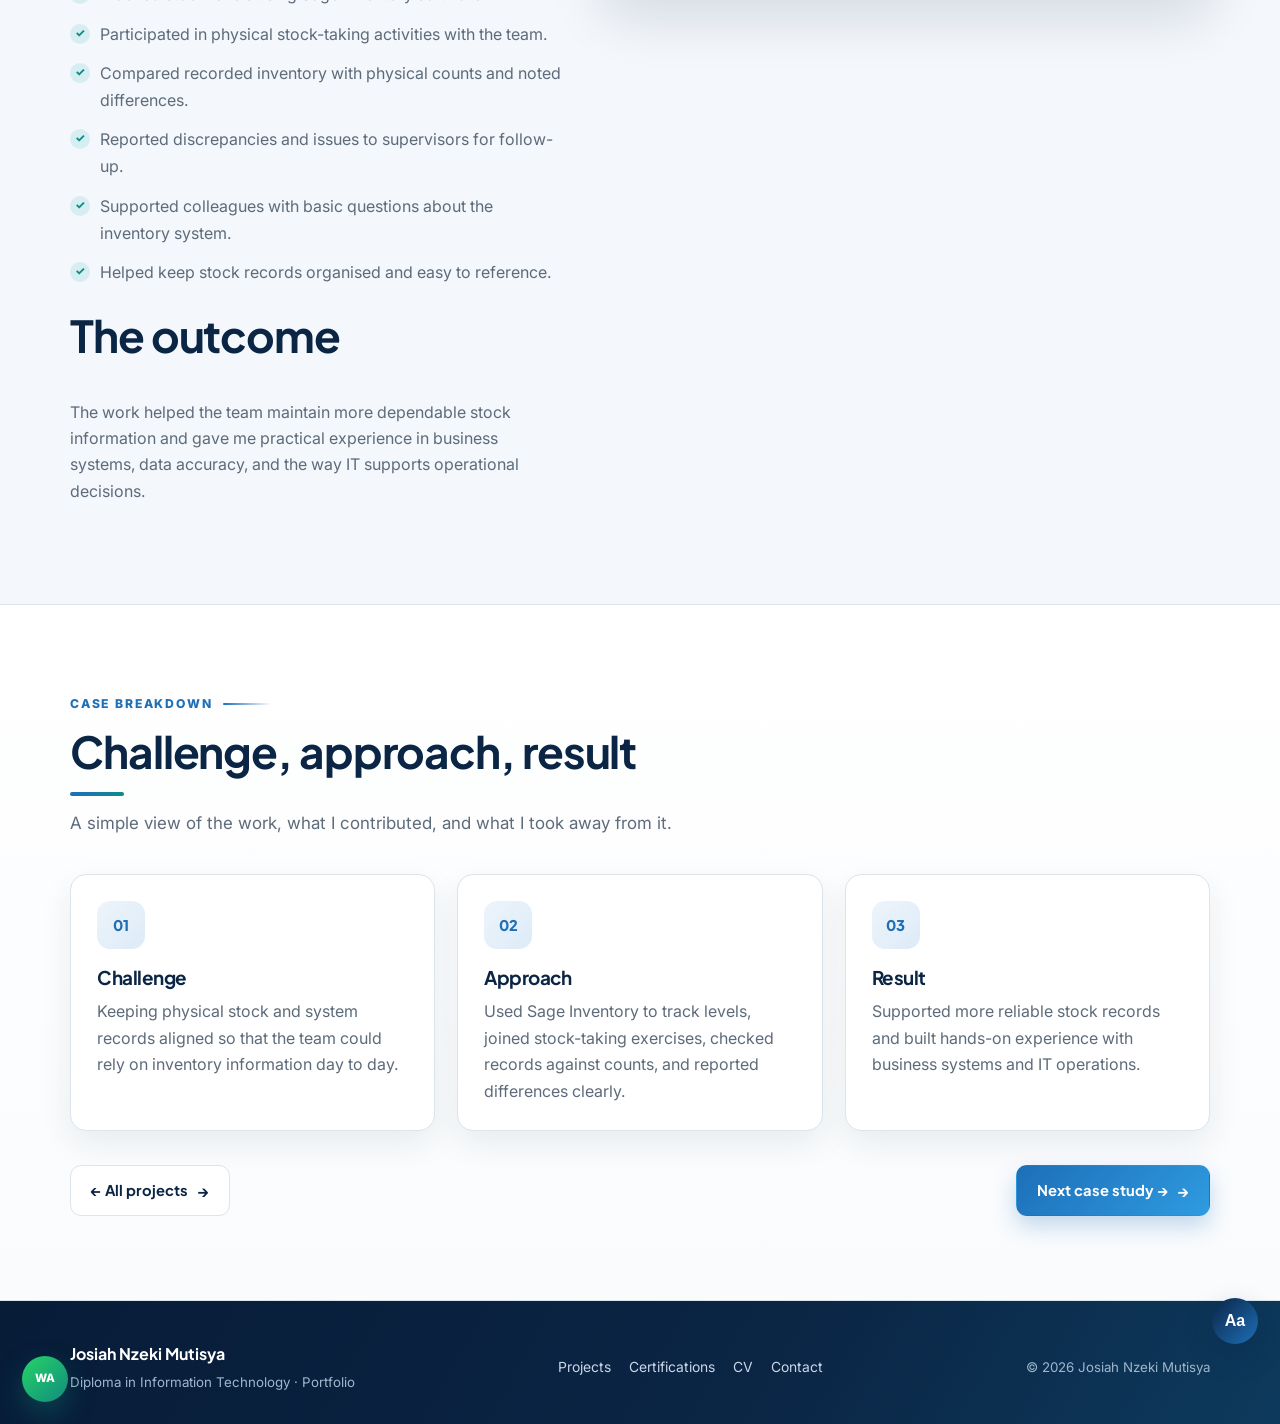
<file: project-sage-inventory.html>
<!DOCTYPE html>
<html lang="en">
<head>
  <script>
    (function () {
      try {
        var contrast = localStorage.getItem("portfolio-contrast");
        if (contrast) document.documentElement.dataset.contrast = contrast;
        var size = localStorage.getItem("portfolio-text-size");
        if (size) document.documentElement.style.fontSize = size;
      } catch (e) {}
    })();
  </script>
  <meta charset="UTF-8">
  <meta name="viewport" content="width=device-width, initial-scale=1.0">
  <title>Inventory Control with Sage | Josiah Nzeki Mutisya</title>
  <meta name="description" content="Internship case study: supporting stock control and stock-taking with Sage Inventory software at Tri Clover Industries Ltd, Nairobi.">
  <link rel="manifest" href="manifest.webmanifest">
  <meta name="theme-color" content="#0b2545">
  <meta name="apple-mobile-web-app-capable" content="yes">
  <meta name="apple-mobile-web-app-status-bar-style" content="black-translucent">
  <link rel="canonical" href="https://joejoris.github.io/Josiah-Nzeki/project-sage-inventory.html">
  <link rel="apple-touch-icon" href="assets/apple-touch-icon.png">
  <meta property="og:type" content="website">
  <meta property="og:site_name" content="Josiah Nzeki Mutisya | IT Portfolio">
  <meta property="og:title" content="Inventory Control with Sage | Josiah Nzeki Mutisya">
  <meta property="og:description" content="Internship case study: supporting stock control and stock-taking with Sage Inventory software at Tri Clover Industries Ltd, Nairobi.">
  <meta property="og:url" content="https://joejoris.github.io/Josiah-Nzeki/project-sage-inventory.html">
  <meta property="og:image" content="https://joejoris.github.io/Josiah-Nzeki/assets/og-image.jpg">
  <meta property="og:image:width" content="1200">
  <meta property="og:image:height" content="630">
  <meta name="twitter:card" content="summary_large_image">
  <meta name="twitter:title" content="Inventory Control with Sage | Josiah Nzeki Mutisya">
  <meta name="twitter:description" content="Internship case study: supporting stock control and stock-taking with Sage Inventory software at Tri Clover Industries Ltd, Nairobi.">
  <meta name="twitter:image" content="https://joejoris.github.io/Josiah-Nzeki/assets/og-image.jpg">
  <link rel="icon" href="assets/favicon.svg" type="image/svg+xml">
  <link rel="stylesheet" href="css/style.css">
  <script src="js/main.js" defer></script>
</head>
<body>
  <a class="skip-link" href="#main-content">Skip to main content</a>

  <header class="site-header">
    <div class="nav-container">
      <a class="brand" href="index.html" aria-label="Josiah Nzeki Mutisya home">
        <span class="brand-mark">JN</span>
        <span class="brand-text"><strong>Josiah Nzeki Mutisya</strong><span>IT Portfolio</span></span>
      </a>

      <button class="menu-toggle" type="button" aria-label="Open navigation menu" aria-expanded="false" aria-controls="primary-navigation">&#9776;</button>

      <nav class="nav-links" id="primary-navigation" aria-label="Primary navigation">
        <a href="index.html" data-page="index.html">Home</a>
        <a href="about.html" data-page="about.html">About</a>
        <a href="projects.html" data-page="projects.html">Projects</a>
        <a href="experience.html" data-page="experience.html">Experience</a>
        <a href="certifications.html" data-page="certifications.html">Certifications</a>
        <a href="contact.html" data-page="contact.html">Contact</a>
      
        <a class="mobile-only" href="cv.html" data-page="cv.html">View CV</a>
        <a class="mobile-only" href="portfolio.html" data-page="portfolio.html">Portfolio Hub</a>
</nav>

      <div class="nav-actions"><a class="btn btn-primary btn-small" href="cv.html">View CV</a></div>
    </div>
  </header>

  <main id="main-content">
    <section class="case-hero">
      <div class="container">
        <a class="back-link" href="projects.html">&larr; All projects</a>
        <span class="kicker">Internship Case Study &middot; Tri Clover Industries Ltd</span>
        <h1>Inventory Control with Sage</h1>
        <p class="lead">Supporting stock accuracy and day-to-day inventory operations with Sage Inventory software during my IT internship in Nairobi.</p>

        <div class="case-facts">
          <div><span>Role</span><strong>IT Intern</strong></div>
          <div><span>Period</span><strong>June &ndash; August 2025</strong></div>
          <div><span>Organisation</span><strong>Tri Clover Industries Ltd, Nairobi</strong></div>
          <div><span>Tools</span><strong>Sage Inventory</strong></div>
        </div>

        <div class="case-visual">
          <img src="assets/case-inventory.svg" alt="Illustration of the inventory control workflow: stock movement, Sage Inventory records, stock-taking and reliable records.">
        </div>
      </div>
    </section>

    <section class="section">
      <div class="container split">
        <div class="prose reveal">
          <h2>The situation</h2>
          <p>Reliable stock information is essential for smooth operations. During my internship at Tri Clover Industries Ltd, I supported the team responsible for tracking stock levels and keeping inventory records up to date.</p>

          <h2>My role</h2>
          <p>Working with the IT and operations team, I helped maintain stock records, took part in stock-taking exercises, and used Sage Inventory software to support inventory control in a real business environment.</p>

          <h2>What I did</h2>
          <ul class="check-list">
            <li>Tracked stock levels using Sage Inventory software.</li>
            <li>Participated in physical stock-taking activities with the team.</li>
            <li>Compared recorded inventory with physical counts and noted differences.</li>
            <li>Reported discrepancies and issues to supervisors for follow-up.</li>
            <li>Supported colleagues with basic questions about the inventory system.</li>
            <li>Helped keep stock records organised and easy to reference.</li>
          </ul>

          <h2>The outcome</h2>
          <p>The work helped the team maintain more dependable stock information and gave me practical experience in business systems, data accuracy, and the way IT supports operational decisions.</p>
        </div>

        <aside class="info-panel reveal">
          <h3>Case summary</h3>
          <div class="info-row"><div class="card-icon">01</div><div><strong>Focus</strong><span>Stock control &amp; stock-taking</span></div></div>
          <div class="info-row"><div class="card-icon">02</div><div><strong>System</strong><span>Sage Inventory software</span></div></div>
          <div class="info-row"><div class="card-icon">03</div><div><strong>Setting</strong><span>Working office &amp; store environment</span></div></div>
          <div class="info-row"><div class="card-icon">04</div><div><strong>Duration</strong><span>Three-month internship</span></div></div>
          <h3 style="margin-top: 26px;">Skills applied</h3>
          <div class="tag-list">
            <span class="tag">Sage Inventory</span>
            <span class="tag">Stock Control</span>
            <span class="tag">Data Accuracy</span>
            <span class="tag">IT Operations</span>
            <span class="tag">Teamwork</span>
          </div>
        </aside>
      </div>
    </section>

    <section class="section section-alt">
      <div class="container">
        <div class="section-heading reveal">
          <span class="kicker">Case Breakdown</span>
          <h2>Challenge, approach, result</h2>
          <p>A simple view of the work, what I contributed, and what I took away from it.</p>
        </div>

        <div class="grid grid-3">
          <article class="card reveal">
            <div class="card-icon">01</div>
            <h3>Challenge</h3>
            <p>Keeping physical stock and system records aligned so that the team could rely on inventory information day to day.</p>
          </article>
          <article class="card reveal">
            <div class="card-icon">02</div>
            <h3>Approach</h3>
            <p>Used Sage Inventory to track levels, joined stock-taking exercises, checked records against counts, and reported differences clearly.</p>
          </article>
          <article class="card reveal">
            <div class="card-icon">03</div>
            <h3>Result</h3>
            <p>Supported more reliable stock records and built hands-on experience with business systems and IT operations.</p>
          </article>
        </div>

        <div class="case-nav">
          <a class="btn btn-outline" href="projects.html">&larr; All projects</a>
          <a class="btn btn-primary" href="project-network-installation.html">Next case study &rarr;</a>
        </div>
      </div>
    </section>
  </main>

  <footer class="site-footer">
    <div class="container footer-inner">
      <div><strong>Josiah Nzeki Mutisya</strong><small>Diploma in Information Technology &middot; Portfolio</small></div>
      <div class="footer-links"><a href="projects.html">Projects</a><a href="certifications.html">Certifications</a><a href="cv.html">CV</a><a href="contact.html">Contact</a></div>
      <small>&copy; <span id="year">2026</span> Josiah Nzeki Mutisya</small>
    </div>
  </footer>
</body>
</html>
</file>
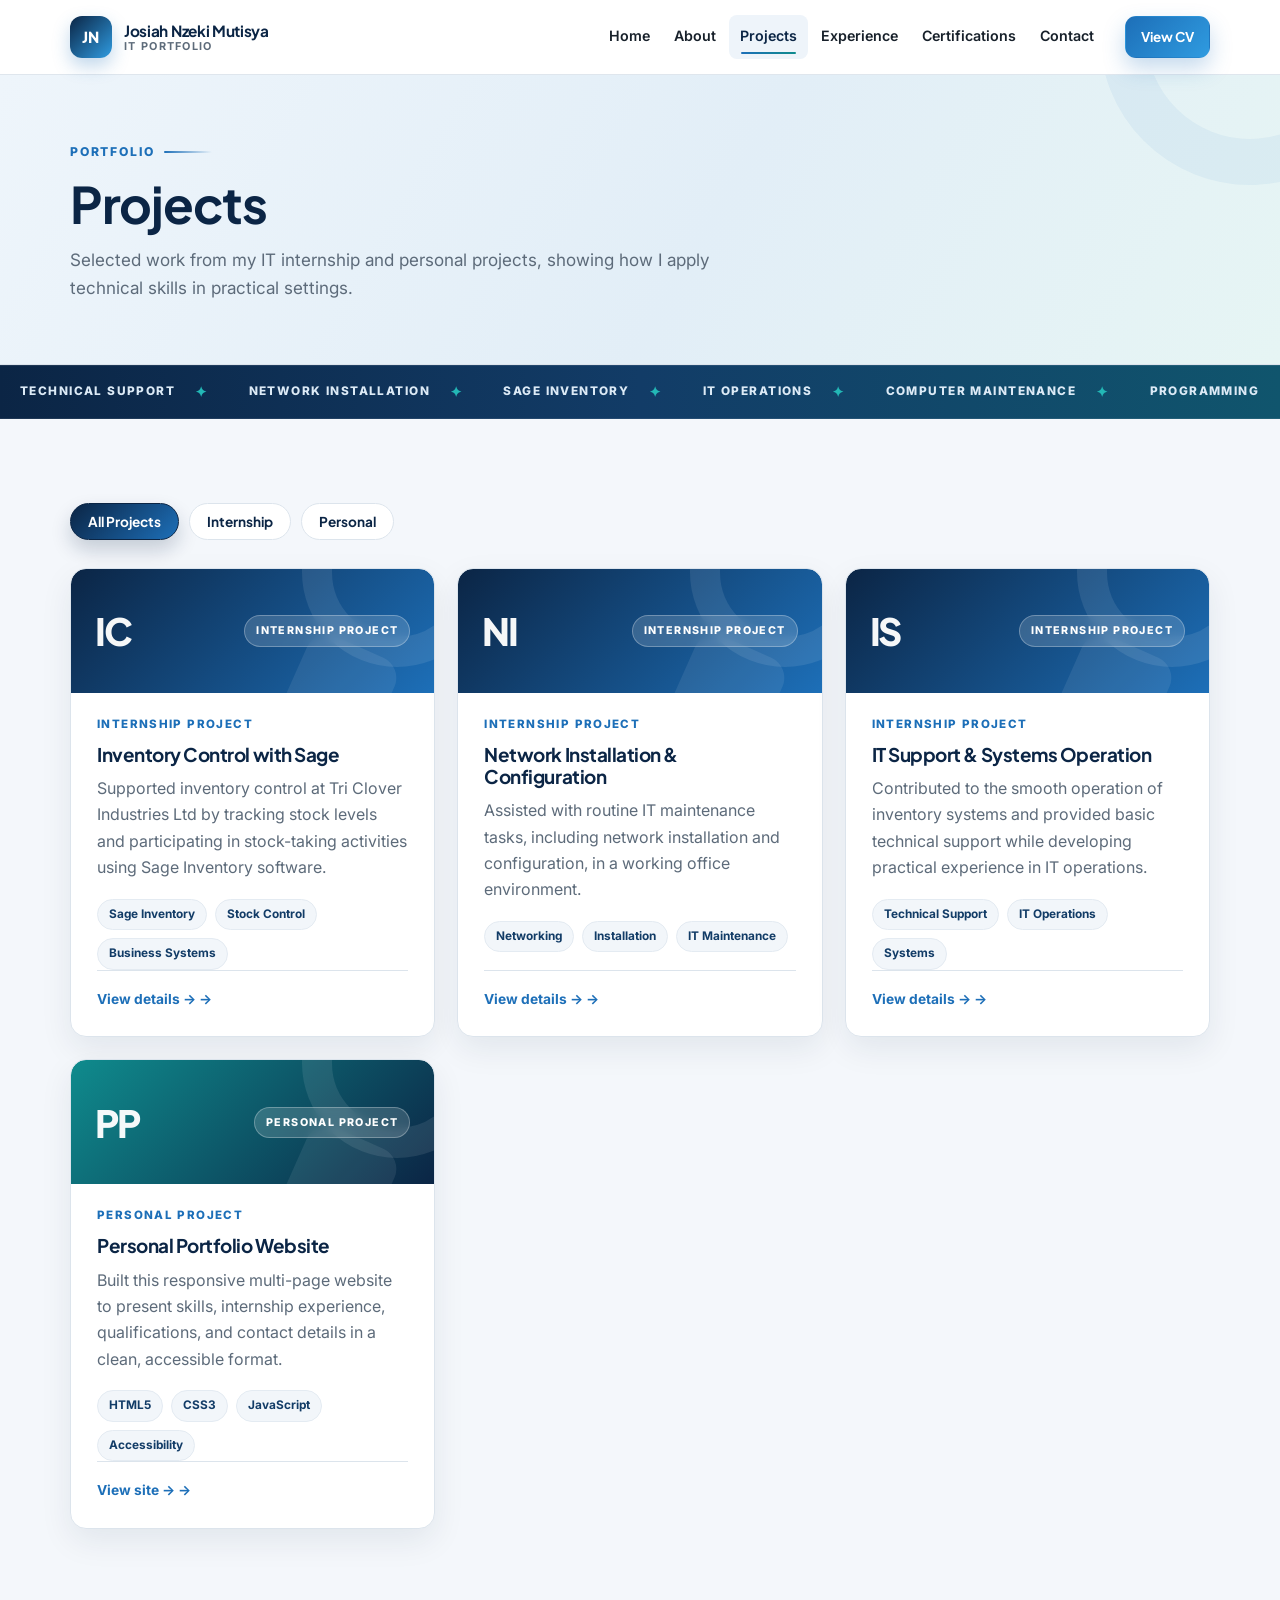
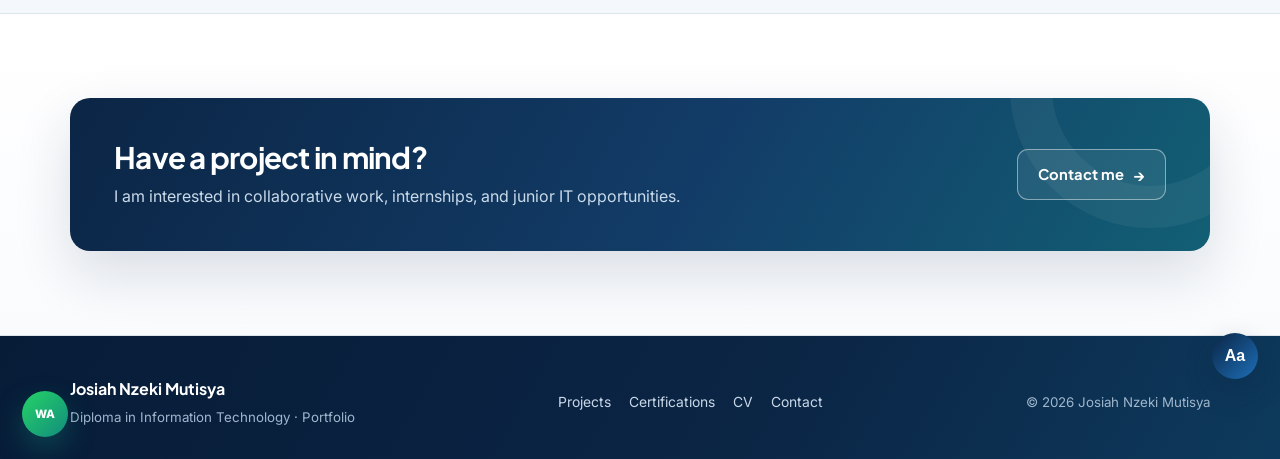
<file: projects.html>
<!DOCTYPE html>
<html lang="en">
<head>
  <script>
    (function () {
      try {
        var contrast = localStorage.getItem("portfolio-contrast");
        if (contrast) document.documentElement.dataset.contrast = contrast;
        var size = localStorage.getItem("portfolio-text-size");
        if (size) document.documentElement.style.fontSize = size;
      } catch (e) {}
    })();
  </script>
  <meta charset="UTF-8">
  <meta name="viewport" content="width=device-width, initial-scale=1.0">
  <title>Projects | Josiah Nzeki Mutisya</title>
  <meta name="description" content="Internship and personal IT projects by Josiah Nzeki Mutisya, including Sage Inventory support, network installation, and technical support.">
  <link rel="manifest" href="manifest.webmanifest">
  <meta name="theme-color" content="#0b2545">
  <meta name="apple-mobile-web-app-capable" content="yes">
  <meta name="apple-mobile-web-app-status-bar-style" content="black-translucent">
  <link rel="canonical" href="https://joejoris.github.io/Josiah-Nzeki/projects.html">
  <link rel="apple-touch-icon" href="assets/apple-touch-icon.png">
  <meta property="og:type" content="website">
  <meta property="og:site_name" content="Josiah Nzeki Mutisya | IT Portfolio">
  <meta property="og:title" content="Projects | Josiah Nzeki Mutisya">
  <meta property="og:description" content="Internship and personal IT projects by Josiah Nzeki Mutisya, including Sage Inventory support, network installation, and technical support.">
  <meta property="og:url" content="https://joejoris.github.io/Josiah-Nzeki/projects.html">
  <meta property="og:image" content="https://joejoris.github.io/Josiah-Nzeki/assets/og-image.jpg">
  <meta property="og:image:width" content="1200">
  <meta property="og:image:height" content="630">
  <meta name="twitter:card" content="summary_large_image">
  <meta name="twitter:title" content="Projects | Josiah Nzeki Mutisya">
  <meta name="twitter:description" content="Internship and personal IT projects by Josiah Nzeki Mutisya, including Sage Inventory support, network installation, and technical support.">
  <meta name="twitter:image" content="https://joejoris.github.io/Josiah-Nzeki/assets/og-image.jpg">
  <link rel="icon" href="assets/favicon.svg" type="image/svg+xml">
  <link rel="stylesheet" href="css/style.css">
  <script src="js/main.js" defer></script>
</head>
<body>
  <a class="skip-link" href="#main-content">Skip to main content</a>

  <header class="site-header">
    <div class="nav-container">
      <a class="brand" href="index.html" aria-label="Josiah Nzeki Mutisya home">
        <span class="brand-mark">JN</span>
        <span class="brand-text"><strong>Josiah Nzeki Mutisya</strong><span>IT Portfolio</span></span>
      </a>
      <button class="menu-toggle" type="button" aria-label="Open navigation menu" aria-expanded="false" aria-controls="primary-navigation">&#9776;</button>
      <nav class="nav-links" id="primary-navigation" aria-label="Primary navigation">
        <a href="index.html" data-page="index.html">Home</a>
        <a href="about.html" data-page="about.html">About</a>
        <a href="projects.html" data-page="projects.html">Projects</a>
        <a href="experience.html" data-page="experience.html">Experience</a>
        <a href="certifications.html" data-page="certifications.html">Certifications</a>
        <a href="contact.html" data-page="contact.html">Contact</a>
      
        <a class="mobile-only" href="cv.html" data-page="cv.html">View CV</a>
        <a class="mobile-only" href="portfolio.html" data-page="portfolio.html">Portfolio Hub</a>
</nav>
      <div class="nav-actions"><a class="btn btn-primary btn-small" href="cv.html">View CV</a></div>
    </div>
  </header>

  <main id="main-content">
    <section class="page-intro">
      <div class="container">
        <span class="kicker">Portfolio</span>
        <h1>Projects</h1>
        <p>Selected work from my IT internship and personal projects, showing how I apply technical skills in practical settings.</p>
      </div>
    </section>

    <section class="section">
      <div class="container">
        <div class="filter-bar" role="group" aria-label="Filter projects">
          <button class="filter-btn" type="button" data-filter="all" aria-pressed="true">All Projects</button>
          <button class="filter-btn" type="button" data-filter="internship" aria-pressed="false">Internship</button>
          <button class="filter-btn" type="button" data-filter="personal" aria-pressed="false">Personal</button>
        </div>

        <div class="grid grid-3">
          <article class="card project-card reveal" data-category="internship">
            <div class="project-meta">Internship Project</div>
            <h3>Inventory Control with Sage</h3>
            <p>Supported inventory control at Tri Clover Industries Ltd by tracking stock levels and participating in stock-taking activities using Sage Inventory software.</p>
            <div class="tag-list"><span class="tag">Sage Inventory</span><span class="tag">Stock Control</span><span class="tag">Business Systems</span></div>
            <div class="project-links"><a href="project-sage-inventory.html">View details &rarr;</a></div>
          </article>

          <article class="card project-card reveal" data-category="internship">
            <div class="project-meta">Internship Project</div>
            <h3>Network Installation &amp; Configuration</h3>
            <p>Assisted with routine IT maintenance tasks, including network installation and configuration, in a working office environment.</p>
            <div class="tag-list"><span class="tag">Networking</span><span class="tag">Installation</span><span class="tag">IT Maintenance</span></div>
            <div class="project-links"><a href="project-network-installation.html">View details &rarr;</a></div>
          </article>

          <article class="card project-card reveal" data-category="internship">
            <div class="project-meta">Internship Project</div>
            <h3>IT Support &amp; Systems Operation</h3>
            <p>Contributed to the smooth operation of inventory systems and provided basic technical support while developing practical experience in IT operations.</p>
            <div class="tag-list"><span class="tag">Technical Support</span><span class="tag">IT Operations</span><span class="tag">Systems</span></div>
            <div class="project-links"><a href="project-it-support.html">View details &rarr;</a></div>
          </article>

          <article class="card project-card reveal" data-category="personal">
            <div class="project-meta">Personal Project</div>
            <h3>Personal Portfolio Website</h3>
            <p>Built this responsive multi-page website to present skills, internship experience, qualifications, and contact details in a clean, accessible format.</p>
            <div class="tag-list"><span class="tag">HTML5</span><span class="tag">CSS3</span><span class="tag">JavaScript</span><span class="tag">Accessibility</span></div>
            <div class="project-links"><a href="index.html">View site &rarr;</a></div>
          </article>
        </div>
      </div>
    </section>

    <section class="section section-alt">
      <div class="container">
        <div class="cta-band reveal">
          <div>
            <h2>Have a project in mind?</h2>
            <p>I am interested in collaborative work, internships, and junior IT opportunities.</p>
          </div>
          <a class="btn btn-outline" href="contact.html">Contact me</a>
        </div>
      </div>
    </section>
  </main>

  <footer class="site-footer">
    <div class="container footer-inner">
      <div><strong>Josiah Nzeki Mutisya</strong><small>Diploma in Information Technology &middot; Portfolio</small></div>
      <div class="footer-links"><a href="projects.html">Projects</a><a href="certifications.html">Certifications</a><a href="cv.html">CV</a><a href="contact.html">Contact</a></div>
      <small>&copy; <span id="year">2026</span> Josiah Nzeki Mutisya</small>
    </div>
  </footer>
</body>
</html>
</file>
<file: css/style.css>
@import url("https://fonts.googleapis.com/css2?family=Inter:wght@400;500;600;700&family=Plus+Jakarta+Sans:wght@400;500;600;700;800&display=swap");

/* Josiah Nzeki — IT Portfolio
   Modern corporate UI/UX design system */

:root {
  --navy: #0b2545;
  --navy-2: #123c67;
  --blue: #1d6fb8;
  --blue-bright: #2f9be0;
  --teal: #0f8b8d;
  --teal-bright: #23b8b6;
  --amber: #f0a93b;
  --ink: #17202a;
  --muted: #5d6b7a;
  --line: #dce4ec;
  --bg: #f4f7fb;
  --surface: #ffffff;
  --soft: #eef4fa;
  --shadow: 0 12px 32px rgba(11, 37, 69, 0.08);
  --shadow-lg: 0 22px 55px rgba(11, 37, 69, 0.14);
  --radius: 16px;
  --radius-sm: 11px;
  --max: 1140px;
  --ease: cubic-bezier(0.22, 1, 0.36, 1);
}

*,
*::before,
*::after {
  box-sizing: border-box;
}

html {
  scroll-behavior: smooth;
  scroll-padding-top: 90px;
}

body {
  margin: 0;
  background: var(--bg);
  color: var(--ink);
  font-family: "Inter", "Segoe UI", Arial, sans-serif;
  line-height: 1.65;
  -webkit-font-smoothing: antialiased;
  animation: pageIn 0.5s var(--ease) both;
}

h1,
h2,
h3,
h4 {
  font-family: "Plus Jakarta Sans", "Inter", "Segoe UI", Arial, sans-serif;
  color: var(--navy);
  line-height: 1.18;
  margin-top: 0;
  letter-spacing: -0.025em;
}

h1 {
  font-size: clamp(2.4rem, 5vw, 3.95rem);
}

h2 {
  font-size: clamp(1.95rem, 3.6vw, 2.75rem);
}

h3 {
  font-size: 1.18rem;
}

p {
  margin-top: 0;
}

a {
  color: var(--blue);
  text-decoration: none;
}

a:hover {
  color: var(--blue-bright);
}

img {
  max-width: 100%;
  display: block;
}

ul {
  margin: 0;
  padding-left: 1.2rem;
}

li + li {
  margin-top: 0.4rem;
}

:focus-visible {
  outline: 3px solid rgba(47, 155, 224, 0.5);
  outline-offset: 3px;
}

/* Themed scrollbar */
::-webkit-scrollbar {
  width: 11px;
}

::-webkit-scrollbar-track {
  background: #e9eff5;
}

::-webkit-scrollbar-thumb {
  background: linear-gradient(180deg, var(--blue), var(--teal));
  border: 3px solid #e9eff5;
  border-radius: 999px;
}

::-webkit-scrollbar-thumb:hover {
  background: linear-gradient(180deg, var(--blue-bright), var(--teal-bright));
}

.skip-link {
  position: fixed;
  left: 16px;
  top: -80px;
  background: var(--navy);
  color: #fff;
  padding: 0.75rem 1rem;
  z-index: 999;
  border-radius: 0 0 10px 10px;
  transition: top 0.2s ease;
}

.skip-link:focus {
  top: 0;
  color: #fff;
}

@keyframes pageIn {
  from { opacity: 0; transform: translateY(8px); }
  to { opacity: 1; transform: none; }
}

@keyframes pulse {
  0%, 100% { box-shadow: 0 0 0 0 rgba(99, 208, 178, 0.55); }
  50% { box-shadow: 0 0 0 7px rgba(99, 208, 178, 0); }
}

@keyframes float {
  0%, 100% { transform: translateY(0) rotate(0deg); }
  50% { transform: translateY(-10px) rotate(2deg); }
}

@keyframes floatChip {
  0%, 100% { transform: translateY(0); }
  50% { transform: translateY(-12px); }
}

@keyframes gradientSlide {
  to { background-position: 200% 0; }
}

@keyframes shimmer {
  from { transform: translateX(-120%); }
  to { transform: translateX(220%); }
}

/* Scroll progress */
.scroll-progress {
  position: fixed;
  top: 0;
  left: 0;
  height: 3px;
  width: 0%;
  z-index: 200;
  background: linear-gradient(90deg, var(--blue-bright), var(--teal-bright), var(--amber));
  box-shadow: 0 0 12px rgba(47, 155, 224, 0.6);
  transition: width 0.08s linear;
}

.back-to-top {
  position: fixed;
  right: 22px;
  bottom: 22px;
  width: 46px;
  height: 46px;
  border: 0;
  border-radius: 50%;
  background: linear-gradient(135deg, var(--blue), var(--teal));
  color: #fff;
  font-size: 1.2rem;
  font-weight: 800;
  cursor: pointer;
  box-shadow: 0 12px 28px rgba(11, 37, 69, 0.28);
  opacity: 0;
  visibility: hidden;
  transform: translateY(12px) scale(0.92);
  transition: all 0.25s var(--ease);
  z-index: 150;
}

.back-to-top.show {
  opacity: 1;
  visibility: visible;
  transform: none;
}

.back-to-top:hover {
  transform: translateY(-3px) scale(1.04);
}

/* Layout */
.container {
  width: min(100% - 48px, var(--max));
  margin-inline: auto;
}

.section {
  padding: 84px 0;
}

.section-alt {
  background: linear-gradient(180deg, #ffffff 0%, #f9fbfd 100%);
  border-block: 1px solid var(--line);
}

.section-heading {
  margin-bottom: 36px;
  max-width: 730px;
}

.kicker {
  display: inline-flex;
  align-items: center;
  gap: 10px;
  color: var(--blue);
  font-size: 0.76rem;
  font-weight: 800;
  letter-spacing: 0.15em;
  text-transform: uppercase;
  margin-bottom: 12px;
}

.kicker::after {
  content: "";
  width: 0;
  height: 2px;
  border-radius: 2px;
  background: linear-gradient(90deg, var(--blue), transparent);
  transition: width 0.65s var(--ease) 0.15s;
}

.section-heading.is-visible .kicker::after,
.page-intro .kicker::after {
  width: 48px;
}

.section-heading h2 {
  margin-bottom: 14px;
}

.section-heading h2::after {
  content: "";
  display: block;
  width: 54px;
  height: 4px;
  border-radius: 4px;
  background: linear-gradient(90deg, var(--blue), var(--teal));
  margin-top: 14px;
}

.section-heading p {
  color: var(--muted);
  font-size: 1.06rem;
  margin-bottom: 0;
}

.grid {
  display: grid;
  gap: 22px;
}

.grid-2 {
  grid-template-columns: repeat(2, minmax(0, 1fr));
}

.grid-3 {
  grid-template-columns: repeat(3, minmax(0, 1fr));
}

/* Header */
.site-header {
  position: sticky;
  top: 0;
  z-index: 100;
  background: rgba(255, 255, 255, 0.94);
  border-bottom: 1px solid rgba(220, 228, 236, 0.9);
  backdrop-filter: blur(14px);
}

.nav-container {
  width: min(100% - 48px, var(--max));
  margin-inline: auto;
  min-height: 74px;
  display: flex;
  align-items: center;
  gap: 20px;
}

.brand {
  display: inline-flex;
  align-items: center;
  gap: 12px;
  color: var(--navy);
  flex: 0 0 auto;
}

.brand:hover {
  color: var(--navy);
}

.brand-mark {
  width: 42px;
  height: 42px;
  border-radius: 12px;
  background: linear-gradient(135deg, var(--navy), var(--blue-bright));
  color: #fff;
  display: grid;
  place-items: center;
  font-family: "Plus Jakarta Sans", sans-serif;
  font-weight: 800;
  font-size: 0.95rem;
  letter-spacing: 0.02em;
  box-shadow: 0 8px 18px rgba(29, 111, 184, 0.28);
  transition: transform 0.25s var(--ease);
}

.brand:hover .brand-mark {
  transform: rotate(-6deg) scale(1.05);
}

.brand-text {
  display: flex;
  flex-direction: column;
  line-height: 1.12;
}

.brand-text strong {
  font-family: "Plus Jakarta Sans", sans-serif;
  font-size: 0.96rem;
  letter-spacing: -0.02em;
  white-space: nowrap;
}

.brand-text span {
  color: var(--muted);
  font-size: 0.68rem;
  font-weight: 700;
  letter-spacing: 0.12em;
  text-transform: uppercase;
}

.nav-links {
  display: flex;
  align-items: center;
  gap: 2px;
  margin-left: auto;
}

.nav-links a {
  position: relative;
  color: var(--ink);
  font-size: 0.89rem;
  font-weight: 600;
  padding: 9px 11px 11px;
  border-radius: 8px;
  white-space: nowrap;
  transition: color 0.2s ease, background 0.2s ease;
}

.nav-links a::after {
  content: "";
  position: absolute;
  left: 12px;
  right: 12px;
  bottom: 5px;
  height: 2px;
  border-radius: 2px;
  background: linear-gradient(90deg, var(--blue), var(--teal));
  transform: scaleX(0);
  transform-origin: left;
  transition: transform 0.25s var(--ease);
}

.nav-links a:hover,
.nav-links a.active {
  background: var(--soft);
  color: var(--navy);
}

.nav-links a:hover::after,
.nav-links a.active::after {
  transform: scaleX(1);
}

.nav-actions {
  display: flex;
  align-items: center;
  gap: 10px;
}

/* Extra links shown only inside the mobile navigation dropdown */
.nav-links a.mobile-only {
  display: none;
}

.menu-toggle {
  display: none;
  width: 44px;
  height: 44px;
  border: 1px solid var(--line);
  background: #fff;
  color: var(--navy);
  border-radius: 11px;
  align-items: center;
  justify-content: center;
  cursor: pointer;
  font-size: 1.25rem;
  line-height: 1;
  transition: all 0.2s ease;
}

.menu-toggle:hover {
  border-color: var(--blue);
  color: var(--blue);
}

/* Buttons */
.btn {
  position: relative;
  overflow: hidden;
  isolation: isolate;
  display: inline-flex;
  align-items: center;
  justify-content: center;
  gap: 9px;
  min-height: 46px;
  padding: 0.78rem 1.25rem;
  border: 1px solid transparent;
  border-radius: 11px;
  font-family: "Plus Jakarta Sans", sans-serif;
  font-weight: 700;
  font-size: 0.92rem;
  cursor: pointer;
  transition: transform 0.2s var(--ease), box-shadow 0.2s ease, background 0.2s ease, border-color 0.2s ease;
}

.btn::after {
  content: "→";
  font-size: 1.05em;
  line-height: 1;
  transition: transform 0.2s var(--ease);
}

.btn:hover {
  transform: translateY(-2px);
}

.btn:hover::after {
  transform: translateX(4px);
}

.btn-primary {
  background: linear-gradient(135deg, var(--blue), var(--blue-bright));
  color: #fff;
  box-shadow: 0 10px 22px rgba(29, 111, 184, 0.26);
}

.btn-primary::before {
  content: "";
  position: absolute;
  top: 0;
  bottom: 0;
  left: 0;
  width: 42%;
  background: linear-gradient(90deg, transparent, rgba(255, 255, 255, 0.28), transparent);
  transform: translateX(-120%);
  animation: shimmer 3.6s ease-in-out infinite;
  z-index: -1;
}

.btn-primary:hover {
  background: linear-gradient(135deg, var(--blue-bright), var(--teal));
  color: #fff;
  box-shadow: 0 14px 28px rgba(29, 111, 184, 0.34);
}

.btn-outline {
  background: #fff;
  border-color: var(--line);
  color: var(--navy);
}

.btn-outline:hover {
  border-color: var(--blue);
  color: var(--navy);
  box-shadow: 0 10px 22px rgba(11, 37, 69, 0.09);
}

.btn-small {
  min-height: 39px;
  padding: 0.55rem 0.95rem;
  font-size: 0.84rem;
}

.btn-small::after {
  content: none;
}

/* Hero */
.hero {
  position: relative;
  overflow: hidden;
  color: #fff;
  padding: 92px 0 118px;
  background:
    url("../assets/network-bg.svg") center top / 820px auto no-repeat,
    radial-gradient(circle at 82% 14%, rgba(35, 184, 182, 0.34), transparent 26%),
    radial-gradient(circle at 10% 90%, rgba(47, 155, 224, 0.3), transparent 28%),
    linear-gradient(135deg, #071c37 0%, #0b315a 52%, #105d78 100%);
}

.hero::before {
  content: "";
  position: absolute;
  inset: 0;
  background-image:
    linear-gradient(rgba(255, 255, 255, 0.045) 1px, transparent 1px),
    linear-gradient(90deg, rgba(255, 255, 255, 0.045) 1px, transparent 1px);
  background-size: 46px 46px;
  -webkit-mask-image: linear-gradient(to bottom, rgba(0,0,0,0.8), transparent 78%);
  mask-image: linear-gradient(to bottom, rgba(0,0,0,0.8), transparent 78%);
  pointer-events: none;
}

.hero::after {
  content: "";
  position: absolute;
  width: 340px;
  height: 340px;
  right: 3%;
  bottom: -170px;
  border-radius: 50%;
  background: radial-gradient(circle, rgba(240, 169, 59, 0.22), transparent 68%);
  animation: float 7s ease-in-out infinite;
  pointer-events: none;
}

.hero-grid {
  position: relative;
  z-index: 2;
  display: grid;
  grid-template-columns: 1.15fr 0.85fr;
  gap: 58px;
  align-items: center;
}

.eyebrow {
  display: inline-flex;
  align-items: center;
  gap: 10px;
  color: #cfe3f4;
  font-size: 0.79rem;
  font-weight: 800;
  letter-spacing: 0.13em;
  text-transform: uppercase;
  margin-bottom: 20px;
}

.eyebrow::before {
  content: "";
  width: 30px;
  height: 2px;
  border-radius: 2px;
  background: var(--teal-bright);
}

.hero h1 {
  color: #fff;
  margin-bottom: 18px;
}

.hero-role {
  display: block;
  margin-top: 8px;
  font-size: 0.58em;
  line-height: 1.15;
  min-height: 1.2em;
  background: linear-gradient(90deg, #9cece9 0%, #ffffff 45%, #ffd89b 75%, #9cece9 100%);
  background-size: 200% 100%;
  -webkit-background-clip: text;
  background-clip: text;
  color: transparent;
  animation: gradientSlide 6s linear infinite;
}

.type-caret {
  display: inline-block;
  width: 4px;
  height: 0.85em;
  margin-left: 5px;
  vertical-align: -0.06em;
  border-radius: 3px;
  background: #9cece9;
  box-shadow: 0 0 12px rgba(156, 236, 233, 0.8);
  -webkit-background-clip: border-box;
  background-clip: border-box;
  animation: caretBlink 1s steps(2, start) infinite;
}

@keyframes caretBlink {
  50% { opacity: 0; }
}

.lead {
  color: #d9e7f5;
  font-size: 1.14rem;
  max-width: 650px;
  margin-bottom: 28px;
}

.hero-actions {
  display: flex;
  flex-wrap: wrap;
  gap: 12px;
  margin-bottom: 28px;
}

.hero .btn-primary {
  background: #fff;
  color: var(--navy);
  box-shadow: 0 12px 26px rgba(3, 20, 40, 0.22);
}

.hero .btn-primary:hover {
  background: #eaf4fb;
  color: var(--navy);
}

.hero .btn-outline {
  background: rgba(255, 255, 255, 0.06);
  border-color: rgba(255, 255, 255, 0.4);
  color: #fff;
}

.hero .btn-outline:hover {
  background: rgba(255, 255, 255, 0.14);
  border-color: #fff;
  color: #fff;
}

.hero-meta {
  display: flex;
  flex-wrap: wrap;
  gap: 10px 22px;
  color: #bfd4e8;
  font-size: 0.87rem;
}

.hero-meta span {
  display: inline-flex;
  align-items: center;
  gap: 8px;
}

.dot {
  width: 7px;
  height: 7px;
  border-radius: 50%;
  background: #63d0b2;
  display: inline-block;
  flex: 0 0 auto;
}

.scroll-cue {
  position: relative;
  z-index: 2;
  display: inline-flex;
  align-items: center;
  gap: 10px;
  margin-top: 34px;
  color: #b9d0e6;
  font-size: 0.76rem;
  font-weight: 700;
  letter-spacing: 0.14em;
  text-transform: uppercase;
}

.scroll-cue span {
  width: 22px;
  height: 34px;
  border: 1.5px solid rgba(255, 255, 255, 0.5);
  border-radius: 999px;
  position: relative;
}

.scroll-cue span::after {
  content: "";
  position: absolute;
  left: 50%;
  top: 7px;
  width: 3px;
  height: 7px;
  border-radius: 3px;
  background: #9cece9;
  transform: translateX(-50%);
  animation: scrollDot 1.7s ease-in-out infinite;
}

@keyframes scrollDot {
  0% { opacity: 0; transform: translate(-50%, 0); }
  35% { opacity: 1; }
  100% { opacity: 0; transform: translate(-50%, 12px); }
}

.scroll-cue:hover {
  color: #fff;
}

.profile-card {
  position: relative;
  overflow: hidden;
  background: var(--surface);
  color: var(--ink);
  border-radius: 20px;
  padding: 30px;
  box-shadow: 0 28px 70px rgba(3, 20, 40, 0.32);
  border: 1px solid rgba(255, 255, 255, 0.6);
}

.profile-card::before {
  content: "";
  position: absolute;
  inset: 0 0 auto;
  height: 5px;
  background: linear-gradient(90deg, var(--blue-bright), var(--teal-bright), var(--amber), var(--blue-bright));
  background-size: 200% 100%;
  animation: gradientSlide 5s linear infinite;
}

.profile-top {
  display: flex;
  align-items: center;
  gap: 17px;
  padding-bottom: 21px;
  border-bottom: 1px solid var(--line);
  margin-bottom: 19px;
}

.avatar {
  width: 84px;
  height: 84px;
  border-radius: 18px;
  object-fit: cover;
  background: var(--soft);
  border: 2px solid #fff;
  box-shadow: 0 8px 20px rgba(11, 37, 69, 0.16);
  transition: transform 0.3s var(--ease), box-shadow 0.3s ease;
  animation: avatarIn 0.8s var(--ease) 0.25s backwards;
}

@keyframes avatarIn {
  from { opacity: 0; transform: scale(0.82) rotate(-8deg); }
  to { opacity: 1; transform: none; }
}

.profile-card:hover .avatar {
  transform: scale(1.05) rotate(-2deg);
  box-shadow: 0 12px 26px rgba(11, 37, 69, 0.26);
}

.profile-top h2 {
  font-size: 1.34rem;
  margin-bottom: 4px;
}

.profile-top p {
  color: var(--muted);
  font-size: 0.87rem;
  margin-bottom: 8px;
}

.status {
  display: inline-flex;
  align-items: center;
  gap: 7px;
  background: #e9f7f1;
  color: #11714f;
  border: 1px solid #c9ebdc;
  border-radius: 999px;
  padding: 5px 11px;
  font-size: 0.73rem;
  font-weight: 800;
}

.status .dot {
  animation: pulse 2s infinite;
}

.fact-list {
  display: grid;
  gap: 11px;
}

.fact-row {
  display: flex;
  justify-content: space-between;
  gap: 16px;
  font-size: 0.87rem;
  padding-bottom: 10px;
  border-bottom: 1px dashed var(--line);
  transition: padding 0.2s ease;
}

.fact-row:hover {
  padding-left: 5px;
}

.fact-row:last-child {
  border-bottom: 0;
  padding-bottom: 0;
}

.fact-row span:first-child {
  color: var(--muted);
}

.fact-row span:last-child {
  font-weight: 700;
  text-align: right;
  color: var(--navy);
}

/* Floating hero chips */
.hero-floats {
  position: absolute;
  inset: 0;
  pointer-events: none;
  z-index: 3;
}

.float-chip {
  position: absolute;
  display: inline-flex;
  align-items: center;
  gap: 8px;
  padding: 9px 14px;
  border-radius: 999px;
  background: rgba(255, 255, 255, 0.1);
  border: 1px solid rgba(255, 255, 255, 0.26);
  color: #fff;
  font-size: 0.73rem;
  font-weight: 700;
  letter-spacing: 0.02em;
  backdrop-filter: blur(10px);
  box-shadow: 0 12px 26px rgba(3, 20, 40, 0.24);
  animation: floatChip 5s ease-in-out infinite;
}

.float-chip::before {
  content: "";
  width: 7px;
  height: 7px;
  border-radius: 50%;
  background: #63d0b2;
  box-shadow: 0 0 10px rgba(99, 208, 178, 0.8);
}

.chip-a { right: 2%; top: 12%; }
.chip-b { right: -2%; top: 48%; animation-delay: -1.7s; }
.chip-c { right: 9%; bottom: 10%; animation-delay: -3.3s; }

/* Stats strip */
.stats-strip {
  position: relative;
  z-index: 6;
  margin-top: -50px;
}

.stats-grid {
  display: grid;
  grid-template-columns: repeat(4, minmax(0, 1fr));
  gap: 16px;
}

.stat-card {
  display: flex;
  align-items: center;
  gap: 14px;
  background: #fff;
  border: 1px solid var(--line);
  border-radius: 16px;
  padding: 19px 20px;
  box-shadow: var(--shadow-lg);
  transition: transform 0.25s var(--ease), box-shadow 0.25s ease, border-color 0.25s ease;
}

.stat-card:hover {
  transform: translateY(-5px);
  border-color: #c9dcec;
  box-shadow: 0 26px 60px rgba(11, 37, 69, 0.18);
}

.stat-icon {
  width: 46px;
  height: 46px;
  flex: 0 0 auto;
  border-radius: 13px;
  display: grid;
  place-items: center;
  color: #fff;
  font-family: "Plus Jakarta Sans", sans-serif;
  font-weight: 800;
  font-size: 0.9rem;
  background: linear-gradient(135deg, var(--blue), var(--blue-bright));
  box-shadow: 0 8px 18px rgba(29, 111, 184, 0.25);
}

.stat-card:nth-child(2) .stat-icon { background: linear-gradient(135deg, var(--teal), var(--teal-bright)); box-shadow: 0 8px 18px rgba(15, 139, 141, 0.25); }
.stat-card:nth-child(3) .stat-icon { background: linear-gradient(135deg, var(--navy), var(--navy-2)); box-shadow: 0 8px 18px rgba(11, 37, 69, 0.25); }
.stat-card:nth-child(4) .stat-icon { background: linear-gradient(135deg, var(--amber), #e58b18); box-shadow: 0 8px 18px rgba(240, 169, 59, 0.28); }

.stat-card strong {
  display: block;
  font-family: "Plus Jakarta Sans", sans-serif;
  font-size: 1.5rem;
  line-height: 1.05;
  color: var(--navy);
  letter-spacing: -0.03em;
}

.stat-card span {
  display: block;
  color: var(--muted);
  font-size: 0.78rem;
  font-weight: 600;
  line-height: 1.3;
}

/* Skills marquee */
.skills-marquee {
  overflow: hidden;
  background: linear-gradient(90deg, var(--navy), var(--navy-2), #10556d);
  color: #dceaf6;
  padding: 14px 0;
  border-block: 1px solid rgba(255, 255, 255, 0.08);
}

.marquee-track {
  display: flex;
  width: max-content;
  animation: marqueeScroll 30s linear infinite;
}

.skills-marquee:hover .marquee-track {
  animation-play-state: paused;
}

.marquee-track span {
  display: inline-flex;
  align-items: center;
  gap: 20px;
  padding: 0 20px;
  font-size: 0.74rem;
  font-weight: 800;
  letter-spacing: 0.12em;
  text-transform: uppercase;
  white-space: nowrap;
}

.marquee-track i {
  color: var(--teal-bright);
  font-style: normal;
  font-size: 0.9rem;
}

@keyframes marqueeScroll {
  to { transform: translateX(-50%); }
}

/* Cards */
.card {
  position: relative;
  overflow: hidden;
  background: var(--surface);
  border: 1px solid var(--line);
  border-radius: var(--radius);
  padding: 26px;
  box-shadow: var(--shadow);
  transition: transform 0.28s var(--ease), box-shadow 0.28s ease, border-color 0.28s ease;
}

.card::before {
  content: "";
  position: absolute;
  inset: 0 0 auto;
  height: 3px;
  background: linear-gradient(90deg, var(--blue-bright), var(--teal-bright));
  transform: scaleX(0);
  transform-origin: left;
  transition: transform 0.28s var(--ease);
}

.card::after {
  content: "";
  position: absolute;
  inset: 0;
  background: radial-gradient(420px circle at var(--mx, 50%) var(--my, 0%), rgba(47, 155, 224, 0.13), transparent 55%);
  opacity: 0;
  pointer-events: none;
  transition: opacity 0.3s ease;
  z-index: 0;
}

.card:hover::after {
  opacity: 1;
}

.card > * {
  position: relative;
  z-index: 1;
}

.card:hover {
  transform: translateY(-6px);
  border-color: #c9dcec;
  box-shadow: var(--shadow-lg);
}

.card:hover::before {
  transform: scaleX(1);
}

.card h3 {
  margin-bottom: 10px;
}

.card p {
  color: var(--muted);
  margin-bottom: 0;
}

.card-icon {
  width: 48px;
  height: 48px;
  border-radius: 13px;
  background: linear-gradient(135deg, var(--soft), #dcebf8);
  color: var(--blue);
  display: grid;
  place-items: center;
  font-family: "Plus Jakarta Sans", sans-serif;
  font-weight: 800;
  margin-bottom: 17px;
  font-size: 0.92rem;
  transition: transform 0.3s var(--ease), color 0.3s ease;
}

.card:hover .card-icon {
  transform: rotate(-6deg) scale(1.06);
  color: var(--teal);
}

.tag-list {
  display: flex;
  flex-wrap: wrap;
  gap: 8px;
  margin-top: 18px;
}

.tag {
  display: inline-flex;
  align-items: center;
  background: #f2f6fa;
  color: var(--navy-2);
  border: 1px solid #e4ebf2;
  border-radius: 999px;
  padding: 5px 11px;
  font-size: 0.74rem;
  font-weight: 700;
  transition: background 0.2s ease, transform 0.2s ease;
}

.tag:hover {
  background: var(--soft);
  transform: translateY(-2px);
}

/* Project cards */
.project-card {
  display: flex;
  flex-direction: column;
  padding: 0 0 26px;
}

.project-card > :not(.project-thumb) {
  margin-left: 26px;
  margin-right: 26px;
}

.project-thumb {
  position: relative;
  overflow: hidden;
  height: 124px;
  margin: 0 0 22px;
  border-radius: 15px 15px 0 0;
  background: linear-gradient(135deg, var(--navy), var(--blue));
  display: flex;
  align-items: center;
  justify-content: space-between;
  padding: 20px 24px;
  color: #fff;
}

.project-thumb.personal {
  background: linear-gradient(135deg, var(--teal), var(--navy));
}

.project-thumb::before {
  content: "";
  position: absolute;
  width: 190px;
  height: 190px;
  right: -58px;
  top: -92px;
  border-radius: 50%;
  border: 30px solid rgba(255, 255, 255, 0.09);
}

.project-thumb::after {
  content: "";
  position: absolute;
  width: 96px;
  height: 96px;
  right: 46px;
  bottom: -46px;
  border-radius: 22px;
  background: rgba(255, 255, 255, 0.08);
  transform: rotate(24deg);
}

.project-thumb__code {
  position: relative;
  z-index: 1;
  font-family: "Plus Jakarta Sans", sans-serif;
  font-size: 2.35rem;
  font-weight: 800;
  letter-spacing: -0.06em;
  line-height: 1;
  opacity: 0.96;
}

.project-thumb__label {
  position: relative;
  z-index: 1;
  font-size: 0.67rem;
  font-weight: 800;
  letter-spacing: 0.13em;
  text-transform: uppercase;
  background: rgba(255, 255, 255, 0.16);
  border: 1px solid rgba(255, 255, 255, 0.28);
  padding: 6px 11px;
  border-radius: 999px;
  backdrop-filter: blur(4px);
}

.project-meta {
  color: var(--blue);
  font-size: 0.72rem;
  font-weight: 800;
  letter-spacing: 0.12em;
  text-transform: uppercase;
  margin-bottom: 9px;
}

.project-links {
  display: flex;
  flex-wrap: wrap;
  gap: 14px;
  margin-top: auto;
  padding-top: 17px;
  border-top: 1px solid var(--line);
  font-size: 0.86rem;
  font-weight: 700;
}

.project-links a::after {
  content: " →";
  transition: margin 0.2s ease;
}

.project-links a:hover::after {
  margin-left: 4px;
}

.filter-bar {
  display: flex;
  flex-wrap: wrap;
  gap: 10px;
  margin-bottom: 28px;
}

.filter-btn {
  border: 1px solid var(--line);
  background: #fff;
  color: var(--navy);
  border-radius: 999px;
  padding: 9px 17px;
  font-family: "Plus Jakarta Sans", sans-serif;
  font-size: 0.85rem;
  font-weight: 700;
  cursor: pointer;
  transition: all 0.22s var(--ease);
}

.filter-btn:hover {
  transform: translateY(-2px);
  border-color: var(--blue);
}

.filter-btn[aria-pressed="true"] {
  background: linear-gradient(135deg, var(--navy), var(--blue));
  border-color: var(--navy);
  color: #fff;
  box-shadow: 0 10px 20px rgba(11, 37, 69, 0.2);
}

/* Two-column content */
.split {
  display: grid;
  grid-template-columns: 0.9fr 1.1fr;
  gap: 38px;
  align-items: start;
}

.split-reverse {
  grid-template-columns: 1.1fr 0.9fr;
}

.prose p {
  color: var(--muted);
}

.prose p + p {
  margin-top: 1rem;
}

.info-panel {
  position: relative;
  overflow: hidden;
  background: linear-gradient(150deg, var(--navy), var(--navy-2));
  color: #fff;
  border-radius: var(--radius);
  padding: 32px;
  box-shadow: var(--shadow-lg);
}

.info-panel::before {
  content: "";
  position: absolute;
  width: 220px;
  height: 220px;
  right: -110px;
  top: -110px;
  border-radius: 50%;
  border: 34px solid rgba(255, 255, 255, 0.05);
}

.info-panel h3,
.info-panel h4 {
  color: #fff;
}

.info-panel p,
.info-panel li {
  color: #d6e4f1;
}

.info-row {
  display: flex;
  gap: 13px;
  padding: 14px 0;
  border-bottom: 1px solid rgba(255, 255, 255, 0.14);
}

.info-row:last-child {
  border-bottom: 0;
}

.info-row .card-icon {
  background: rgba(255, 255, 255, 0.12);
  color: #9cece9;
  margin-bottom: 0;
  width: 42px;
  height: 42px;
}

.info-row strong {
  display: block;
  color: #fff;
  font-size: 0.9rem;
}

.info-row span {
  color: #c5d8e9;
  font-size: 0.85rem;
}

/* Skills */
.skill-group + .skill-group {
  margin-top: 30px;
}

.skill-group h3 {
  margin-bottom: 18px;
  font-size: 1.05rem;
}

.skill-item {
  margin-bottom: 16px;
}

.skill-label {
  display: flex;
  justify-content: space-between;
  gap: 12px;
  font-size: 0.85rem;
  font-weight: 700;
  color: var(--navy-2);
  margin-bottom: 7px;
}

.skill-label span:last-child {
  color: var(--muted);
  font-weight: 600;
}

.bar {
  height: 8px;
  border-radius: 999px;
  background: #e8eef4;
  overflow: hidden;
}

.bar span {
  display: block;
  height: 100%;
  border-radius: inherit;
  background: linear-gradient(90deg, var(--blue), var(--teal-bright));
  box-shadow: 0 0 12px rgba(35, 184, 182, 0.35);
  transition: width 1.1s var(--ease);
}

/* Timeline */
.timeline {
  position: relative;
  border-left: 2px solid transparent;
  border-image: linear-gradient(to bottom, var(--blue), var(--teal), var(--line)) 1;
  padding-left: 34px;
  margin-left: 10px;
}

.timeline-item {
  position: relative;
  padding-bottom: 30px;
}

.timeline-item:last-child {
  padding-bottom: 0;
}

.timeline-item::before {
  content: "";
  position: absolute;
  left: -45px;
  top: 6px;
  width: 18px;
  height: 18px;
  border-radius: 50%;
  background: linear-gradient(135deg, var(--blue-bright), var(--teal-bright));
  border: 4px solid #fff;
  box-shadow: 0 0 0 2px var(--blue), 0 0 16px rgba(47, 155, 224, 0.45);
  transition: transform 0.25s var(--ease);
  animation: nodePulse 2.8s ease-in-out infinite;
}

@keyframes nodePulse {
  0%, 100% { box-shadow: 0 0 0 2px var(--blue), 0 0 14px rgba(47, 155, 224, 0.4); }
  50% { box-shadow: 0 0 0 5px rgba(47, 155, 224, 0.14), 0 0 24px rgba(35, 184, 182, 0.55); }
}

.timeline-item:hover::before {
  transform: scale(1.25);
}

.timeline-date {
  color: var(--blue);
  font-size: 0.75rem;
  font-weight: 800;
  letter-spacing: 0.09em;
  text-transform: uppercase;
  margin-bottom: 7px;
}

.timeline-item h3 {
  margin-bottom: 4px;
}

.timeline-org {
  color: var(--muted);
  font-size: 0.9rem;
  margin-bottom: 12px;
}

/* Certifications */
.cert-card {
  display: flex;
  gap: 17px;
  align-items: flex-start;
}

.cert-badge {
  flex: 0 0 auto;
  width: 50px;
  height: 50px;
  border-radius: 14px;
  background: linear-gradient(135deg, var(--soft), #dcebf8);
  color: var(--blue);
  display: grid;
  place-items: center;
  font-family: "Plus Jakarta Sans", sans-serif;
  font-weight: 800;
  font-size: 0.82rem;
  transition: transform 0.3s var(--ease), color 0.3s ease;
}

.card:hover .cert-badge {
  transform: rotate(-6deg) scale(1.06);
  color: var(--teal);
}

.cert-card h3 {
  margin-bottom: 4px;
  font-size: 1.06rem;
}

.cert-issuer {
  color: var(--blue);
  font-size: 0.81rem;
  font-weight: 800;
  margin-bottom: 8px;
}

.cert-card p {
  font-size: 0.91rem;
}

/* Contact */
.contact-grid {
  display: grid;
  grid-template-columns: 0.85fr 1.15fr;
  gap: 32px;
}

.contact-list {
  display: grid;
  gap: 12px;
}

.contact-item {
  display: flex;
  gap: 14px;
  align-items: flex-start;
  background: #fff;
  border: 1px solid var(--line);
  border-radius: 13px;
  padding: 16px;
  transition: transform 0.22s var(--ease), border-color 0.22s ease, box-shadow 0.22s ease;
}

.contact-item:hover {
  transform: translateX(4px);
  border-color: #c9dcec;
  box-shadow: 0 12px 26px rgba(11, 37, 69, 0.09);
}

.contact-icon {
  width: 40px;
  height: 40px;
  flex: 0 0 auto;
  border-radius: 11px;
  background: linear-gradient(135deg, var(--soft), #dcebf8);
  color: var(--blue);
  display: grid;
  place-items: center;
  font-family: "Plus Jakarta Sans", sans-serif;
  font-weight: 800;
  font-size: 0.78rem;
}

.contact-item span {
  display: block;
  color: var(--muted);
  font-size: 0.74rem;
  font-weight: 800;
  letter-spacing: 0.07em;
  text-transform: uppercase;
}

.contact-item strong,
.contact-item a {
  display: block;
  color: var(--navy);
  font-size: 0.93rem;
  word-break: break-word;
}

.form-row {
  display: grid;
  grid-template-columns: 1fr 1fr;
  gap: 16px;
}

.field {
  margin-bottom: 17px;
}

.field label {
  display: block;
  color: var(--navy);
  font-size: 0.85rem;
  font-weight: 700;
  margin-bottom: 8px;
}

.field input,
.field textarea {
  width: 100%;
  border: 1px solid var(--line);
  border-radius: 11px;
  padding: 12px 14px;
  font: inherit;
  font-size: 0.93rem;
  color: var(--ink);
  background: #fbfcfe;
  transition: border-color 0.2s ease, box-shadow 0.2s ease, background 0.2s ease;
}

.field input::placeholder,
.field textarea::placeholder {
  color: #9aa8b6;
}

.field input:focus,
.field textarea:focus {
  background: #fff;
  border-color: var(--blue);
  outline: 0;
  box-shadow: 0 0 0 4px rgba(47, 155, 224, 0.15);
}

.field textarea {
  min-height: 146px;
  resize: vertical;
}

.form-status {
  margin-top: 13px;
  font-size: 0.87rem;
  font-weight: 700;
  color: #11714f;
}

/* CTA band */
.cta-band {
  position: relative;
  overflow: hidden;
  background: linear-gradient(120deg, var(--navy), var(--navy-2) 55%, #125f74);
  color: #fff;
  border-radius: 20px;
  padding: 42px 44px;
  display: flex;
  align-items: center;
  justify-content: space-between;
  gap: 28px;
  box-shadow: var(--shadow-lg);
}

.cta-band::before {
  content: "";
  position: absolute;
  width: 280px;
  height: 280px;
  right: -80px;
  top: -150px;
  border-radius: 50%;
  border: 42px solid rgba(255, 255, 255, 0.05);
}

.cta-band h2 {
  color: #fff;
  margin-bottom: 8px;
  font-size: 1.85rem;
}

.cta-band p {
  color: #c9daea;
  margin-bottom: 0;
  position: relative;
  z-index: 1;
}

.cta-band h2 {
  position: relative;
  z-index: 1;
}

.cta-band .btn-outline {
  position: relative;
  z-index: 1;
  background: rgba(255, 255, 255, 0.08);
  border-color: rgba(255, 255, 255, 0.45);
  color: #fff;
}

.cta-band .btn-outline:hover {
  background: rgba(255, 255, 255, 0.16);
  border-color: #fff;
  color: #fff;
}

/* Page intro */
.page-intro {
  position: relative;
  overflow: hidden;
  background: linear-gradient(120deg, #eef5fb, #e2eef7 55%, #e6f5f4);
  border-bottom: 1px solid var(--line);
  padding: 62px 0;
}

.page-intro::after {
  content: "";
  position: absolute;
  width: 300px;
  height: 300px;
  right: -120px;
  top: -190px;
  border-radius: 50%;
  border: 46px solid rgba(29, 111, 184, 0.06);
}

.page-intro h1 {
  font-size: clamp(2.15rem, 4.2vw, 3.15rem);
  margin-bottom: 12px;
}

.page-intro p {
  color: var(--muted);
  max-width: 680px;
  margin-bottom: 0;
  font-size: 1.07rem;
}

/* Case study pages */
.case-hero {
  position: relative;
  overflow: hidden;
  padding: 46px 0 54px;
  color: #fff;
  background:
    url("../assets/network-bg.svg") right top / 760px auto no-repeat,
    linear-gradient(120deg, #071c37, #0b315a 55%, #105d78);
}

.case-hero::before {
  content: "";
  position: absolute;
  width: 420px;
  height: 420px;
  right: -120px;
  bottom: -260px;
  border-radius: 50%;
  background: rgba(35, 184, 182, 0.16);
  filter: blur(30px);
}

.case-hero .container {
  position: relative;
  z-index: 1;
}

.case-hero .kicker {
  color: #9cece9;
}

.case-hero .kicker::after {
  width: 48px;
  background: linear-gradient(90deg, #9cece9, transparent);
}

.case-hero h1 {
  color: #fff;
  font-size: clamp(2rem, 4vw, 3rem);
  margin: 12px 0 14px;
}

.case-hero h2 {
  color: #fff;
  font-size: clamp(1.7rem, 3.4vw, 2.4rem);
  margin: 12px 0 14px;
}

.case-hero .lead {
  color: #dceaf6;
  max-width: 760px;
  margin: 0;
}

.back-link {
  display: inline-flex;
  margin-bottom: 22px;
  color: #9cece9;
  font-size: 0.88rem;
  font-weight: 700;
}

.back-link:hover {
  color: #fff;
}

.case-facts {
  display: grid;
  grid-template-columns: repeat(4, 1fr);
  gap: 12px;
  margin-top: 34px;
}

.case-facts > div {
  padding: 16px 18px;
  border-radius: 14px;
  background: rgba(255, 255, 255, 0.09);
  border: 1px solid rgba(255, 255, 255, 0.18);
  backdrop-filter: blur(8px);
}

.case-facts span {
  display: block;
  margin-bottom: 6px;
  color: #9cece9;
  font-size: 0.72rem;
  font-weight: 800;
  letter-spacing: 0.1em;
  text-transform: uppercase;
}

.case-facts strong {
  display: block;
  color: #fff;
  font-size: 0.92rem;
  line-height: 1.4;
}

.check-list {
  list-style: none;
  padding: 0;
  margin: 12px 0 24px;
}

.check-list li {
  position: relative;
  padding-left: 30px;
  margin-bottom: 12px;
  color: var(--muted);
  line-height: 1.7;
}

.check-list li::before {
  content: "\2713";
  position: absolute;
  left: 0;
  top: 3px;
  width: 20px;
  height: 20px;
  display: grid;
  place-items: center;
  border-radius: 50%;
  background: rgba(35, 184, 182, 0.14);
  color: #0e8f88;
  font-size: 0.72rem;
  font-weight: 800;
}

.case-nav {
  display: flex;
  justify-content: space-between;
  gap: 14px;
  flex-wrap: wrap;
  margin-top: 34px;
}

.error-intro .hero-actions {
  margin-top: 26px;
}

/* Contact form helpers */
.honeypot {
  position: absolute;
  left: -9999px;
  width: 1px;
  height: 1px;
  overflow: hidden;
}

.form-status.is-sending {
  color: var(--muted);
}

.form-status.is-error {
  color: #b42318;
}

.form-status a {
  color: inherit;
  text-decoration: underline;
}

.btn[disabled] {
  opacity: 0.65;
  cursor: not-allowed;
  transform: none;
}

/* CV */
.cv-toolbar {
  display: flex;
  justify-content: flex-end;
  gap: 10px;
  margin: 28px auto 0;
  width: min(100% - 48px, 900px);
}

.cv-sheet {
  position: relative;
  overflow: hidden;
  width: min(100% - 48px, 900px);
  margin: 20px auto 64px;
  background: #fff;
  border: 1px solid var(--line);
  border-radius: 12px;
  padding: 54px;
  box-shadow: var(--shadow-lg);
}

.cv-sheet::before {
  content: "";
  position: absolute;
  inset: 0 0 auto;
  height: 6px;
  background: linear-gradient(90deg, var(--blue-bright), var(--teal-bright), var(--amber));
}

.cv-frame {
  position: relative;
  padding: 8px;
  border-radius: 18px;
  background: linear-gradient(135deg, rgba(47, 155, 224, 0.35), rgba(35, 184, 182, 0.25), rgba(240, 169, 59, 0.3));
  box-shadow: var(--shadow-lg);
}

.cv-frame::after {
  content: "PDF";
  position: absolute;
  top: -12px;
  right: 18px;
  background: linear-gradient(135deg, var(--navy), var(--blue));
  color: #fff;
  font-size: 0.67rem;
  font-weight: 800;
  letter-spacing: 0.12em;
  padding: 6px 12px;
  border-radius: 999px;
  box-shadow: 0 8px 18px rgba(11, 37, 69, 0.25);
}

.cv-embed {
  width: 100%;
  height: min(78vh, 940px);
  min-height: 520px;
  border: 1px solid var(--line);
  border-radius: 12px;
  background: #f8fafc;
}

.cv-header {
  display: flex;
  justify-content: space-between;
  gap: 24px;
  align-items: flex-start;
  border-bottom: 3px solid var(--navy);
  padding-bottom: 20px;
  margin-bottom: 24px;
}

.cv-header h1 {
  font-size: 2.3rem;
  margin-bottom: 5px;
}

.cv-role {
  color: var(--blue);
  font-weight: 800;
  font-size: 1rem;
}

.cv-contact {
  text-align: right;
  font-size: 0.8rem;
  color: var(--muted);
  line-height: 1.6;
}

.cv-contact strong {
  color: var(--navy);
}

.cv-section {
  margin-bottom: 23px;
}

.cv-section h2 {
  font-size: 0.9rem;
  letter-spacing: 0.14em;
  text-transform: uppercase;
  color: var(--navy);
  border-bottom: 1px solid var(--line);
  padding-bottom: 7px;
  margin-bottom: 12px;
}

.cv-section p,
.cv-section li {
  font-size: 0.91rem;
  color: #33404d;
}

.cv-entry + .cv-entry {
  margin-top: 14px;
}

.cv-entry-head {
  display: flex;
  justify-content: space-between;
  gap: 14px;
  align-items: baseline;
}

.cv-entry-head h3 {
  font-size: 0.99rem;
  margin-bottom: 2px;
}

.cv-entry-head span {
  color: var(--muted);
  font-size: 0.79rem;
  white-space: nowrap;
}

.cv-entry p {
  margin-bottom: 0;
}

.cv-grid {
  display: grid;
  grid-template-columns: 1fr 1fr;
  gap: 28px;
}

.cv-skill-line {
  font-size: 0.89rem;
  margin-bottom: 6px;
}

.cv-skill-line strong {
  color: var(--navy);
}

/* Footer */
.site-footer {
  background: linear-gradient(120deg, #071c37, var(--navy) 60%, #0d3a5c);
  color: #c9d8e8;
  padding: 40px 0 30px;
}

.footer-inner {
  display: flex;
  justify-content: space-between;
  align-items: center;
  gap: 20px;
  flex-wrap: wrap;
}

.footer-inner strong {
  color: #fff;
  display: block;
  font-family: "Plus Jakarta Sans", sans-serif;
}

.footer-inner small {
  color: #9fb6cd;
}

.footer-links {
  display: flex;
  flex-wrap: wrap;
  gap: 18px;
}

.footer-links a {
  color: #c9d8e8;
  font-size: 0.87rem;
  transition: color 0.2s ease, transform 0.2s ease;
}

.footer-links a:hover {
  color: #fff;
  transform: translateY(-2px);
}

/* Reveal animation */
.js .reveal {
  opacity: 0;
  transform: translateY(18px);
  transition: opacity 0.6s var(--ease), transform 0.6s var(--ease);
}

.js .reveal.is-visible {
  opacity: 1;
  transform: none;
}

/* Responsive */
@media (max-width: 1020px) {
  .stats-grid {
    grid-template-columns: repeat(2, minmax(0, 1fr));
  }
}

@media (max-width: 980px) {
  .nav-links {
    position: absolute;
    top: 100%;
    left: 0;
    right: 0;
    display: none;
    flex-direction: column;
    align-items: stretch;
    gap: 2px;
    background: rgba(255, 255, 255, 0.99);
    border-bottom: 1px solid var(--line);
    padding: 12px 24px 18px;
    box-shadow: 0 20px 34px rgba(11, 37, 69, 0.13);
  }

  .nav-links.open {
    display: flex;
  }

  .nav-links a {
    padding: 12px;
  }

  .nav-links a::after {
    display: none;
  }

  .nav-links a.mobile-only {
    display: block;
    border-top: 1px solid var(--line);
    border-radius: 0;
    margin-top: 4px;
    padding-top: 14px;
    color: var(--blue);
  }

  .menu-toggle {
    display: inline-flex;
    margin-left: auto;
  }

  .nav-actions {
    display: none;
  }

  .hero-grid,
  .split,
  .split-reverse,
  .contact-grid {
    grid-template-columns: 1fr;
  }

  .grid-3 {
    grid-template-columns: repeat(2, minmax(0, 1fr));
  }

  .profile-card {
    max-width: 540px;
  }

  .hero-floats {
    display: none;
  }
}

@media (max-width: 680px) {
  .container,
  .nav-container {
    width: min(100% - 32px, var(--max));
  }

  .section {
    padding: 62px 0;
  }

  .hero {
    padding: 66px 0 110px;
  }

  .hero-role {
    font-size: 0.63em;
  }

  .grid-2,
  .grid-3,
  .form-row,
  .cv-grid,
  .stats-grid {
    grid-template-columns: 1fr;
  }

  .case-facts {
    grid-template-columns: repeat(2, minmax(0, 1fr));
  }

  .case-facts > div {
    padding: 13px 14px;
  }

  .stats-strip {
    margin-top: -62px;
  }

  .stat-card {
    padding: 16px 18px;
  }

  .cta-band {
    flex-direction: column;
    align-items: flex-start;
    padding: 30px;
  }

  .cv-header {
    flex-direction: column;
  }

  .cv-contact {
    text-align: left;
  }

  .cv-embed {
    min-height: 420px;
    height: 68vh;
  }

  .cv-sheet {
    width: min(100% - 24px, 900px);
    padding: 30px;
  }

  .cv-toolbar {
    width: min(100% - 24px, 900px);
    flex-wrap: wrap;
    justify-content: center;
  }

  .project-thumb {
    height: 108px;
    padding: 17px 20px;
  }

  .project-thumb__code {
    font-size: 2rem;
  }

  .project-card > :not(.project-thumb) {
    margin-left: 22px;
    margin-right: 22px;
  }

  .project-card {
    padding-bottom: 22px;
  }

  .back-to-top {
    right: 16px;
    bottom: 16px;
    width: 43px;
    height: 43px;
  }
}

/* Small phones */
@media (max-width: 420px) {
  .brand-text span {
    display: none;
  }

  .case-facts {
    grid-template-columns: 1fr;
  }

  .hero-role {
    font-size: 0.56em;
  }

  .hero-actions {
    flex-direction: column;
    align-items: stretch;
  }

  .hero-actions .btn {
    width: 100%;
  }

  .whatsapp-fab {
    left: 14px;
    bottom: max(14px, env(safe-area-inset-bottom));
    width: 44px;
    height: 44px;
  }

  .a11y-fab {
    right: 14px;
    bottom: calc(max(14px, env(safe-area-inset-bottom)) + 58px);
    width: 44px;
    height: 44px;
  }

  .a11y-panel {
    right: 12px;
    bottom: calc(max(14px, env(safe-area-inset-bottom)) + 112px);
    width: min(252px, calc(100vw - 24px));
  }

  .back-to-top {
    right: 14px;
    bottom: max(14px, env(safe-area-inset-bottom));
    width: 42px;
    height: 42px;
  }

  .case-visual {
    border-radius: 12px;
  }
}

/* Case study diagram */
.case-visual {
  margin-top: 28px;
  border-radius: 16px;
  overflow: hidden;
  border: 1px solid rgba(255, 255, 255, 0.18);
  background: rgba(255, 255, 255, 0.05);
  box-shadow: 0 20px 45px rgba(3, 20, 40, 0.25);
}

.case-visual img {
  width: 100%;
  height: auto;
  display: block;
}

/* WhatsApp quick contact */
.whatsapp-fab {
  position: fixed;
  left: 22px;
  bottom: 22px;
  z-index: 150;
  width: 46px;
  height: 46px;
  border-radius: 50%;
  display: grid;
  place-items: center;
  background: linear-gradient(135deg, #25d366, #128c7e);
  color: #fff;
  font-size: 0.72rem;
  font-weight: 800;
  letter-spacing: 0.02em;
  box-shadow: 0 12px 28px rgba(18, 140, 126, 0.35);
  transition: transform 0.25s var(--ease), box-shadow 0.25s ease;
}

.whatsapp-fab:hover,
.whatsapp-fab:focus-visible {
  color: #fff;
  transform: translateY(-3px) scale(1.04);
  box-shadow: 0 16px 32px rgba(18, 140, 126, 0.45);
}

/* Accessibility widget */
.a11y-fab {
  position: fixed;
  right: 22px;
  bottom: 80px;
  z-index: 160;
  width: 46px;
  height: 46px;
  border: 0;
  border-radius: 50%;
  background: linear-gradient(135deg, var(--navy), var(--blue));
  color: #fff;
  font-size: 1rem;
  font-weight: 800;
  cursor: pointer;
  box-shadow: 0 12px 28px rgba(11, 37, 69, 0.28);
  transition: transform 0.25s var(--ease), box-shadow 0.25s ease;
}

.a11y-fab:hover {
  transform: translateY(-3px) scale(1.04);
}

.a11y-panel {
  position: fixed;
  right: 22px;
  bottom: 136px;
  z-index: 160;
  width: 252px;
  padding: 18px;
  border-radius: 16px;
  background: var(--surface);
  border: 1px solid var(--line);
  box-shadow: var(--shadow-lg);
  color: var(--ink);
}

.a11y-panel[hidden] {
  display: none;
}

.a11y-panel h3 {
  font-size: 0.95rem;
  margin-bottom: 4px;
}

.a11y-row {
  display: flex;
  align-items: center;
  justify-content: space-between;
  gap: 10px;
  margin-top: 15px;
}

.a11y-row > span {
  font-size: 0.8rem;
  font-weight: 700;
  color: var(--muted);
}

.a11y-options {
  display: flex;
  gap: 6px;
}

.a11y-btn {
  border: 1px solid var(--line);
  background: var(--soft);
  color: var(--ink);
  border-radius: 8px;
  padding: 6px 9px;
  font: inherit;
  font-size: 0.74rem;
  font-weight: 700;
  cursor: pointer;
  transition: background 0.2s ease, color 0.2s ease, border-color 0.2s ease;
}

.a11y-btn:hover,
.a11y-btn.active {
  background: linear-gradient(135deg, var(--blue), var(--teal));
  border-color: transparent;
  color: #fff;
}

.a11y-note {
  margin: 14px 0 0;
  font-size: 0.72rem;
  line-height: 1.5;
  color: var(--muted);
}

/* High contrast mode */
[data-contrast="high"] {
  --ink: #000000;
  --muted: #243244;
  --line: #0f172a;
  --bg: #ffffff;
  --surface: #ffffff;
  --soft: #e2e8f0;
}

[data-contrast="high"] :focus-visible {
  outline: 4px solid var(--amber);
  outline-offset: 3px;
}

[data-contrast="high"] a {
  text-decoration: underline;
}

[data-contrast="high"] .card,
[data-contrast="high"] .stat-card,
[data-contrast="high"] .profile-card,
[data-contrast="high"] .tag,
[data-contrast="high"] .btn {
  border-width: 2px;
}

[data-contrast="high"] .card,
[data-contrast="high"] .stat-card,
[data-contrast="high"] .profile-card {
  box-shadow: none;
}

@media (prefers-reduced-motion: reduce) {
  html {
    scroll-behavior: auto;
  }

  *,
  *::before,
  *::after {
    animation-duration: 0.01ms !important;
    animation-iteration-count: 1 !important;
    transition-duration: 0.01ms !important;
  }

  .js .reveal {
    opacity: 1;
    transform: none;
  }

  .marquee-track,
  .hero-role,
  .type-caret,
  .float-chip {
    animation: none !important;
  }
}

/* Print / save as PDF */
@media print {
  @page {
    size: A4;
    margin: 14mm;
  }

  body {
    background: #fff;
    font-size: 10.5pt;
    animation: none;
  }

  .site-header,
  .site-footer,
  .cv-toolbar,
  .no-print,
  .skip-link,
  .scroll-progress,
  .back-to-top,
  .whatsapp-fab,
  .a11y-fab,
  .a11y-panel,
  .cv-sheet::before,
  .cv-frame::after,
  .skills-marquee {
    display: none !important;
  }

  .cv-sheet {
    width: 100%;
    margin: 0;
    padding: 0;
    border: 0;
    border-radius: 0;
    box-shadow: none;
    overflow: visible;
  }

  .cv-section,
  .cv-entry {
    break-inside: avoid;
  }

  a {
    color: inherit;
    text-decoration: none;
  }
}
</file>
